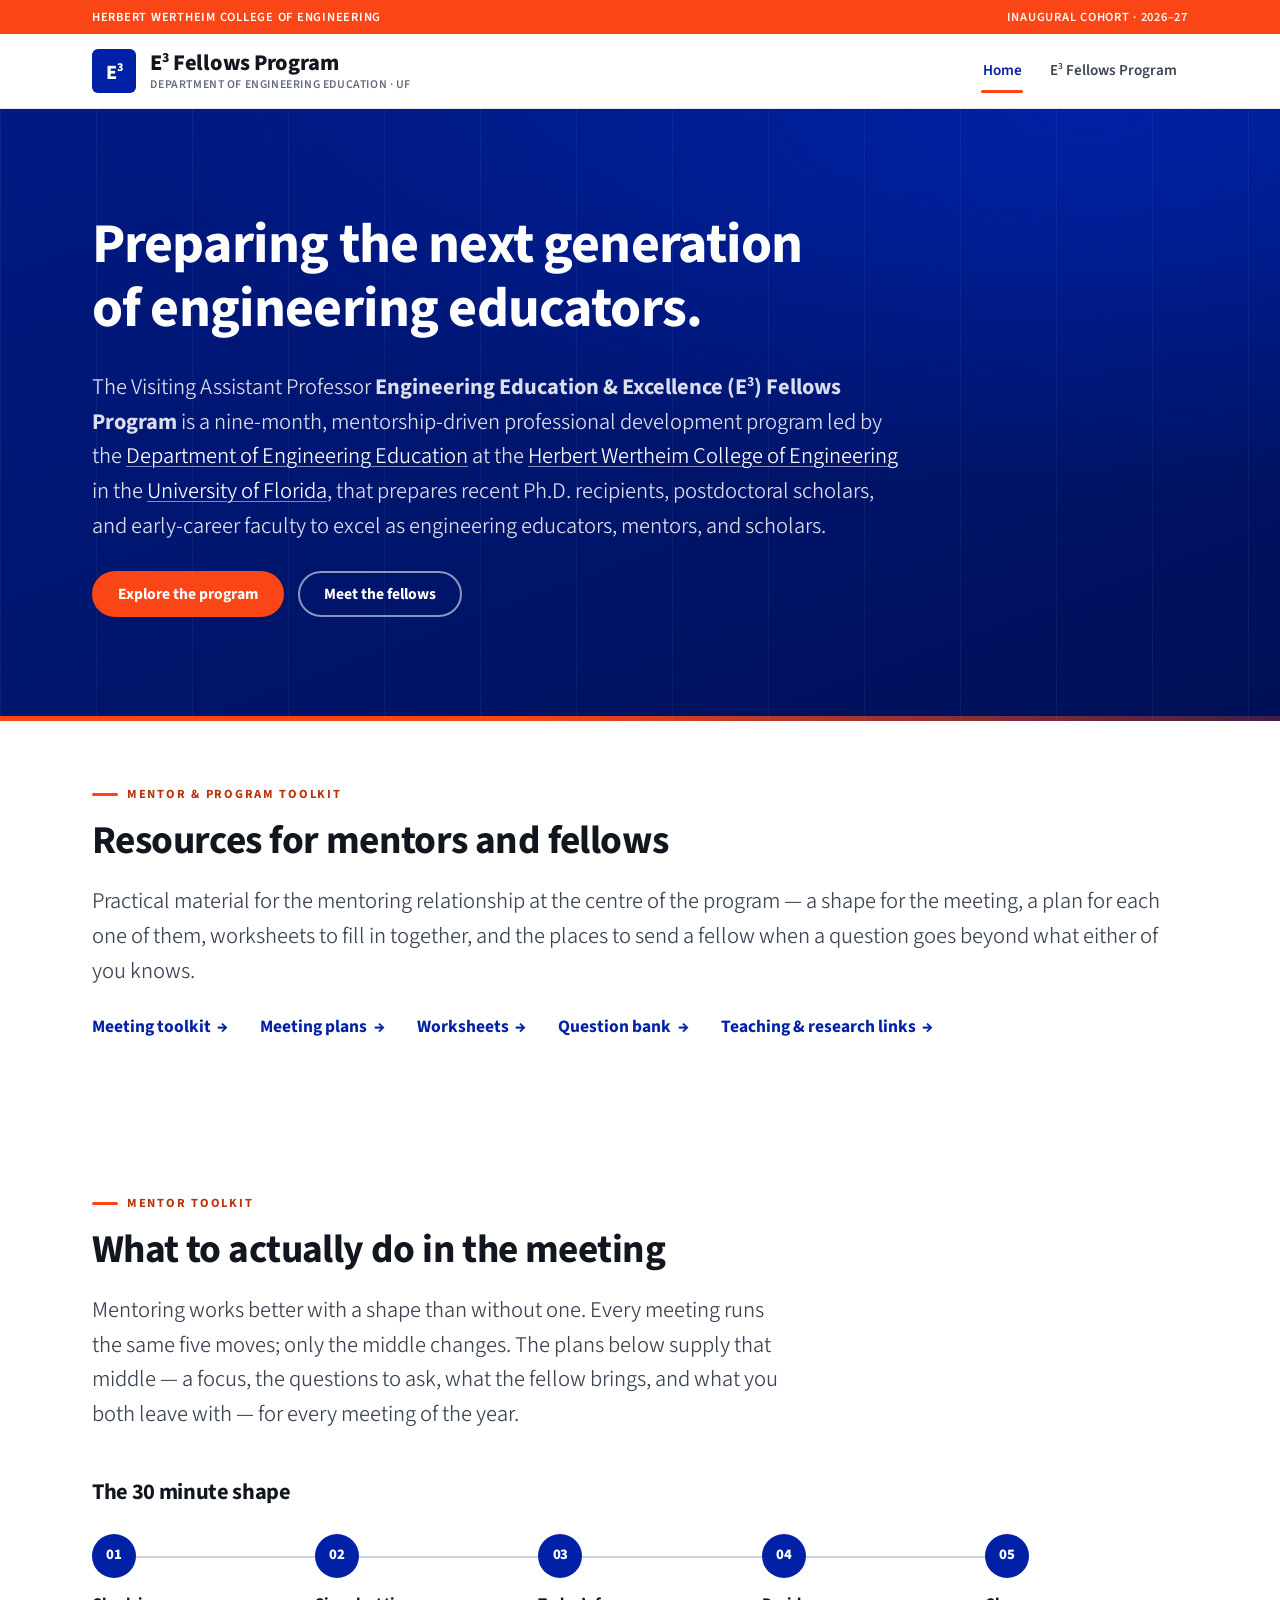
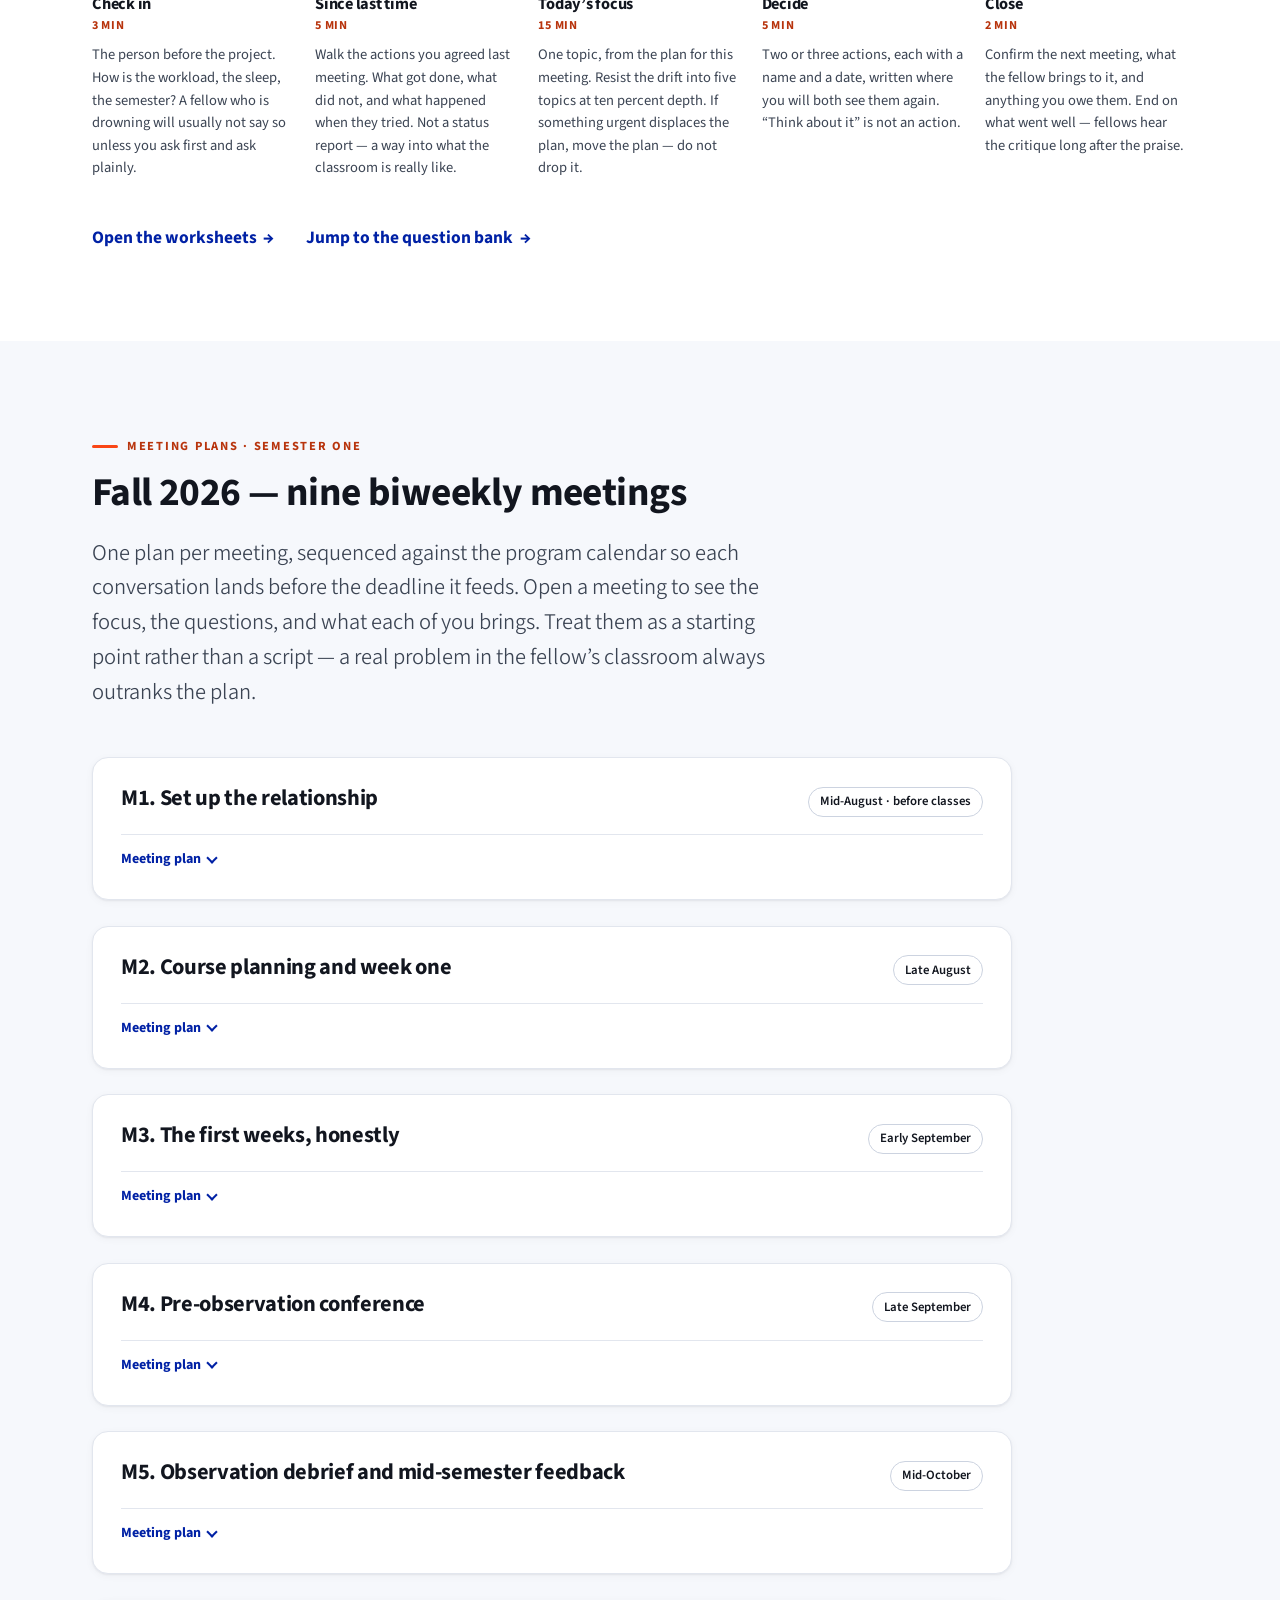
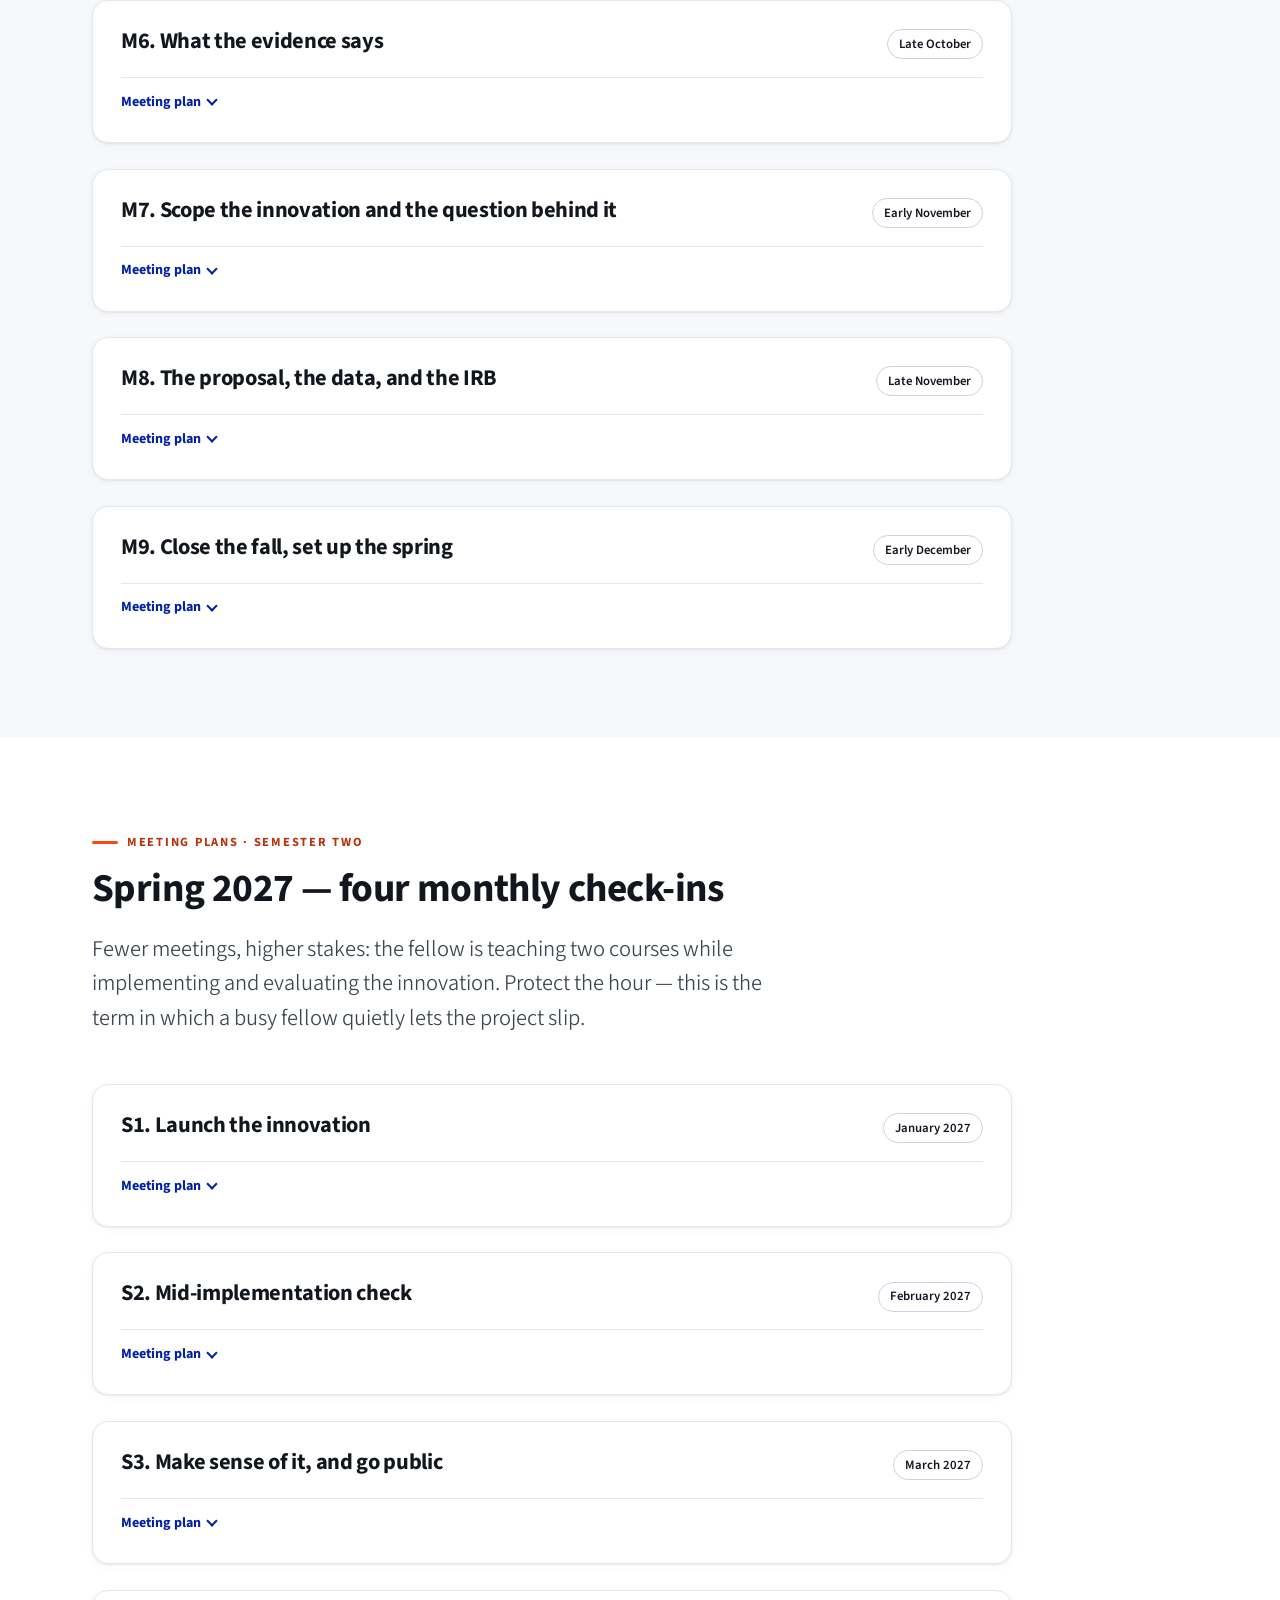
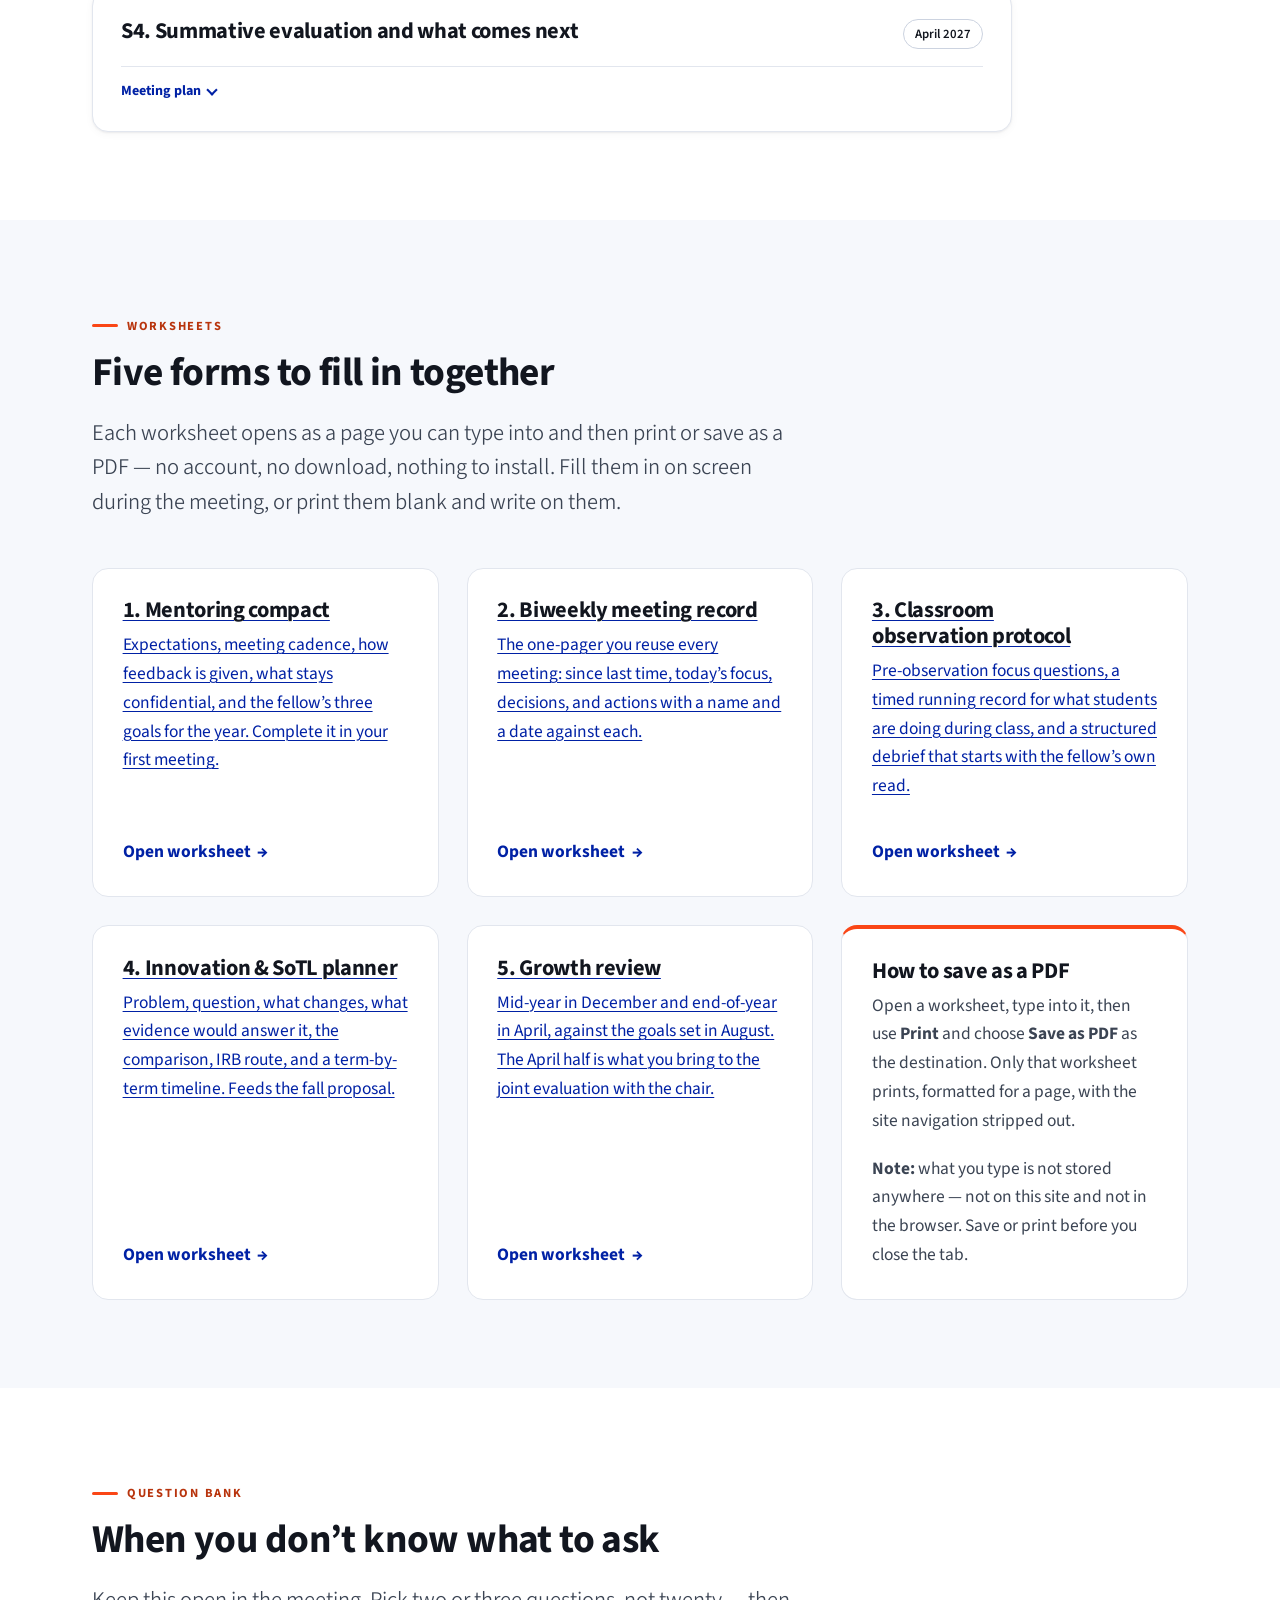
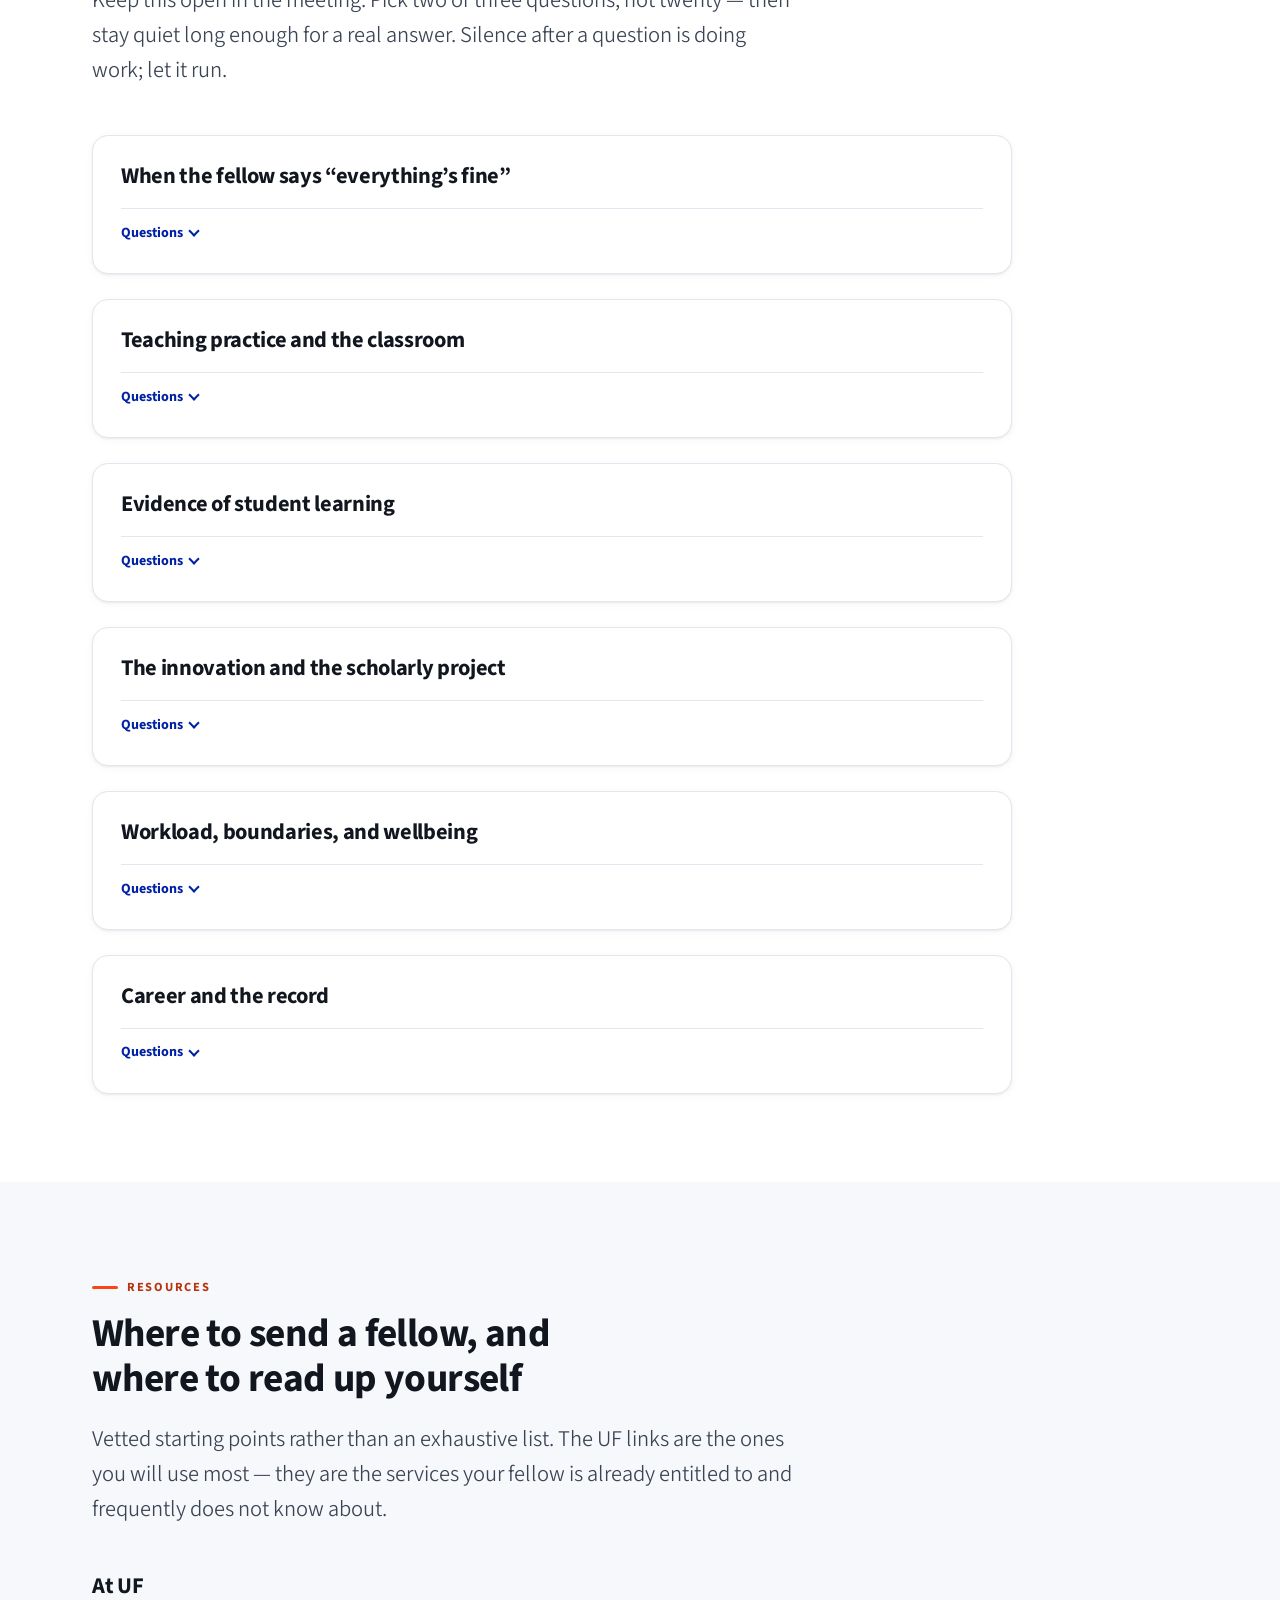
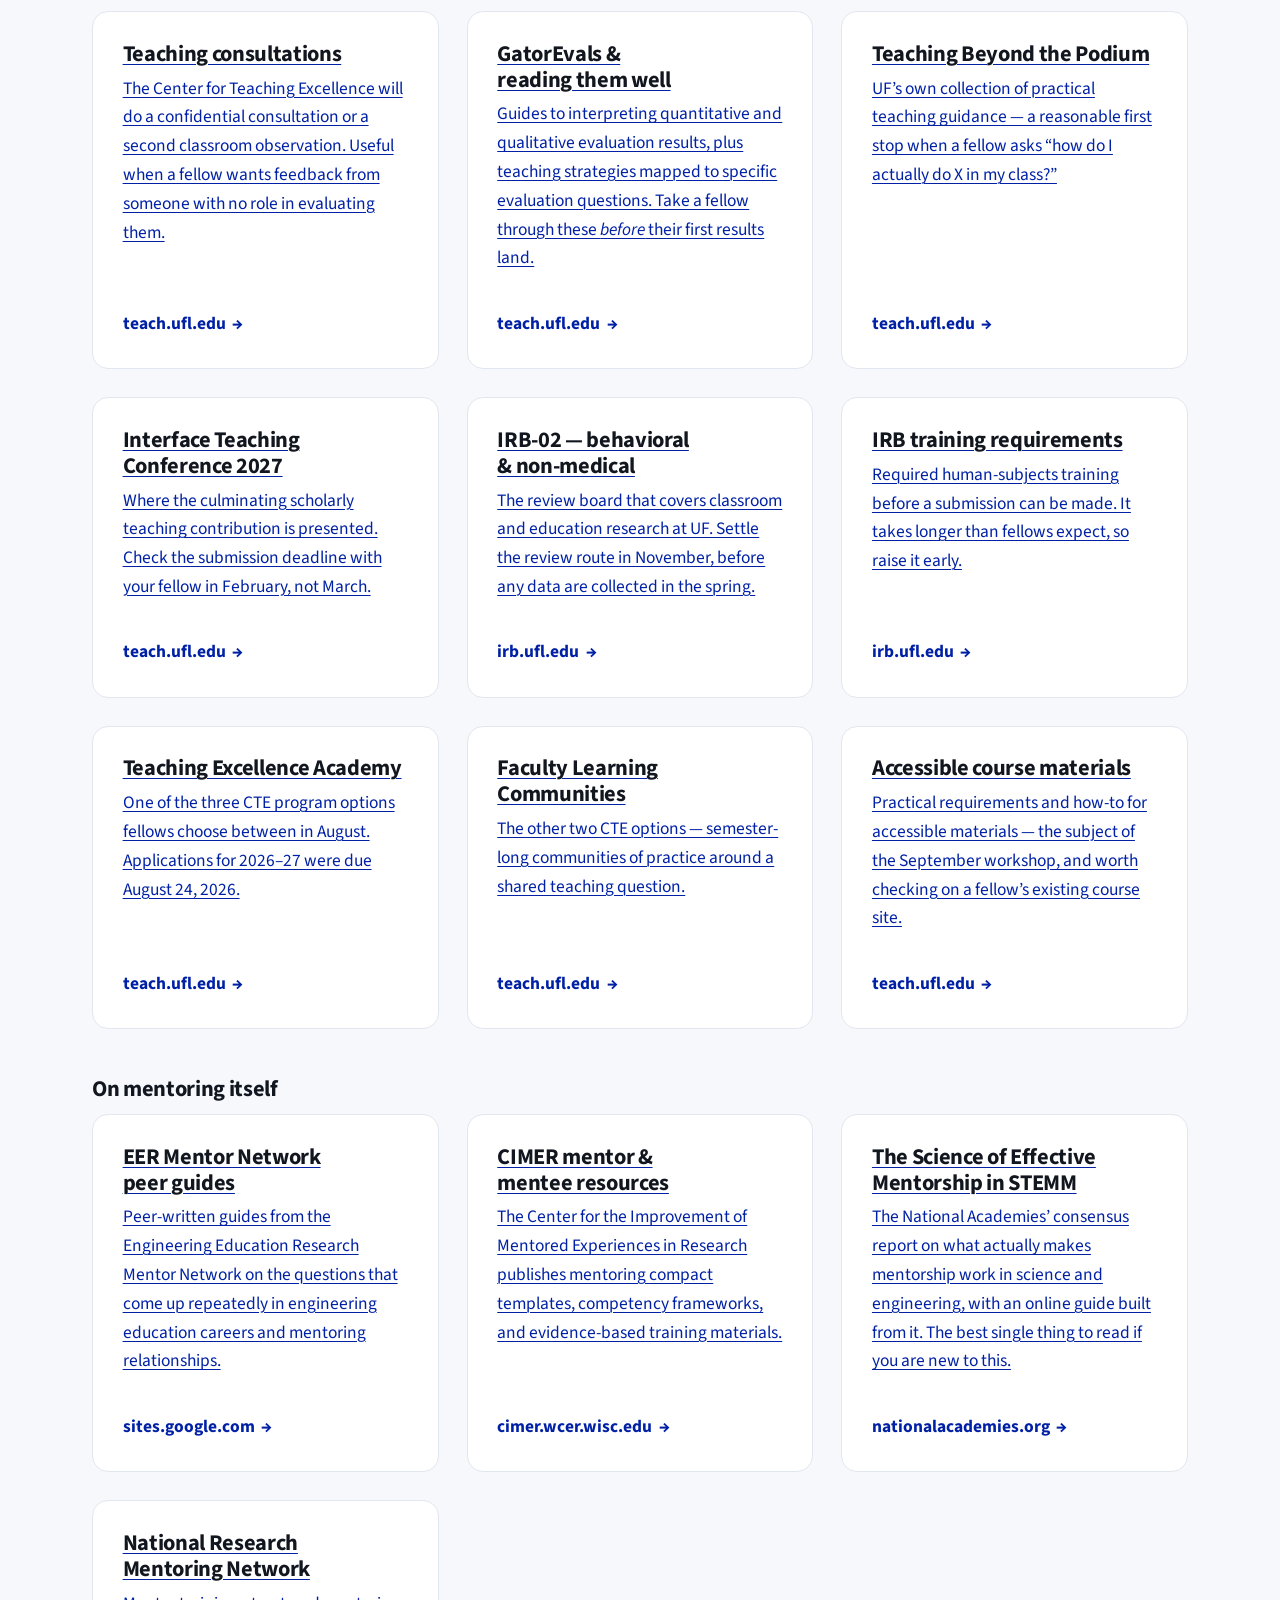
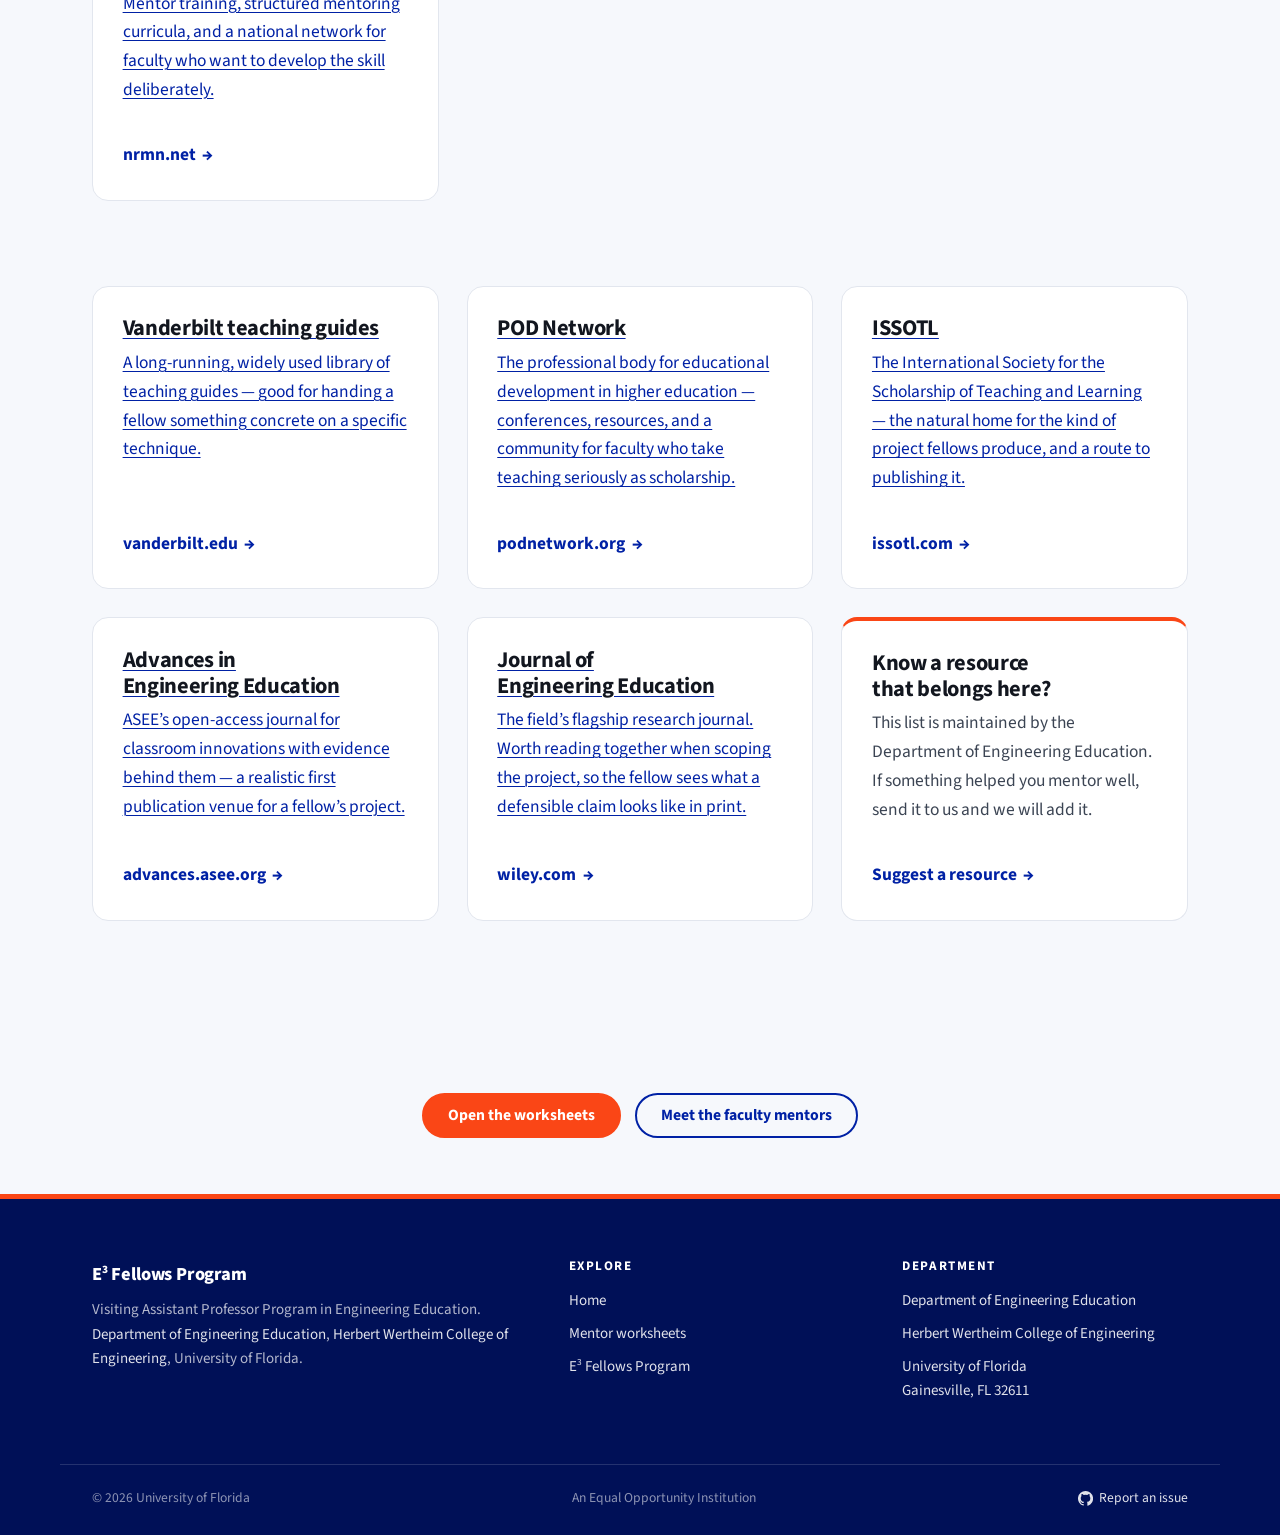
<file: index.html>
<!DOCTYPE html>
<html lang="en">
<head>
<meta charset="utf-8">
<meta name="viewport" content="width=device-width, initial-scale=1">
<title>E&sup3; Fellows Program | Department of Engineering Education, University of Florida</title>
<meta name="description" content="The Visiting Assistant Professor (Engineering Education &amp; Excellence) Fellows Program is a nine-month, mentorship-driven program preparing early-career engineering educators at the University of Florida.">
<link rel="preconnect" href="https://fonts.googleapis.com">
<link rel="preconnect" href="https://fonts.gstatic.com" crossorigin>
<link href="https://fonts.googleapis.com/css2?family=Source+Sans+3:ital,wght@0,300..900;1,300..900&display=swap" rel="stylesheet">
<link rel="stylesheet" href="assets/css/style.css">
<script>document.documentElement.classList.add("js");</script>
</head>
<body>

<a class="skip-link" href="#main">Skip to main content</a>

<div class="topbar">
  <div class="wrap">
    <span><a href="https://www.eng.ufl.edu/" target="_blank" rel="noopener">Herbert Wertheim College of Engineering</a></span>
    <span class="topbar__right">Inaugural Cohort &middot; 2026&ndash;27</span>
  </div>
</div>

<header class="site-header">
  <div class="wrap">
    <a class="brand" href="index.html">
      <span class="brand__mark" aria-hidden="true">E<sup>3</sup></span>
      <span class="brand__text">
        <span class="brand__title">E<sup>3</sup> Fellows Program</span>
        <span class="brand__sub">Department of Engineering Education &middot; UF</span>
      </span>
    </a>
    <button class="nav-toggle" type="button" aria-expanded="false" aria-controls="primary-nav">
      <span class="nav-toggle__bars" aria-hidden="true"><span></span><span></span><span></span></span>
      Menu
    </button>
    <nav class="nav" id="primary-nav" aria-label="Primary">
      <ul>
        <li><a href="index.html" aria-current="page">Home</a></li>
        <li><a href="https://eed.eng.ufl.edu/people/e3-fellows-program/" target="_blank" rel="noopener">E<sup>3</sup> Fellows Program</a></li>
        <!-- <li><a href="program.html">Program</a></li> -->
        <!-- <li><a href="workshops.html">Workshops</a></li> -->
        <!-- <li><a href="fellows.html">Fellows</a></li> -->
        <!-- <li><a href="mentors.html">Mentors</a></li> -->
        <!-- <li><a href="resources.html">Resources</a></li> -->
        <!-- <li><a href="outcomes.html">Outcomes</a></li> -->
        <!-- <li><a href="contact.html">Contact</a></li> -->
      </ul>
    </nav>
  </div>
</header>

<main id="main">

  <!-- ============================ HERO ============================ -->
  <section class="hero">
    <div class="hero__grid-lines" aria-hidden="true"></div>
    <div class="wrap">
      <h1>Preparing the next generation of engineering educators.</h1>
      <p class="lede lede--wide">
        The Visiting Assistant Professor <strong>Engineering Education &amp; Excellence
        (E<sup>3</sup>) Fellows Program</strong> is a nine-month, mentorship-driven
        professional development program led by the
        <a href="https://eed.eng.ufl.edu/" target="_blank" rel="noopener">Department of Engineering Education</a>
        at the
        <a href="https://www.eng.ufl.edu/" target="_blank" rel="noopener">Herbert Wertheim College of Engineering</a>
        in the
        <a href="https://www.ufl.edu/" target="_blank" rel="noopener">University of Florida</a>,
        that prepares recent Ph.D. recipients,
        postdoctoral scholars, and early-career faculty to excel as engineering
        educators, mentors, and scholars.
      </p>
      <div class="btn-row">
        <!-- <a class="btn btn--primary" href="program.html">Explore the program</a> -->
        <a class="btn btn--primary" href="https://eed.eng.ufl.edu/people/e3-fellows-program/" target="_blank" rel="noopener">Explore the program</a>
        <!-- <a class="btn btn--ghost" href="fellows.html">Meet the fellows</a> -->
        <a class="btn btn--ghost" href="https://eed.eng.ufl.edu/people/e3-fellows-program/2026-27-e3-fellows/" target="_blank" rel="noopener">Meet the fellows</a>
      </div>
    </div>
  </section>

  <!-- ============ PREVIOUS HOME-PAGE SECTIONS (retired Nov 2026) ============
       Commented out line by line; to restore, remove the "<!--~" and "~--"
       markers in this block only. See "Retired pages" in memory.md. -->

  <!-- ============================ STATS ============================ -->
  <!--~ <section class="section section--tight"> ~-->
    <!--~ <div class="wrap"> ~-->
      <!--~ <div class="stats reveal"> ~-->
        <!--~ <div class="stat"> ~-->
          <!--~ <span class="stat__num">9</span> ~-->
          <!--~ <span class="stat__label">Months of structured mentorship</span> ~-->
        <!--~ </div> ~-->
        <!--~ <div class="stat"> ~-->
          <!--~ <span class="stat__num">10</span> ~-->
          <!--~ <span class="stat__label">Fellows in the inaugural cohort</span> ~-->
        <!--~ </div> ~-->
        <!--~ <div class="stat"> ~-->
          <!--~ <span class="stat__num">6</span> ~-->
          <!--~ <span class="stat__label">Departments and units represented</span> ~-->
        <!--~ </div> ~-->
        <!--~ <div class="stat"> ~-->
          <!--~ <span class="stat__num">3</span> ~-->
          <!--~ <span class="stat__label">Courses taught per fellow</span> ~-->
        <!--~ </div> ~-->
        <!--~ <div class="stat"> ~-->
          <!--~ <span class="stat__num">5</span> ~-->
          <!--~ <span class="stat__label">Integrated program components</span> ~-->
        <!--~ </div> ~-->
      <!--~ </div> ~-->
    <!--~ </div> ~-->
  <!--~ </section> ~-->

  <!-- ========================== OVERVIEW =========================== -->
  <!--~ <section class="section section--alt"> ~-->
    <!--~ <div class="wrap split"> ~-->
      <!--~ <div class="reveal"> ~-->
        <!--~ <p class="eyebrow">Program overview</p> ~-->
        <!--~ <h2>Teaching excellence, built deliberately.</h2> ~-->
        <!--~ <p> ~-->
          <!--~ Strong engineering researchers are not automatically strong engineering ~-->
          <!--~ teachers &mdash; and few doctoral programs make room for the difference. ~-->
          <!--~ The E<sup>3</sup> Fellows Program closes that gap for Visiting Instructional ~-->
          <!--~ Assistant Professors in the Herbert Wertheim College of Engineering. ~-->
        <!--~ </p> ~-->
        <!--~ <p> ~-->
          <!--~ Over one academic year, fellows teach real courses of record under the ~-->
          <!--~ guidance of an experienced faculty mentor, complete a formal teaching ~-->
          <!--~ development program through UF&rsquo;s Center for Teaching Excellence (CTE), and ~-->
          <!--~ design, implement, and evaluate a teaching innovation of their own &mdash; ~-->
          <!--~ culminating in a scholarly teaching contribution they present publicly. ~-->
        <!--~ </p> ~-->
        <!--~ <p> ~-->
          <!-- <a class="arrow-link" href="program.html">Read the full program structure</a> -->
          <!--~ <a class="arrow-link" href="https://eed.eng.ufl.edu/people/e3-fellows-program/" target="_blank" rel="noopener">Read the full program structure</a> ~-->
        <!--~ </p> ~-->
      <!--~ </div> ~-->

      <!--~ <div class="card card--accent reveal"> ~-->
        <!--~ <h3>Program goals</h3> ~-->
        <!--~ <ul class="checklist"> ~-->
          <!--~ <li>Cultivate effective teaching practices through supervised ~-->
            <!--~ instructional experience, with formative feedback on course planning, ~-->
            <!--~ instruction, assessment, and student engagement.</li> ~-->
          <!--~ <li>Develop reflective teaching habits through sustained faculty ~-->
            <!--~ mentorship and guided observation.</li> ~-->
          <!--~ <li>Ground fellows in evidence-based, student-centered pedagogy and ~-->
            <!--~ instructional technologies, connecting them to UF&rsquo;s broader ~-->
            <!--~ teaching-development ecosystem and community of practice.</li> ~-->
          <!--~ <li>Build capacity to design, implement, and evaluate a teaching ~-->
            <!--~ innovation within a course of record, culminating in a scholarly ~-->
            <!--~ teaching contribution.</li> ~-->
        <!--~ </ul> ~-->
      <!--~ </div> ~-->
    <!--~ </div> ~-->
  <!--~ </section> ~-->

  <!-- ========================= COMPONENTS ========================== -->
  <!--~ <section class="section"> ~-->
    <!--~ <div class="wrap"> ~-->
      <!--~ <div class="section-head section-head--center reveal"> ~-->
        <!--~ <p class="eyebrow">How it works</p> ~-->
        <!--~ <h2>Five integrated components</h2> ~-->
        <!--~ <p class="lede"> ~-->
          <!--~ Every fellow participates in all five. Together they connect day-to-day ~-->
          <!--~ classroom practice to sustained mentorship, formal pedagogical training, ~-->
          <!--~ a monthly cohort workshop, and public scholarship. ~-->
        <!--~ </p> ~-->
      <!--~ </div> ~-->

      <!--~ <div class="grid grid--5"> ~-->
        <!--~ <article class="card card--link reveal"> ~-->
          <!--~ <div class="card__icon" aria-hidden="true"> ~-->
            <!--~ <svg viewBox="0 0 24 24" fill="none" stroke="currentColor" stroke-width="1.8" stroke-linecap="round" stroke-linejoin="round"> ~-->
              <!--~ <path d="M3 6h7a3 3 0 0 1 3 3v10a2.5 2.5 0 0 0-2.5-2.5H3Z"/> ~-->
              <!--~ <path d="M21 6h-7a3 3 0 0 0-3 3v10a2.5 2.5 0 0 1 2.5-2.5H21Z"/> ~-->
            <!--~ </svg> ~-->
          <!--~ </div> ~-->
          <!--~ <h3>Embedded supervised teaching</h3> ~-->
          <!--~ <p>One course in Fall 2026 and two in Spring 2027, with formative feedback ~-->
            <!--~ on planning, instruction, assessment, and student engagement.</p> ~-->
        <!--~ </article> ~-->

        <!--~ <article class="card card--link reveal"> ~-->
          <!--~ <div class="card__icon" aria-hidden="true"> ~-->
            <!--~ <svg viewBox="0 0 24 24" fill="none" stroke="currentColor" stroke-width="1.8" stroke-linecap="round" stroke-linejoin="round"> ~-->
              <!--~ <circle cx="9" cy="8" r="3.2"/> ~-->
              <!--~ <path d="M3 20v-1a5 5 0 0 1 5-5h2a5 5 0 0 1 5 5v1"/> ~-->
              <!--~ <path d="M16.5 4.4a3.2 3.2 0 0 1 0 6.2"/> ~-->
              <!--~ <path d="M18 14.2A5 5 0 0 1 21 19v1"/> ~-->
            <!--~ </svg> ~-->
          <!--~ </div> ~-->
          <!--~ <h3>Faculty mentorship</h3> ~-->
          <!--~ <p>A paired faculty mentor meets biweekly ahead of and through the ~-->
            <!--~ semester, then monthly &mdash; observing, advising, and giving feedback.</p> ~-->
        <!--~ </article> ~-->

        <!--~ <article class="card card--link reveal"> ~-->
          <!--~ <div class="card__icon" aria-hidden="true"> ~-->
            <!--~ <svg viewBox="0 0 24 24" fill="none" stroke="currentColor" stroke-width="1.8" stroke-linecap="round" stroke-linejoin="round"> ~-->
              <!--~ <path d="M12 3 2.5 8 12 13l9.5-5L12 3Z"/> ~-->
              <!--~ <path d="M6.5 10.4V16c0 1.7 2.5 3 5.5 3s5.5-1.3 5.5-3v-5.6"/> ~-->
              <!--~ <path d="M21.5 8v6"/> ~-->
            <!--~ </svg> ~-->
          <!--~ </div> ~-->
          <!--~ <h3>Structured professional development</h3> ~-->
          <!--~ <p>A formal Center for Teaching Excellence program in Fall 2026 &mdash; ~-->
            <!--~ the Teaching Excellence Academy or one of two AI-focused Faculty ~-->
            <!--~ Learning Communities.</p> ~-->
        <!--~ </article> ~-->

        <!--~ <article class="card card--link reveal"> ~-->
          <!--~ <div class="card__icon" aria-hidden="true"> ~-->
            <!--~ <svg viewBox="0 0 24 24" fill="none" stroke="currentColor" stroke-width="1.8" stroke-linecap="round" stroke-linejoin="round"> ~-->
              <!--~ <rect x="3" y="4.5" width="18" height="16" rx="2.5"/> ~-->
              <!--~ <path d="M3 9.5h18"/><path d="M7.5 2.5v4"/><path d="M16.5 2.5v4"/> ~-->
              <!--~ <circle cx="8" cy="13.5" r="1.1" fill="currentColor" stroke="none"/> ~-->
              <!--~ <circle cx="12" cy="13.5" r="1.1" fill="currentColor" stroke="none"/> ~-->
              <!--~ <circle cx="16" cy="13.5" r="1.1" fill="currentColor" stroke="none"/> ~-->
              <!--~ <circle cx="8" cy="17.2" r="1.1" fill="currentColor" stroke="none"/> ~-->
              <!--~ <circle cx="12" cy="17.2" r="1.1" fill="currentColor" stroke="none"/> ~-->
            <!--~ </svg> ~-->
          <!--~ </div> ~-->
          <!--~ <h3>Monthly E<sup>3</sup> workshops</h3> ~-->
          <!--~ <p>Nine EEd-hosted sessions, one per month from August 2026 to April 2027, ~-->
            <!--~ on teaching, computing, and research practice.</p> ~-->
        <!--~ </article> ~-->

        <!--~ <article class="card card--link reveal"> ~-->
          <!--~ <div class="card__icon" aria-hidden="true"> ~-->
            <!--~ <svg viewBox="0 0 24 24" fill="none" stroke="currentColor" stroke-width="1.8" stroke-linecap="round" stroke-linejoin="round"> ~-->
              <!--~ <path d="M9 18h6"/><path d="M10 21.5h4"/> ~-->
              <!--~ <path d="M12 2.5a6 6 0 0 1 3.6 10.8c-.6.5-.9 1-.9 1.7v.5H9.3V15c0-.7-.3-1.2-.9-1.7A6 6 0 0 1 12 2.5Z"/> ~-->
            <!--~ </svg> ~-->
          <!--~ </div> ~-->
          <!--~ <h3>Scholarly teaching &amp; SoTL</h3> ~-->
          <!--~ <p>Observe exemplary courses, propose an instructional innovation, evaluate ~-->
            <!--~ it in a spring course, and present at the CTE Interface Conference.</p> ~-->
        <!--~ </article> ~-->
      <!--~ </div> ~-->

      <!--~ <div class="btn-row" style="justify-content:center"> ~-->
        <!-- <a class="btn btn--outline" href="program.html">See each component in detail</a> -->
        <!--~ <a class="btn btn--outline" href="https://eed.eng.ufl.edu/people/e3-fellows-program/" target="_blank" rel="noopener">See each component in detail</a> ~-->
      <!--~ </div> ~-->
    <!--~ </div> ~-->
  <!--~ </section> ~-->

  <!-- ========================== TIMELINE =========================== -->
  <!--~ <section class="section section--alt"> ~-->
    <!--~ <div class="wrap split"> ~-->
      <!--~ <div class="reveal"> ~-->
        <!--~ <p class="eyebrow">Timeline</p> ~-->
        <!--~ <h2>Nine months, two semesters, one arc.</h2> ~-->
        <!--~ <p> ~-->
          <!--~ Fall 2026 builds the foundation: teaching one course, completing the CTE ~-->
          <!--~ program, observing exemplary engineering courses, and proposing an ~-->
          <!--~ instructional innovation. Spring 2027 puts it to work: teaching two ~-->
          <!--~ courses while implementing and evaluating that innovation. ~-->
        <!--~ </p> ~-->
        <!--~ <p> ~-->
          <!--~ The year closes with a scholarly teaching presentation at the CTE ~-->
          <!--~ Interface Conference and a joint summative evaluation by the faculty ~-->
          <!--~ mentor and department chair. ~-->
        <!--~ </p> ~-->
        <!-- <p><a class="arrow-link" href="program.html#timeline">View the full timeline &amp; activities</a></p> -->
      <!--~ </div> ~-->

      <!--~ <ol class="phases reveal"> ~-->
        <!--~ <li> ~-->
          <!--~ <span class="phase__when">August &ndash; December 2026</span> ~-->
          <!--~ <h3 class="phase__title">Fall: foundation</h3> ~-->
          <!--~ <p>Teach one course. Begin biweekly mentoring. Complete a CTE teaching ~-->
            <!--~ development program. Observe two exemplary class sessions.</p> ~-->
        <!--~ </li> ~-->
        <!--~ <li> ~-->
          <!--~ <span class="phase__when">December 2026</span> ~-->
          <!--~ <h3 class="phase__title">Innovation proposal</h3> ~-->
          <!--~ <p>Propose a pedagogy, technology, assessment strategy, or course ~-->
            <!--~ redesign to implement in the spring.</p> ~-->
        <!--~ </li> ~-->
        <!--~ <li> ~-->
          <!--~ <span class="phase__when">January &ndash; April 2027</span> ~-->
          <!--~ <h3 class="phase__title">Spring: implementation</h3> ~-->
          <!--~ <p>Teach two courses. Implement and evaluate the instructional innovation ~-->
            <!--~ in one of them.</p> ~-->
        <!--~ </li> ~-->
        <!--~ <li class="is-milestone"> ~-->
          <!--~ <span class="phase__when">Spring 2027</span> ~-->
          <!--~ <h3 class="phase__title">CTE Interface Conference</h3> ~-->
          <!--~ <p>Present the scholarly teaching contribution, then complete the joint ~-->
            <!--~ summative evaluation.</p> ~-->
        <!--~ </li> ~-->
      <!--~ </ol> ~-->
    <!--~ </div> ~-->
  <!--~ </section> ~-->

  <!-- ========================== WORKSHOPS ========================== -->
  <!--~ <section class="section"> ~-->
    <!--~ <div class="wrap"> ~-->
      <!--~ <div class="section-head section-head--center reveal"> ~-->
        <!--~ <p class="eyebrow">Monthly workshops</p> ~-->
        <!--~ <h2>One workshop every month</h2> ~-->
        <!--~ <p class="lede"> ~-->
          <!--~ Alongside teaching and mentorship, the Department of Engineering ~-->
          <!--~ Education hosts a workshop for the cohort every month of the appointment, ~-->
          <!--~ August 2026 through April 2027. The fall sessions cover Canvas and course ~-->
          <!--~ setup, accessible course materials, HiPerGator, evidence-backed student ~-->
          <!--~ engagement, educational research methods, and research data practice. ~-->
        <!--~ </p> ~-->
      <!--~ </div> ~-->

      <!--~ <ul class="speakers speakers--center reveal"> ~-->
        <!--~ <li> ~-->
          <!--~ <div class="speaker"> ~-->
            <!--~ <div class="speaker__photo"> ~-->
              <!--~ <img src="assets/img/headshots/amanpreet-kapoor.jpg" alt="Headshot of Amanpreet Kapoor" loading="lazy" width="300" height="288"> ~-->
            <!--~ </div> ~-->
            <!--~ <div> ~-->
              <!--~ <span class="speaker__name">Amanpreet Kapoor, Ph.D.</span> ~-->
              <!--~ <span class="speaker__role">Aug 19 &middot; Program launch &amp; Canvas</span> ~-->
            <!--~ </div> ~-->
          <!--~ </div> ~-->
        <!--~ </li> ~-->
        <!--~ <li> ~-->
          <!--~ <div class="speaker"> ~-->
            <!--~ <div class="speaker__photo"> ~-->
              <!--~ <img src="assets/img/headshots/john-mendoza-garcia.jpg" alt="Headshot of John Mendoza-Garcia" loading="lazy" width="300" height="400"> ~-->
            <!--~ </div> ~-->
            <!--~ <div> ~-->
              <!--~ <span class="speaker__name">John Mendoza-Garcia, Ph.D.</span> ~-->
              <!--~ <span class="speaker__role">Sep 18 &middot; Accessible course materials</span> ~-->
            <!--~ </div> ~-->
          <!--~ </div> ~-->
        <!--~ </li> ~-->
        <!--~ <li> ~-->
          <!--~ <div class="speaker"> ~-->
            <!--~ <div class="speaker__photo"> ~-->
              <!--~ <img src="assets/img/headshots/matt-gitzendanner.jpg" alt="Headshot of Matt Gitzendanner" loading="lazy" width="414" height="532"> ~-->
            <!--~ </div> ~-->
            <!--~ <div> ~-->
              <!--~ <span class="speaker__name">Matt Gitzendanner, Ph.D.</span> ~-->
              <!--~ <span class="speaker__role">Sep 18 &middot; HiPerGator 101</span> ~-->
            <!--~ </div> ~-->
          <!--~ </div> ~-->
        <!--~ </li> ~-->
        <!--~ <li> ~-->
          <!--~ <div class="speaker"> ~-->
            <!--~ <div class="speaker__photo"> ~-->
              <!--~ <img src="assets/img/headshots/nancy-ruzycki.jpg" alt="Headshot of Nancy Ruzycki" loading="lazy" width="600" height="600"> ~-->
            <!--~ </div> ~-->
            <!--~ <div> ~-->
              <!--~ <span class="speaker__name">Nancy Ruzycki, Ph.D.</span> ~-->
              <!--~ <span class="speaker__role">Dec 4 &middot; Research data &amp; IRB basics</span> ~-->
            <!--~ </div> ~-->
          <!--~ </div> ~-->
        <!--~ </li> ~-->
      <!--~ </ul> ~-->

      <!-- <div class="btn-row" style="justify-content:center"> -->
        <!-- <a class="btn btn--outline" href="workshops.html">See the workshop schedule</a> -->
      <!-- </div> -->
    <!--~ </div> ~-->
  <!--~ </section> ~-->

  <!-- =========================== COHORT ============================ -->
  <!--~ <section class="section"> ~-->
    <!--~ <div class="wrap"> ~-->
      <!--~ <div class="section-head reveal"> ~-->
        <!--~ <p class="eyebrow">The inaugural cohort</p> ~-->
        <!--~ <h2>Ten fellows, six units, one college</h2> ~-->
        <!--~ <p class="lede"> ~-->
          <!--~ The first E<sup>3</sup> cohort spans the breadth of the Herbert Wertheim ~-->
          <!--~ College of Engineering, from core disciplinary departments to ~-->
          <!--~ engineering leadership and innovation. ~-->
        <!--~ </p> ~-->
        <!--~ <p class="link-row"> ~-->
          <!-- <a class="arrow-link" href="fellows.html">Meet the fellows</a> -->
          <!--~ <a class="arrow-link" href="https://eed.eng.ufl.edu/people/e3-fellows-program/2026-27-e3-fellows/" target="_blank" rel="noopener">Meet the fellows</a> ~-->
          <!-- <a class="arrow-link" href="mentors.html">Meet the mentors</a> -->
          <!--~ <a class="arrow-link" href="https://eed.eng.ufl.edu/people/e3-fellows-program/faculty-mentors/" target="_blank" rel="noopener">Meet the mentors</a> ~-->
        <!--~ </p> ~-->
      <!--~ </div> ~-->

      <!--~ <dl class="dept-tally reveal"> ~-->
        <!--~ <div> ~-->
          <!--~ <dt><a href="https://eed.eng.ufl.edu/" target="_blank" rel="noopener">Engineering Education</a></dt> ~-->
          <!--~ <dd>1</dd> ~-->
        <!--~ </div> ~-->
        <!--~ <div> ~-->
          <!--~ <dt><a href="https://www.che.ufl.edu/" target="_blank" rel="noopener">Chemical Engineering</a></dt> ~-->
          <!--~ <dd>2</dd> ~-->
        <!--~ </div> ~-->
        <!--~ <div> ~-->
          <!--~ <dt><a href="https://bme.ufl.edu/" target="_blank" rel="noopener">Biomedical Engineering</a></dt> ~-->
          <!--~ <dd>3</dd> ~-->
        <!--~ </div> ~-->
        <!--~ <div> ~-->
          <!--~ <dt><a href="https://www.mse.ufl.edu/" target="_blank" rel="noopener">Materials Science &amp; Engineering</a></dt> ~-->
          <!--~ <dd>2</dd> ~-->
        <!--~ </div> ~-->
        <!--~ <div> ~-->
          <!--~ <dt><a href="https://www.eng.ufl.edu/leadership/" target="_blank" rel="noopener">Engineering Leadership</a></dt> ~-->
          <!--~ <dd>1</dd> ~-->
        <!--~ </div> ~-->
        <!--~ <div> ~-->
          <!--~ <dt><a href="https://www.eng.ufl.edu/innovation/" target="_blank" rel="noopener">Engineering Innovation</a></dt> ~-->
          <!--~ <dd>1</dd> ~-->
        <!--~ </div> ~-->
      <!--~ </dl> ~-->
    <!--~ </div> ~-->
  <!--~ </section> ~-->



  <!-- ===================== MENTOR & PROGRAM TOOLKIT ===================== -->
  <section class="section section--tight" id="mentor-toolkit">
    <div class="wrap">
      <p class="eyebrow">Mentor &amp; Program Toolkit</p>
      <h2>Resources for mentors and fellows</h2>
      <p class="lede">
        Practical material for the mentoring relationship at the centre of the
        program &mdash; a shape for the meeting, a plan for each one of them,
        worksheets to fill in together, and the places to send a fellow when a
        question goes beyond what either of you knows.
      </p>
      <p class="link-row">
        <a class="arrow-link" href="#toolkit">Meeting toolkit</a>
        <a class="arrow-link" href="#meeting-plans">Meeting plans</a>
        <a class="arrow-link" href="#worksheets">Worksheets</a>
        <a class="arrow-link" href="#question-bank">Question bank</a>
        <a class="arrow-link" href="#external">Teaching &amp; research links</a>
      </p>
    </div>
  </section>

  <!-- ==================== THE MEETING SHAPE ======================== -->
  <section class="section" id="toolkit">
    <div class="wrap">
      <div class="section-head reveal">
        <p class="eyebrow">Mentor toolkit</p>
        <h2>What to actually do in the meeting</h2>
        <p class="lede">
          Mentoring works better with a shape than without one. Every meeting runs
          the same five moves; only the middle changes. The plans below supply that
          middle &mdash; a focus, the questions to ask, what the fellow brings, and
          what you both leave with &mdash; for every meeting of the year.
        </p>
      </div>

      <div class="reveal">
        <h3 class="steps__heading">The 30 minute shape</h3>
        <ol class="steps">
        <li class="step">
          <h4 class="step__title">Check in</h4>
          <p class="step__when">3 min</p>
          <p class="step__text">The person before the project. How is the workload, the sleep, the semester? A fellow who is drowning will usually not say so unless you ask first and ask plainly.</p>
        </li>
        <li class="step">
          <h4 class="step__title">Since last time</h4>
          <p class="step__when">5 min</p>
          <p class="step__text">Walk the actions you agreed last meeting. What got done, what did not, and what happened when they tried. Not a status report &mdash; a way into what the classroom is really like.</p>
        </li>
        <li class="step">
          <h4 class="step__title">Today&rsquo;s focus</h4>
          <p class="step__when">15 min</p>
          <p class="step__text">One topic, from the plan for this meeting. Resist the drift into five topics at ten percent depth. If something urgent displaces the plan, move the plan &mdash; do not drop it.</p>
        </li>
        <li class="step">
          <h4 class="step__title">Decide</h4>
          <p class="step__when">5 min</p>
          <p class="step__text">Two or three actions, each with a name and a date, written where you will both see them again. &ldquo;Think about it&rdquo; is not an action.</p>
        </li>
        <li class="step">
          <h4 class="step__title">Close</h4>
          <p class="step__when">2 min</p>
          <p class="step__text">Confirm the next meeting, what the fellow brings to it, and anything you owe them. End on what went well &mdash; fellows hear the critique long after the praise.</p>
        </li>
        </ol>
      </div>

      <p class="link-row" style="margin-top:clamp(2rem, 4vw, 2.75rem)">
        <a class="arrow-link" href="mentor-worksheets.html">Open the worksheets</a>
        <a class="arrow-link" href="#question-bank">Jump to the question bank</a>
      </p>
    </div>
  </section>

  <!-- ==================== MEETING PLANS: FALL ====================== -->
  <section class="section section--alt" id="meeting-plans">
    <div class="wrap">
      <div class="section-head reveal">
        <p class="eyebrow">Meeting plans &middot; semester one</p>
        <h2>Fall 2026 &mdash; nine biweekly meetings</h2>
        <p class="lede">
          One plan per meeting, sequenced against the program calendar so each
          conversation lands before the deadline it feeds. Open a meeting to see the
          focus, the questions, and what each of you brings. Treat them as a
          starting point rather than a script &mdash; a real problem in the
          fellow&rsquo;s classroom always outranks the plan.
        </p>
      </div>

      <ol class="workshops reveal">

        <!-- ---------------------- Meeting 1 ----------------------- -->
        <li>
          <article class="workshop">
            <div class="workshop__head">
              <h3 class="workshop__title">M1. Set up the relationship</h3>
              <ul class="chips workshop__meta">
                <li class="chip chip--when">Mid-August &middot; before classes</li>
              </ul>
            </div>

            <details class="workshop__details">
              <summary>Meeting plan</summary>
              <div class="workshop__body">
                <p class="workshop__intro">
                  Spend the first meeting on how you will work together, not on
                  teaching. Making this explicit now prevents most of the mismatches
                  that otherwise surface in October. Fill in the
                  <a href="mentor-worksheets.html#sheet-compact">mentoring compact</a>
                  together, on screen, during this meeting.
                </p>
                <ul class="workshop__agenda">
                  <li><b>Ask:</b> What made you want this fellowship &mdash; and what
                    do you want to be true in April that is not true today?</li>
                  <li><b>Ask:</b> What kind of feedback actually helps you? In the
                    moment, in writing, or after you have had time to sit with
                    it?</li>
                  <li><b>Ask:</b> What stays between us, and what may I share with
                    the program or with your chair?</li>
                  <li><b>Ask:</b> Where do you want me to push you, and where do you
                    want room to work it out yourself?</li>
                  <li><b>Ask:</b> What does a bad week look like for you &mdash; and
                    how would I know you were having one?</li>
                  <li><b>Fellow brings:</b> CV, the course they are assigned, and a
                    rough sense of their goals.</li>
                  <li><b>You both leave with:</b> a completed compact, recurring
                    calendar holds for the semester, and three goals for the year
                    written in the fellow&rsquo;s own words.</li>
                </ul>
              </div>
            </details>
          </article>
        </li>

        <!-- ---------------------- Meeting 2 ----------------------- -->
        <li>
          <article class="workshop">
            <div class="workshop__head">
              <h3 class="workshop__title">M2. Course planning and week one</h3>
              <ul class="chips workshop__meta">
                <li class="chip chip--when">Late August</li>
              </ul>
            </div>

            <details class="workshop__details">
              <summary>Meeting plan</summary>
              <div class="workshop__body">
                <p class="workshop__intro">
                  The syllabus and the first two weeks, in detail. This meeting also
                  carries a hard deadline: CTE program applications are due
                  <strong>Monday, August 24, 2026</strong>, so confirm the
                  fellow&rsquo;s choice is submitted before you finish.
                </p>
                <ul class="workshop__agenda">
                  <li><b>Ask:</b> Walk me through the first class. What will students
                    be doing in the first twenty minutes?</li>
                  <li><b>Ask:</b> What are the three things a student must be able to
                    do by the end of this course &mdash; and where does the syllabus
                    say so?</li>
                  <li><b>Ask:</b> Where does a struggling student find out they are
                    struggling, and how early in the term is that?</li>
                  <li><b>Ask:</b> Which CTE program did you choose, and why that one
                    over the others?</li>
                  <li><b>Ask:</b> What is the single thing about this course you are
                    most worried about?</li>
                  <li><b>Fellow brings:</b> draft syllabus, the first two weeks of
                    class plans, and the CTE application.</li>
                  <li><b>You both leave with:</b> written syllabus feedback, the CTE
                    application submitted, and a date on the calendar for your
                    classroom observation.</li>
                </ul>
              </div>
            </details>
          </article>
        </li>

        <!-- ---------------------- Meeting 3 ----------------------- -->
        <li>
          <article class="workshop">
            <div class="workshop__head">
              <h3 class="workshop__title">M3. The first weeks, honestly</h3>
              <ul class="chips workshop__meta">
                <li class="chip chip--when">Early September</li>
              </ul>
            </div>

            <details class="workshop__details">
              <summary>Meeting plan</summary>
              <div class="workshop__body">
                <p class="workshop__intro">
                  Three weeks in, the plan has met the room. This is the meeting
                  where a fellow will tell you something is not working &mdash; if
                  you make it safe to say so. Say plainly that a class going badly is
                  normal and is not the thing they are being evaluated on.
                </p>
                <ul class="workshop__agenda">
                  <li><b>Ask:</b> What surprised you in the first two weeks?</li>
                  <li><b>Ask:</b> Where did students get stuck that you did not
                    expect them to?</li>
                  <li><b>Ask:</b> What did you plan and not get to? What did you cut,
                    and how did you decide?</li>
                  <li><b>Ask:</b> How do you know whether they are learning &mdash;
                    as opposed to whether they are satisfied?</li>
                  <li><b>Ask:</b> What is taking far more time than you budgeted
                    for?</li>
                  <li><b>Fellow brings:</b> a piece of student work, and one class
                    that did not go the way they intended.</li>
                  <li><b>You both leave with:</b> one concrete change to try in the
                    next two weeks, and the observation date confirmed.</li>
                </ul>
              </div>
            </details>
          </article>
        </li>

        <!-- ---------------------- Meeting 4 ----------------------- -->
        <li>
          <article class="workshop">
            <div class="workshop__head">
              <h3 class="workshop__title">M4. Pre-observation conference</h3>
              <ul class="chips workshop__meta">
                <li class="chip chip--when">Late September</li>
              </ul>
            </div>

            <details class="workshop__details">
              <summary>Meeting plan</summary>
              <div class="workshop__body">
                <p class="workshop__intro">
                  An observation without a pre-conference collects the wrong
                  evidence. Agree here on what you are looking for, so the fellow
                  owns the focus and your notes answer a question they actually
                  asked. Use part one of the
                  <a href="mentor-worksheets.html#sheet-observation">observation protocol</a>.
                  This is also the window in which the fellow attends their own two
                  observation sessions in exemplary engineering courses &mdash; ask
                  what they are watching for there, too.
                </p>
                <ul class="workshop__agenda">
                  <li><b>Ask:</b> What do you want evidence about? What should I be
                    counting or writing down?</li>
                  <li><b>Ask:</b> What will students be doing, minute to minute? How
                    long will you talk without interruption?</li>
                  <li><b>Ask:</b> What would &ldquo;this went well&rdquo; look like,
                    described by what students do rather than by how you feel?</li>
                  <li><b>Ask:</b> Is there anything you would rather I not focus on
                    this time?</li>
                  <li><b>Ask:</b> Do you want my raw notes, or the organized
                    version?</li>
                  <li><b>Fellow brings:</b> the lesson plan, the materials students
                    will see, and any context about the group.</li>
                  <li><b>You both leave with:</b> two or three agreed focus
                    questions, the logistics settled, and the debrief booked within
                    a week of the visit.</li>
                </ul>
              </div>
            </details>
          </article>
        </li>

        <!-- ---------------------- Meeting 5 ----------------------- -->
        <li>
          <article class="workshop">
            <div class="workshop__head">
              <h3 class="workshop__title">M5. Observation debrief and mid-semester feedback</h3>
              <ul class="chips workshop__meta">
                <li class="chip chip--when">Mid-October</li>
              </ul>
            </div>

            <details class="workshop__details">
              <summary>Meeting plan</summary>
              <div class="workshop__body">
                <p class="workshop__intro">
                  Order matters here: the fellow reflects first, then you present
                  what you saw as description, then you interpret it together. Pair
                  it with a mid-semester feedback round from students &mdash; taken
                  now, there is still time to act on it, which is the entire point.
                </p>
                <ul class="workshop__agenda">
                  <li><b>Ask first:</b> Before I say anything &mdash; how did that
                    class go, and what would you change?</li>
                  <li><b>Then describe:</b> Here is what students were doing at each
                    point in the hour. Does that match your sense of it?</li>
                  <li><b>Then the focus question:</b> You asked me to watch for one
                    thing in particular. Here is the evidence I collected on it.</li>
                  <li><b>Ask:</b> What is one thing from that class you would keep
                    exactly as it is?</li>
                  <li><b>Ask:</b> What would make the change you want to make easier
                    to do?</li>
                  <li><b>Fellow brings:</b> their own written reflection, completed
                    before they read your notes.</li>
                  <li><b>You both leave with:</b> two or three specific changes, and
                    a plan for collecting mid-semester feedback from students.</li>
                </ul>
              </div>
            </details>
          </article>
        </li>

        <!-- ---------------------- Meeting 6 ----------------------- -->
        <li>
          <article class="workshop">
            <div class="workshop__head">
              <h3 class="workshop__title">M6. What the evidence says</h3>
              <ul class="chips workshop__meta">
                <li class="chip chip--when">Late October</li>
              </ul>
            </div>

            <details class="workshop__details">
              <summary>Meeting plan</summary>
              <div class="workshop__body">
                <p class="workshop__intro">
                  Turn the semester&rsquo;s accumulated evidence &mdash; student
                  feedback, assessment results, your observation &mdash; into
                  candidate ideas for the spring innovation. The strongest projects
                  come from a problem the fellow has personally watched students
                  hit.
                </p>
                <ul class="workshop__agenda">
                  <li><b>Ask:</b> What did the mid-semester feedback actually say,
                    and what had you expected it to say?</li>
                  <li><b>Ask:</b> Which piece of that is worth fixing this week, and
                    which is worth studying properly next semester?</li>
                  <li><b>Ask:</b> Where in this course do students reliably get
                    stuck, year after year, whoever teaches it?</li>
                  <li><b>Ask:</b> If you could change one thing about how this course
                    is taught, what would it be?</li>
                  <li><b>Ask:</b> What from the monthly workshops or your CTE program
                    might apply here?</li>
                  <li><b>Fellow brings:</b> the mid-semester feedback summarized, and
                    assessment results so far.</li>
                  <li><b>You both leave with:</b> two or three candidate ideas for
                    the instructional innovation, written as problems rather than as
                    solutions.</li>
                </ul>
              </div>
            </details>
          </article>
        </li>

        <!-- ---------------------- Meeting 7 ----------------------- -->
        <li>
          <article class="workshop">
            <div class="workshop__head">
              <h3 class="workshop__title">M7. Scope the innovation and the question behind it</h3>
              <ul class="chips workshop__meta">
                <li class="chip chip--when">Early November</li>
              </ul>
            </div>

            <details class="workshop__details">
              <summary>Meeting plan</summary>
              <div class="workshop__body">
                <p class="workshop__intro">
                  Narrow one candidate into a question that can be answered inside a
                  single spring course. The most common failure at this stage is
                  scope &mdash; a project that would really need three semesters and
                  a research assistant. Work through the
                  <a href="mentor-worksheets.html#sheet-project">project planner</a>.
                </p>
                <ul class="workshop__agenda">
                  <li><b>Ask:</b> State the problem as something students do or fail
                    to do &mdash; not as a technique you want to try.</li>
                  <li><b>Ask:</b> What is the question? Could the honest answer turn
                    out to be no?</li>
                  <li><b>Ask:</b> What would count as evidence that it worked? What
                    would convince a skeptical colleague?</li>
                  <li><b>Ask:</b> What are you comparing against &mdash; a previous
                    semester, another section, the same students before and
                    after?</li>
                  <li><b>Ask:</b> Is this genuinely feasible in one course while you
                    are teaching two?</li>
                  <li><b>Fellow brings:</b> a draft problem statement and any
                    literature they have found.</li>
                  <li><b>You both leave with:</b> one scoped question and an outline
                    of the evidence that will answer it.</li>
                </ul>
              </div>
            </details>
          </article>
        </li>

        <!-- ---------------------- Meeting 8 ----------------------- -->
        <li>
          <article class="workshop">
            <div class="workshop__head">
              <h3 class="workshop__title">M8. The proposal, the data, and the IRB</h3>
              <ul class="chips workshop__meta">
                <li class="chip chip--when">Late November</li>
              </ul>
            </div>

            <details class="workshop__details">
              <summary>Meeting plan</summary>
              <div class="workshop__body">
                <p class="workshop__intro">
                  The practical half of the proposal. The question that quietly
                  decides whether this work can ever be published is settled here,
                  not in April: whether the right approvals and consent are in place
                  <em>before</em> data collection starts in January.
                </p>
                <ul class="workshop__agenda">
                  <li><b>Ask:</b> What data will you collect, at what points in the
                    term, and who will have access to it?</li>
                  <li><b>Ask:</b> Does this need IRB review, and by which route? Have
                    you completed the required training?</li>
                  <li><b>Ask:</b> If you want to publish this, what has to be done
                    before the first day of class?</li>
                  <li><b>Ask:</b> How will you keep your grading role separate from
                    your role collecting the data?</li>
                  <li><b>Ask:</b> What is the plan if the data come back thinner or
                    messier than you hope?</li>
                  <li><b>Fellow brings:</b> the draft proposal and a data plan.</li>
                  <li><b>You both leave with:</b> a near-final proposal, the IRB
                    route decided, and training scheduled if it is outstanding.</li>
                </ul>
              </div>
            </details>
          </article>
        </li>

        <!-- ---------------------- Meeting 9 ----------------------- -->
        <li>
          <article class="workshop">
            <div class="workshop__head">
              <h3 class="workshop__title">M9. Close the fall, set up the spring</h3>
              <ul class="chips workshop__meta">
                <li class="chip chip--when">Early December</li>
              </ul>
            </div>

            <details class="workshop__details">
              <summary>Meeting plan</summary>
              <div class="workshop__body">
                <p class="workshop__intro">
                  A deliberate stocktake against the goals set in August, and an
                  honest look at the jump from one course to two. Produce a short
                  written mid-year summary &mdash; it becomes the first half of the
                  joint evaluation in April. Use the
                  <a href="mentor-worksheets.html#sheet-review">growth review</a>.
                </p>
                <ul class="workshop__agenda">
                  <li><b>Ask:</b> Against the three goals we wrote in August, where
                    are you?</li>
                  <li><b>Ask:</b> What are you proudest of this semester? What do you
                    not want to repeat?</li>
                  <li><b>Ask:</b> You go from one course to two in January. What has
                    to change about how you work?</li>
                  <li><b>Ask:</b> What support will you need in the spring that you
                    did not need in August?</li>
                  <li><b>Ask:</b> What do you expect your course evaluations to say
                    &mdash; and what will you do if they say something else?</li>
                  <li><b>Fellow brings:</b> the submitted innovation proposal and a
                    written reflection on the semester.</li>
                  <li><b>You both leave with:</b> a written mid-year summary and
                    spring meeting dates already on the calendar.</li>
                </ul>
              </div>
            </details>
          </article>
        </li>

      </ol>
    </div>
  </section>

  <!-- =================== MEETING PLANS: SPRING ===================== -->
  <section class="section">
    <div class="wrap">
      <div class="section-head reveal">
        <p class="eyebrow">Meeting plans &middot; semester two</p>
        <h2>Spring 2027 &mdash; four monthly check-ins</h2>
        <p class="lede">
          Fewer meetings, higher stakes: the fellow is teaching two courses while
          implementing and evaluating the innovation. Protect the hour &mdash; this
          is the term in which a busy fellow quietly lets the project slip.
        </p>
      </div>

      <ol class="workshops reveal">

        <li>
          <article class="workshop">
            <div class="workshop__head">
              <h3 class="workshop__title">S1. Launch the innovation</h3>
              <ul class="chips workshop__meta">
                <li class="chip chip--when">January 2027</li>
              </ul>
            </div>

            <details class="workshop__details">
              <summary>Meeting plan</summary>
              <div class="workshop__body">
                <p class="workshop__intro">
                  Everything planned in the fall now has to survive contact with a
                  two-course load. Check that the innovation is on the syllabus and
                  in the course schedule, with dates, before week one closes.
                </p>
                <ul class="workshop__agenda">
                  <li><b>Ask:</b> Is the innovation actually in the syllabus and the
                    course schedule, with specific dates?</li>
                  <li><b>Ask:</b> What does the first week of data collection look
                    like, concretely?</li>
                  <li><b>Ask:</b> With two courses, what are you deliberately
                    <em>not</em> doing this term?</li>
                  <li><b>Ask:</b> What is the earliest signal that this is not
                    working, and when would you see it?</li>
                  <li><b>Ask:</b> What did the fall evaluations tell you, and what
                    have you changed because of them?</li>
                  <li><b>You both leave with:</b> a data-collection calendar and an
                    agreed point at which you would adjust the plan.</li>
                </ul>
              </div>
            </details>
          </article>
        </li>

        <li>
          <article class="workshop">
            <div class="workshop__head">
              <h3 class="workshop__title">S2. Mid-implementation check</h3>
              <ul class="chips workshop__meta">
                <li class="chip chip--when">February 2027</li>
              </ul>
            </div>

            <details class="workshop__details">
              <summary>Meeting plan</summary>
              <div class="workshop__body">
                <p class="workshop__intro">
                  The meeting that saves the project. Ask to <em>see</em> the data
                  rather than to hear about it &mdash; a spreadsheet that does not
                  exist yet is far easier to admit to in February than in April.
                </p>
                <ul class="workshop__agenda">
                  <li><b>Ask:</b> Show me what you have collected so far.</li>
                  <li><b>Ask:</b> What has drifted from the plan &mdash; and was that
                    the right call?</li>
                  <li><b>Ask:</b> What are students saying about the change?</li>
                  <li><b>Ask:</b> What is your fallback if response rates stay
                    low?</li>
                  <li><b>Ask:</b> When is the Interface Conference abstract due, and
                    what is your working title?</li>
                  <li><b>You both leave with:</b> the abstract deadline diarized and
                    any mid-course correction agreed.</li>
                </ul>
              </div>
            </details>
          </article>
        </li>

        <li>
          <article class="workshop">
            <div class="workshop__head">
              <h3 class="workshop__title">S3. Make sense of it, and go public</h3>
              <ul class="chips workshop__meta">
                <li class="chip chip--when">March 2027</li>
              </ul>
            </div>

            <details class="workshop__details">
              <summary>Meeting plan</summary>
              <div class="workshop__body">
                <p class="workshop__intro">
                  Analysis and dissemination together. The discipline to practise
                  here is claiming only what the evidence supports &mdash; a modest
                  defensible finding is worth more than an overreach, and reviewers
                  can tell the difference.
                </p>
                <ul class="workshop__agenda">
                  <li><b>Ask:</b> What do the data say &mdash; including the parts
                    that do not support what you hoped?</li>
                  <li><b>Ask:</b> What is the one claim you can defend, and what
                    exactly is the evidence for it?</li>
                  <li><b>Ask:</b> Who is the audience beyond this year &mdash; your
                    department, ASEE, a journal?</li>
                  <li><b>Ask:</b> What does the Interface presentation need to
                    accomplish in the time you have?</li>
                  <li><b>Ask:</b> What would you do differently if you ran this
                    again?</li>
                  <li><b>You both leave with:</b> a presentation outline and a
                    decision about what happens to this work after April.</li>
                </ul>
              </div>
            </details>
          </article>
        </li>

        <li>
          <article class="workshop">
            <div class="workshop__head">
              <h3 class="workshop__title">S4. Summative evaluation and what comes next</h3>
              <ul class="chips workshop__meta">
                <li class="chip chip--when">April 2027</li>
              </ul>
            </div>

            <details class="workshop__details">
              <summary>Meeting plan</summary>
              <div class="workshop__body">
                <p class="workshop__intro">
                  Two jobs: prepare for the joint evaluation with the fellow&rsquo;s
                  Department or Unit Chair, and turn nine months into a record they
                  can use. Complete the end-of-year half of the
                  <a href="mentor-worksheets.html#sheet-review">growth review</a>
                  before the joint meeting, not during it.
                </p>
                <ul class="workshop__agenda">
                  <li><b>Ask:</b> Walk me through the year. What is different about
                    how you teach now?</li>
                  <li><b>Ask:</b> What goes in your teaching statement that could not
                    have gone in last August?</li>
                  <li><b>Ask:</b> What evidence of your teaching effectiveness do you
                    hold, and where does it live?</li>
                  <li><b>Ask:</b> In the joint evaluation, what do you most want
                    recognized?</li>
                  <li><b>Ask:</b> What is the next appointment you are aiming for,
                    and what is still missing from your record?</li>
                  <li><b>You both leave with:</b> the completed growth review, and an
                    agreement about staying in touch past April.</li>
                </ul>
              </div>
            </details>
          </article>
        </li>

      </ol>
    </div>
  </section>

  <!-- ======================== WORKSHEETS =========================== -->
  <section class="section section--alt" id="worksheets">
    <div class="wrap">
      <div class="section-head reveal">
        <p class="eyebrow">Worksheets</p>
        <h2>Five forms to fill in together</h2>
        <p class="lede">
          Each worksheet opens as a page you can type into and then print or save as
          a PDF &mdash; no account, no download, nothing to install. Fill them in on
          screen during the meeting, or print them blank and write on them.
        </p>
      </div>

      <div class="grid grid--3">
        <a class="card card--link reveal" href="mentor-worksheets.html#sheet-compact">
          <h3>1. Mentoring compact</h3>
          <p>Expectations, meeting cadence, how feedback is given, what stays
            confidential, and the fellow&rsquo;s three goals for the year. Complete
            it in your first meeting.</p>
          <p class="card__foot"><span class="arrow-link">Open worksheet</span></p>
        </a>

        <a class="card card--link reveal" href="mentor-worksheets.html#sheet-meeting">
          <h3>2. Biweekly meeting record</h3>
          <p>The one-pager you reuse every meeting: since last time, today&rsquo;s
            focus, decisions, and actions with a name and a date against each.</p>
          <p class="card__foot"><span class="arrow-link">Open worksheet</span></p>
        </a>

        <a class="card card--link reveal" href="mentor-worksheets.html#sheet-observation">
          <h3>3. Classroom observation protocol</h3>
          <p>Pre-observation focus questions, a timed running record for what
            students are doing during class, and a structured debrief that starts
            with the fellow&rsquo;s own read.</p>
          <p class="card__foot"><span class="arrow-link">Open worksheet</span></p>
        </a>

        <a class="card card--link reveal" href="mentor-worksheets.html#sheet-project">
          <h3>4. Innovation &amp; SoTL planner</h3>
          <p>Problem, question, what changes, what evidence would answer it, the
            comparison, IRB route, and a term-by-term timeline. Feeds the fall
            proposal.</p>
          <p class="card__foot"><span class="arrow-link">Open worksheet</span></p>
        </a>

        <a class="card card--link reveal" href="mentor-worksheets.html#sheet-review">
          <h3>5. Growth review</h3>
          <p>Mid-year in December and end-of-year in April, against the goals set in
            August. The April half is what you bring to the joint evaluation with
            the chair.</p>
          <p class="card__foot"><span class="arrow-link">Open worksheet</span></p>
        </a>

        <div class="card card--accent reveal">
          <h3>How to save as a PDF</h3>
          <p>Open a worksheet, type into it, then use <strong>Print</strong> and
            choose <strong>Save as PDF</strong> as the destination. Only that
            worksheet prints, formatted for a page, with the site navigation
            stripped out.</p>
          <p><strong>Note:</strong> what you type is not stored anywhere &mdash; not
            on this site and not in the browser. Save or print before you close the
            tab.</p>
        </div>
      </div>
    </div>
  </section>

  <!-- ======================= QUESTION BANK ========================= -->
  <section class="section" id="question-bank">
    <div class="wrap">
      <div class="section-head reveal">
        <p class="eyebrow">Question bank</p>
        <h2>When you don&rsquo;t know what to ask</h2>
        <p class="lede">
          Keep this open in the meeting. Pick two or three questions, not twenty
          &mdash; then stay quiet long enough for a real answer. Silence after a
          question is doing work; let it run.
        </p>
      </div>

      <ol class="workshops reveal">

        <li>
          <article class="workshop">
            <div class="workshop__head">
              <h3 class="workshop__title">When the fellow says &ldquo;everything&rsquo;s fine&rdquo;</h3>
            </div>
            <details class="workshop__details">
              <summary>Questions</summary>
              <div class="workshop__body">
                <p class="workshop__intro">
                  Usually it means &ldquo;nothing is on fire,&rdquo; not &ldquo;there
                  is nothing to talk about.&rdquo; These get past it without making
                  the fellow feel interrogated.
                </p>
                <ul class="workshop__agenda">
                  <li>What is the part of the week you most dread?</li>
                  <li>Tell me about the last class that did not go the way you
                    wanted.</li>
                  <li>What question have you been embarrassed to ask anyone here?</li>
                  <li>If you had one more day a week, what would you put in it?</li>
                  <li>Who have you not met yet that you should have met by now?</li>
                  <li>What would you be working on right now if nobody were
                    watching?</li>
                </ul>
              </div>
            </details>
          </article>
        </li>

        <li>
          <article class="workshop">
            <div class="workshop__head">
              <h3 class="workshop__title">Teaching practice and the classroom</h3>
            </div>
            <details class="workshop__details">
              <summary>Questions</summary>
              <div class="workshop__body">
                <ul class="workshop__agenda">
                  <li>What are students doing during the parts of class when you are
                    not talking?</li>
                  <li>Which concept do you re-explain every single year? What have
                    you tried?</li>
                  <li>How does a student who is lost in week three signal that to
                    you?</li>
                  <li>What is your policy actually optimizing for &mdash; and is that
                    what you want?</li>
                  <li>Which activity took the most preparation and returned the
                    least?</li>
                  <li>What would happen if you cut a third of the content?</li>
                  <li>How do the students who struggle most differ from the ones you
                    were like as an undergraduate?</li>
                </ul>
              </div>
            </details>
          </article>
        </li>

        <li>
          <article class="workshop">
            <div class="workshop__head">
              <h3 class="workshop__title">Evidence of student learning</h3>
            </div>
            <details class="workshop__details">
              <summary>Questions</summary>
              <div class="workshop__body">
                <ul class="workshop__agenda">
                  <li>How do you know they learned it, rather than that they liked
                    the class?</li>
                  <li>What is the earliest point in the term you could detect a
                    problem?</li>
                  <li>Show me a question from your last exam. What does a wrong
                    answer tell you about their thinking?</li>
                  <li>What do the students who failed have in common?</li>
                  <li>Which of your assessments would you defend to an outside
                    reviewer, and which would you not?</li>
                  <li>What did the qualitative comments say that the numbers
                    missed?</li>
                </ul>
              </div>
            </details>
          </article>
        </li>

        <li>
          <article class="workshop">
            <div class="workshop__head">
              <h3 class="workshop__title">The innovation and the scholarly project</h3>
            </div>
            <details class="workshop__details">
              <summary>Questions</summary>
              <div class="workshop__body">
                <ul class="workshop__agenda">
                  <li>What is the problem, stated without naming a solution?</li>
                  <li>Who else has tried this, and what happened to them?</li>
                  <li>What result would make you abandon the idea?</li>
                  <li>What is the smallest version of this that would still teach you
                    something?</li>
                  <li>Where will the data live, and who else can see it?</li>
                  <li>What could you publish from this even if the intervention does
                    not work?</li>
                  <li>What has to be true by the first day of class for this to be
                    possible at all?</li>
                </ul>
              </div>
            </details>
          </article>
        </li>

        <li>
          <article class="workshop">
            <div class="workshop__head">
              <h3 class="workshop__title">Workload, boundaries, and wellbeing</h3>
            </div>
            <details class="workshop__details">
              <summary>Questions</summary>
              <div class="workshop__body">
                <p class="workshop__intro">
                  Ask these regularly rather than only when something looks wrong. A
                  fellow on a nine-month appointment has strong reasons not to
                  volunteer that they are struggling.
                </p>
                <ul class="workshop__agenda">
                  <li>How many hours is this course actually taking you, honestly?</li>
                  <li>What did you say yes to this month that you should have
                    declined?</li>
                  <li>When did you last have a day with no work on it?</li>
                  <li>What is the service request you are afraid to turn down &mdash;
                    and would it help if I said no on your behalf?</li>
                  <li>Who is your support here outside of me?</li>
                  <li>What is worrying you that has nothing to do with teaching?</li>
                </ul>
              </div>
            </details>
          </article>
        </li>

        <li>
          <article class="workshop">
            <div class="workshop__head">
              <h3 class="workshop__title">Career and the record</h3>
            </div>
            <details class="workshop__details">
              <summary>Questions</summary>
              <div class="workshop__body">
                <ul class="workshop__agenda">
                  <li>What job do you want next, and what does that search committee
                    read first?</li>
                  <li>What is in your teaching portfolio right now, and what is
                    missing?</li>
                  <li>Whose career would you like yours to resemble in ten
                    years?</li>
                  <li>Which of this year&rsquo;s work becomes a line on your CV, and
                    which quietly disappears?</li>
                  <li>Who should know your name by April who does not know it
                    today?</li>
                  <li>What introduction could I make that you would not ask for
                    yourself?</li>
                </ul>
              </div>
            </details>
          </article>
        </li>

      </ol>
    </div>
  </section>

  <!-- ========================= RESOURCES =========================== -->
  <section class="section section--alt" id="external">
    <div class="wrap">
      <div class="section-head reveal">
        <p class="eyebrow">Resources</p>
        <h2>Where to send a fellow, and where to read up yourself</h2>
        <p class="lede">
          Vetted starting points rather than an exhaustive list. The UF links are the
          ones you will use most &mdash; they are the services your fellow is already
          entitled to and frequently does not know about.
        </p>
      </div>

      <h3 class="reveal" style="margin-top:2rem">At UF</h3>
      <div class="grid grid--3">
        <a class="card card--link reveal" href="https://teach.ufl.edu/about/teaching-consultations/" target="_blank" rel="noopener">
          <h3>Teaching consultations</h3>
          <p>The Center for Teaching Excellence will do a confidential consultation
            or a second classroom observation. Useful when a fellow wants feedback
            from someone with no role in evaluating them.</p>
          <p class="card__foot"><span class="arrow-link">teach.ufl.edu</span></p>
        </a>

        <a class="card card--link reveal" href="https://teach.ufl.edu/gator-evals/" target="_blank" rel="noopener">
          <h3>GatorEvals &amp; reading them well</h3>
          <p>Guides to interpreting quantitative and qualitative evaluation results,
            plus teaching strategies mapped to specific evaluation questions. Take a
            fellow through these <em>before</em> their first results land.</p>
          <p class="card__foot"><span class="arrow-link">teach.ufl.edu</span></p>
        </a>

        <a class="card card--link reveal" href="https://teach.ufl.edu/resources/teachingbeyondthepodium/" target="_blank" rel="noopener">
          <h3>Teaching Beyond the Podium</h3>
          <p>UF&rsquo;s own collection of practical teaching guidance &mdash; a
            reasonable first stop when a fellow asks &ldquo;how do I actually
            do&nbsp;X in my class?&rdquo;</p>
          <p class="card__foot"><span class="arrow-link">teach.ufl.edu</span></p>
        </a>

        <a class="card card--link reveal" href="https://teach.ufl.edu/events-and-workshops-interface-teaching-conference-2027/" target="_blank" rel="noopener">
          <h3>Interface Teaching Conference 2027</h3>
          <p>Where the culminating scholarly teaching contribution is presented.
            Check the submission deadline with your fellow in February, not
            March.</p>
          <p class="card__foot"><span class="arrow-link">teach.ufl.edu</span></p>
        </a>

        <a class="card card--link reveal" href="https://irb.ufl.edu/irb-home/irb02" target="_blank" rel="noopener">
          <h3>IRB-02 &mdash; behavioral &amp; non-medical</h3>
          <p>The review board that covers classroom and education research at UF.
            Settle the review route in November, before any data are collected in
            the spring.</p>
          <p class="card__foot"><span class="arrow-link">irb.ufl.edu</span></p>
        </a>

        <a class="card card--link reveal" href="https://irb.ufl.edu/myirb/training-requirements-for-myirb" target="_blank" rel="noopener">
          <h3>IRB training requirements</h3>
          <p>Required human-subjects training before a submission can be made. It
            takes longer than fellows expect, so raise it early.</p>
          <p class="card__foot"><span class="arrow-link">irb.ufl.edu</span></p>
        </a>

        <a class="card card--link reveal" href="https://teach.ufl.edu/grow-your-teaching/tea/" target="_blank" rel="noopener">
          <h3>Teaching Excellence Academy</h3>
          <p>One of the three CTE program options fellows choose between in August.
            Applications for 2026&ndash;27 were due August 24, 2026.</p>
          <p class="card__foot"><span class="arrow-link">teach.ufl.edu</span></p>
        </a>

        <a class="card card--link reveal" href="https://teach.ufl.edu/grow-your-teaching/faculty-learning-communities/" target="_blank" rel="noopener">
          <h3>Faculty Learning Communities</h3>
          <p>The other two CTE options &mdash; semester-long communities of practice
            around a shared teaching question.</p>
          <p class="card__foot"><span class="arrow-link">teach.ufl.edu</span></p>
        </a>

        <a class="card card--link reveal" href="https://teach.ufl.edu/course-materials/accessibility/" target="_blank" rel="noopener">
          <h3>Accessible course materials</h3>
          <p>Practical requirements and how-to for accessible materials &mdash; the
            subject of the September workshop, and worth checking on a
            fellow&rsquo;s existing course site.</p>
          <p class="card__foot"><span class="arrow-link">teach.ufl.edu</span></p>
        </a>
      </div>

      <h3 class="reveal" style="margin-top:3rem">On mentoring itself</h3>
      <div class="grid grid--3">
        <a class="card card--link reveal" href="https://sites.google.com/view/eermentornetwork/resources/peer-guides" target="_blank" rel="noopener">
          <h3>EER Mentor Network peer guides</h3>
          <p>Peer-written guides from the Engineering Education Research Mentor
            Network on the questions that come up repeatedly in engineering
            education careers and mentoring relationships.</p>
          <p class="card__foot"><span class="arrow-link">sites.google.com</span></p>
        </a>

        <a class="card card--link reveal" href="https://cimer.wcer.wisc.edu/mentor-mentee-support-resources/" target="_blank" rel="noopener">
          <h3>CIMER mentor &amp; mentee resources</h3>
          <p>The Center for the Improvement of Mentored Experiences in Research
            publishes mentoring compact templates, competency frameworks, and
            evidence-based training materials.</p>
          <p class="card__foot"><span class="arrow-link">cimer.wcer.wisc.edu</span></p>
        </a>

        <a class="card card--link reveal" href="https://www.nationalacademies.org/projects/PGA-BHEW-17-02" target="_blank" rel="noopener">
          <h3>The Science of Effective Mentorship in STEMM</h3>
          <p>The National Academies&rsquo; consensus report on what actually makes
            mentorship work in science and engineering, with an online guide built
            from it. The best single thing to read if you are new to this.</p>
          <p class="card__foot"><span class="arrow-link">nationalacademies.org</span></p>
        </a>

        <a class="card card--link reveal" href="https://nrmn.net/" target="_blank" rel="noopener">
          <h3>National Research Mentoring Network</h3>
          <p>Mentor training, structured mentoring curricula, and a national network
            for faculty who want to develop the skill deliberately.</p>
          <p class="card__foot"><span class="arrow-link">nrmn.net</span></p>
        </a>
      </div>

      <h3 class="reveal" style="margin-top:3rem">Teaching practice and scholarly teaching</h3>
      <div class="grid grid--3">
        <a class="card card--link reveal" href="https://www.vanderbilt.edu/learning-innovation/resources/" target="_blank" rel="noopener">
          <h3>Vanderbilt teaching guides</h3>
          <p>A long-running, widely used library of teaching guides &mdash; good for
            handing a fellow something concrete on a specific technique.</p>
          <p class="card__foot"><span class="arrow-link">vanderbilt.edu</span></p>
        </a>

        <a class="card card--link reveal" href="https://podnetwork.org/" target="_blank" rel="noopener">
          <h3>POD Network</h3>
          <p>The professional body for educational development in higher education
            &mdash; conferences, resources, and a community for faculty who take
            teaching seriously as scholarship.</p>
          <p class="card__foot"><span class="arrow-link">podnetwork.org</span></p>
        </a>

        <a class="card card--link reveal" href="https://issotl.com/" target="_blank" rel="noopener">
          <h3>ISSOTL</h3>
          <p>The International Society for the Scholarship of Teaching and Learning
            &mdash; the natural home for the kind of project fellows produce, and a
            route to publishing it.</p>
          <p class="card__foot"><span class="arrow-link">issotl.com</span></p>
        </a>

        <a class="card card--link reveal" href="https://advances.asee.org/" target="_blank" rel="noopener">
          <h3>Advances in Engineering Education</h3>
          <p>ASEE&rsquo;s open-access journal for classroom innovations with
            evidence behind them &mdash; a realistic first publication venue for a
            fellow&rsquo;s project.</p>
          <p class="card__foot"><span class="arrow-link">advances.asee.org</span></p>
        </a>

        <a class="card card--link reveal" href="https://onlinelibrary.wiley.com/journal/21689830" target="_blank" rel="noopener">
          <h3>Journal of Engineering Education</h3>
          <p>The field&rsquo;s flagship research journal. Worth reading together when
            scoping the project, so the fellow sees what a defensible claim looks
            like in print.</p>
          <p class="card__foot"><span class="arrow-link">wiley.com</span></p>
        </a>

        <div class="card card--accent reveal">
          <h3>Know a resource that belongs here?</h3>
          <p>This list is maintained by the Department of Engineering Education. If
            something helped you mentor well, send it to us and we will add it.</p>
          <!-- <p class="card__foot"><a class="arrow-link" href="contact.html">Suggest a resource</a></p> -->
          <p class="card__foot"><a class="arrow-link" href="mailto:kapooramanpreet@ufl.edu">Suggest a resource</a></p>
        </div>
      </div>
    </div>
  </section>

  <section class="section section--tight section--alt">
    <div class="wrap center">
      <div class="btn-row" style="justify-content:center">
        <a class="btn btn--primary" href="mentor-worksheets.html">Open the worksheets</a>
        <!-- <a class="btn btn--outline" href="mentors.html">Meet the faculty mentors</a> -->
        <a class="btn btn--outline" href="https://eed.eng.ufl.edu/people/e3-fellows-program/faculty-mentors/" target="_blank" rel="noopener">Meet the faculty mentors</a>
      </div>
    </div>
  </section>

</main>

<footer class="site-footer">
  <div class="wrap footer-grid">
    <div>
      <p class="footer-brand">E<sup>3</sup> Fellows Program</p>
      <p>
        Visiting Assistant Professor Program in Engineering Education.
        <a href="https://eed.eng.ufl.edu/" target="_blank" rel="noopener">Department of Engineering Education</a>,
        <a href="https://www.eng.ufl.edu/" target="_blank" rel="noopener">Herbert Wertheim College of Engineering</a>,
        University of Florida.
      </p>
    </div>
    <div>
      <h4>Explore</h4>
      <ul>
        <!-- <li><a href="program.html">Program</a></li> -->
        <!-- <li><a href="workshops.html">Workshops</a></li> -->
        <!-- <li><a href="fellows.html">Fellows</a></li> -->
        <!-- <li><a href="mentors.html">Faculty mentors</a></li> -->
        <!-- <li><a href="resources.html">Resources</a></li> -->
        <li><a href="index.html">Home</a></li>
        <li><a href="mentor-worksheets.html">Mentor worksheets</a></li>
        <li><a href="https://eed.eng.ufl.edu/people/e3-fellows-program/" target="_blank" rel="noopener">E<sup>3</sup> Fellows Program</a></li>
        <!-- <li><a href="outcomes.html">Outcomes</a></li> -->
        <!-- <li><a href="contact.html">Contact</a></li> -->
      </ul>
    </div>
    <div>
      <h4>Department</h4>
      <ul>
        <li><a href="https://eed.eng.ufl.edu/" target="_blank" rel="noopener">Department of Engineering Education</a></li>
        <li><a href="https://www.eng.ufl.edu/" target="_blank" rel="noopener">Herbert Wertheim College of Engineering</a></li>
        <li>University of Florida<br>Gainesville, FL 32611</li>
      </ul>
    </div>
  </div>
  <div class="wrap footer-bottom">
    <span>&copy; <span data-year>2026</span> University of Florida</span>
    <span>An Equal Opportunity Institution</span>
    <span>
      <a class="footer-repo" href="https://github.com/UF-Engineering-Education/e3.github.io/issues" target="_blank" rel="noopener">
        <svg viewBox="0 0 16 16" fill="currentColor" aria-hidden="true"><path d="M8 0a8 8 0 0 0-2.53 15.59c.4.07.55-.17.55-.38l-.01-1.34c-2.23.48-2.7-1.07-2.7-1.07-.36-.93-.89-1.18-.89-1.18-.73-.5.06-.49.06-.49.8.06 1.23.83 1.23.83.72 1.23 1.88.87 2.34.67.07-.52.28-.87.51-1.07-1.78-.2-3.64-.89-3.64-3.95 0-.87.31-1.59.82-2.15-.08-.2-.36-1.02.08-2.12 0 0 .67-.21 2.2.82a7.6 7.6 0 0 1 4 0c1.53-1.03 2.2-.82 2.2-.82.44 1.1.16 1.92.08 2.12.51.56.82 1.28.82 2.15 0 3.07-1.87 3.75-3.65 3.95.29.25.54.73.54 1.48l-.01 2.19c0 .21.15.46.55.38A8 8 0 0 0 8 0z"/></svg>
        Report an issue
      </a>
    </span>
  </div>
</footer>

<!-- ==================== MENTOR RECRUITMENT CALL-OUT ====================
     CLOSED FOR 2026-27 — commented out on 15 Aug 2026, the day after the
     sign-up deadline closed.

     TO REOPEN NEXT YEAR:
       1. Delete the opening comment marker below and its matching one just
          after </aside>.
       2. Update the deadline in the chip and the form URL.
       3. Change data-callout-id (e.g. mentor-recruitment-2027) so the notice
          reappears for anyone who dismissed this year's.
     The same block is commented out in mentors.html — reopen both together.

     Note: hidden until main.js shows it, so a visitor who already dismissed
     it never sees a flash. -->
<!--
<aside class="callout-toast" id="mentor-callout" aria-labelledby="mentor-callout-title"
       data-callout-id="mentor-recruitment-2026" hidden>
  <button class="callout-toast__close" type="button" data-callout-close aria-label="Dismiss this notice">
    <svg viewBox="0 0 24 24" fill="none" stroke="currentColor" stroke-width="2.2" stroke-linecap="round" aria-hidden="true">
      <path d="M18 6 6 18M6 6l12 12"/>
    </svg>
  </button>
  <p class="eyebrow">Call for mentors</p>
  <h2 id="mentor-callout-title">Serve as a faculty mentor</h2>
  <p>
    We are recruiting mentors for the inaugural cohort. Mentors are paired with
    one or two fellows &mdash; meeting biweekly, observing teaching, and advising
    on the fellow&rsquo;s scholarly teaching project.
  </p>
  <ul class="chips">
    <li class="chip chip--deadline"><span class="chip__label">Sign up by</span> Fri, Aug 14, 2026 &middot; 12:00&nbsp;PM</li>
  </ul>
  <div class="btn-row">
    <a class="btn btn--primary" href="https://forms.gle/XGtkNzHq6h8pNeMC6" target="_blank" rel="noopener">Propose Interest</a>
    <a class="btn btn--outline" href="https://eed.eng.ufl.edu/people/e3-fellows-program/faculty-mentors/" target="_blank" rel="noopener">Learn more</a>
  </div>
</aside>
-->

<script src="assets/js/main.js"></script>
</body>
</html>
</file>
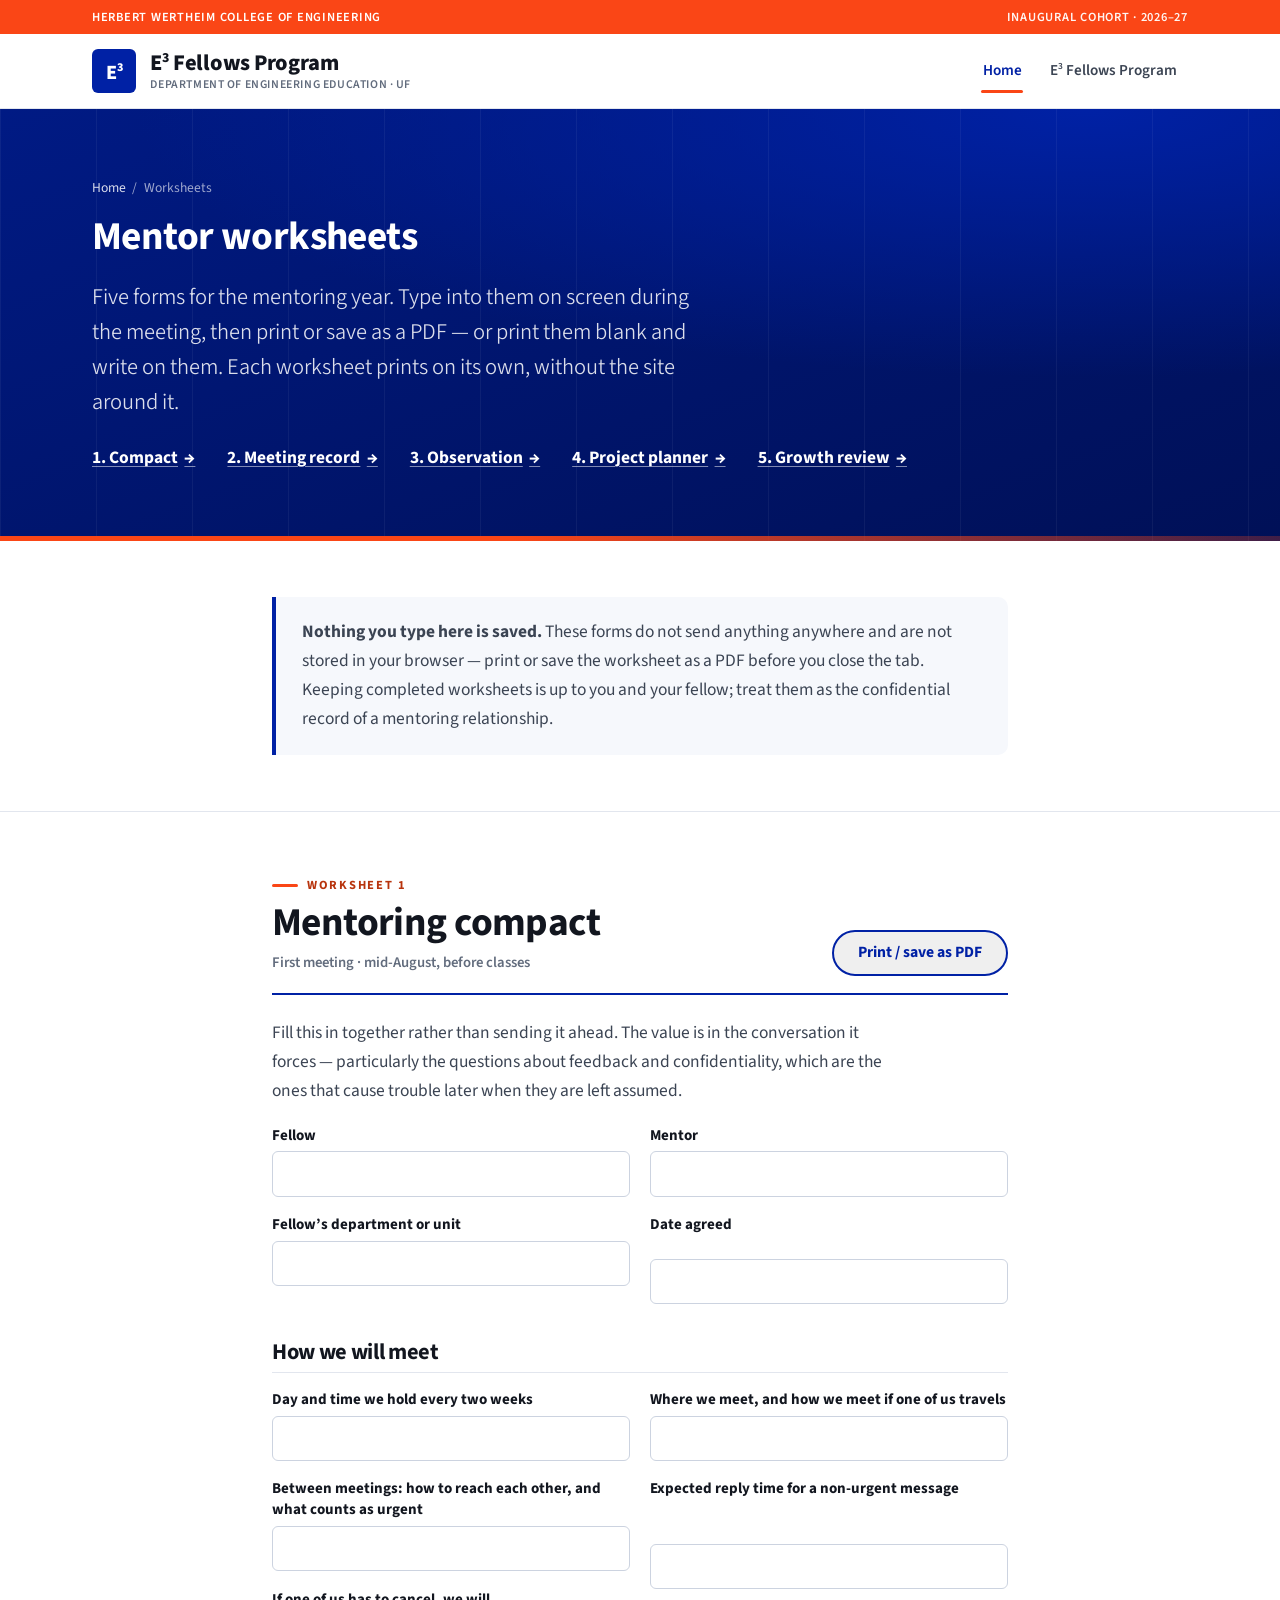
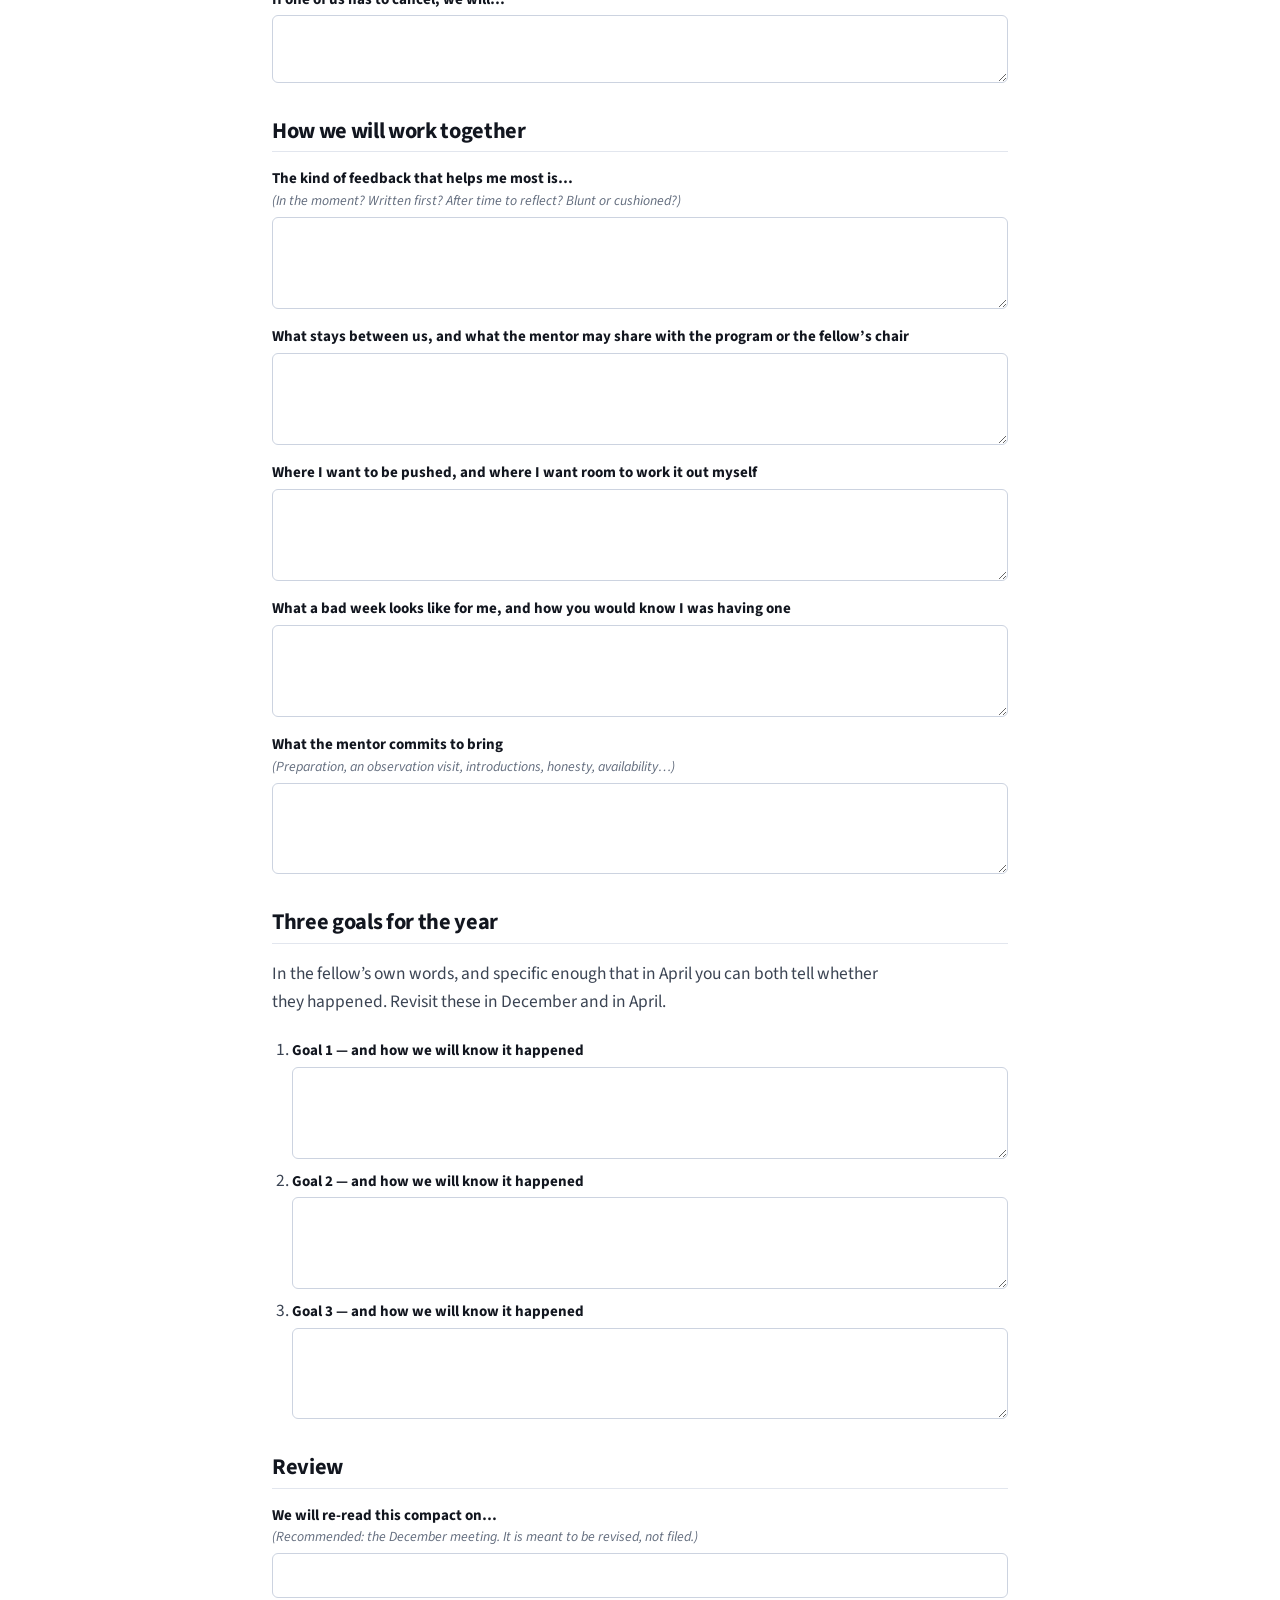
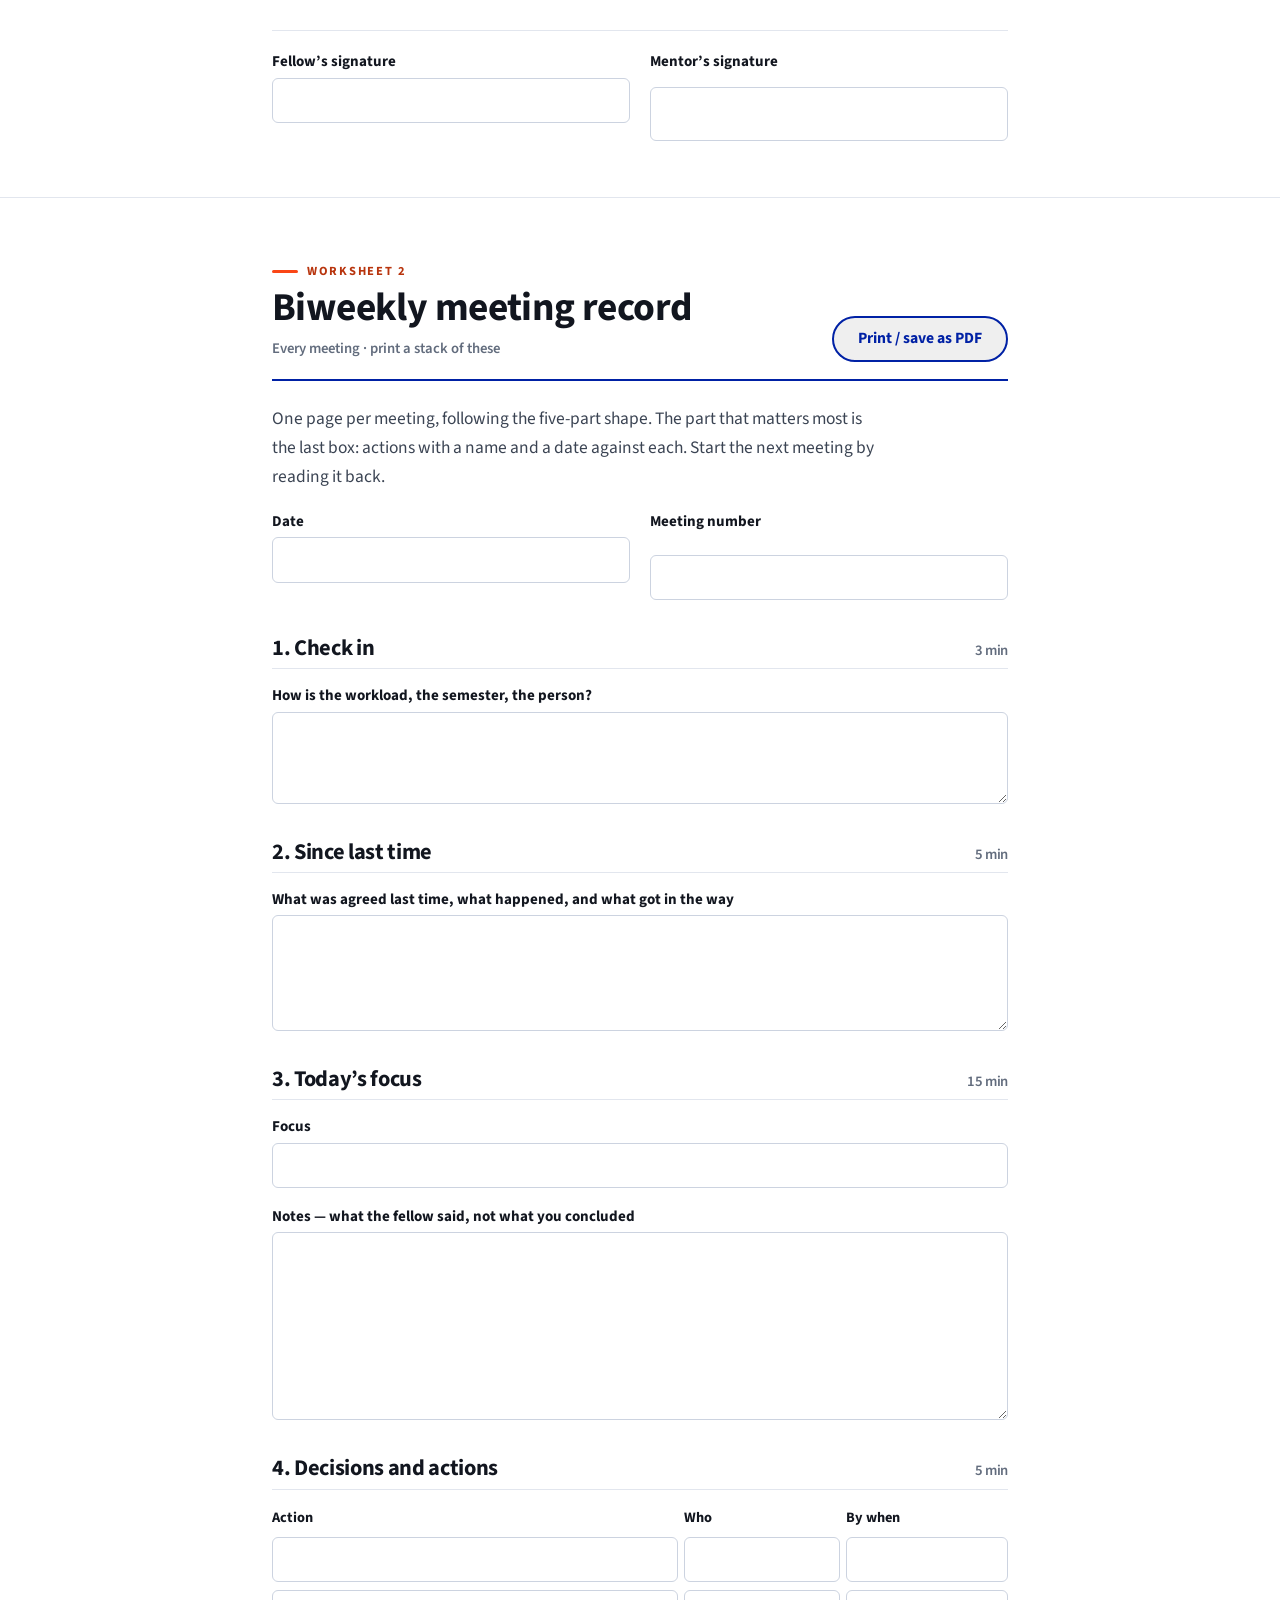
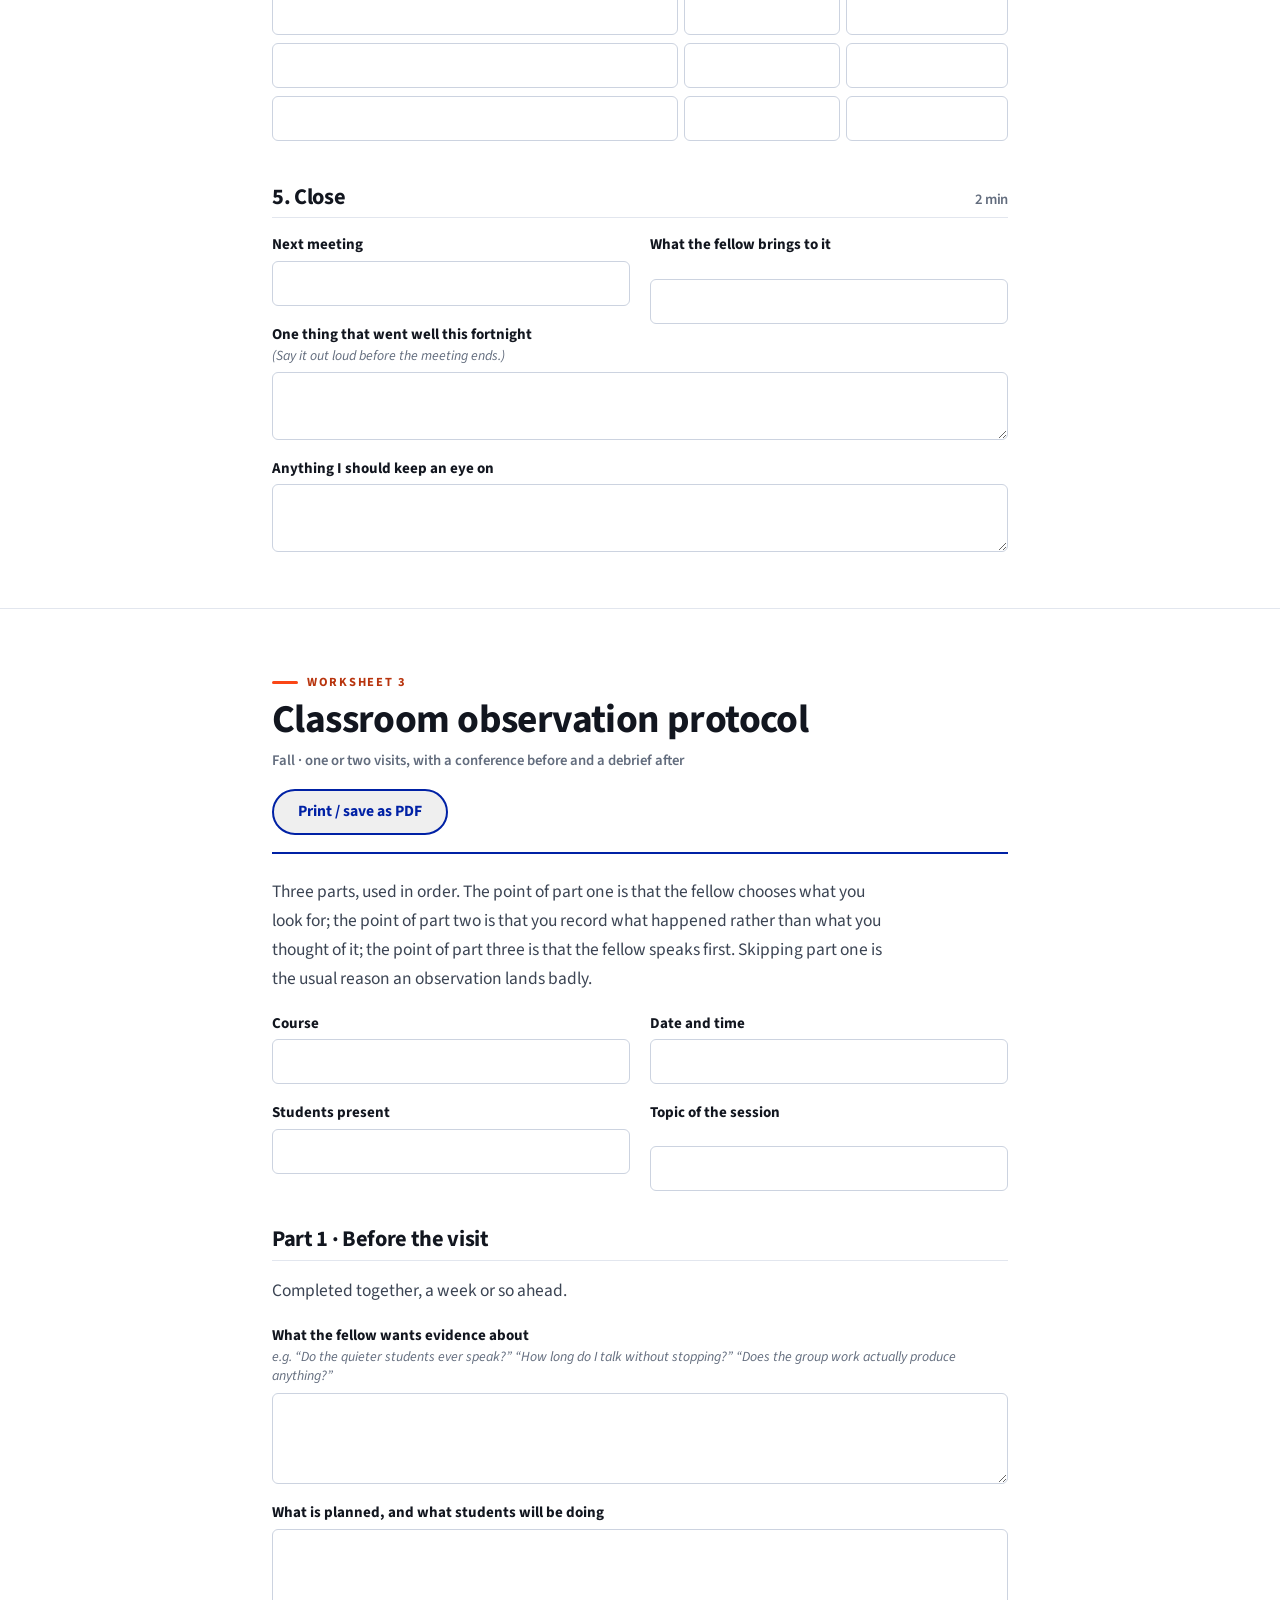
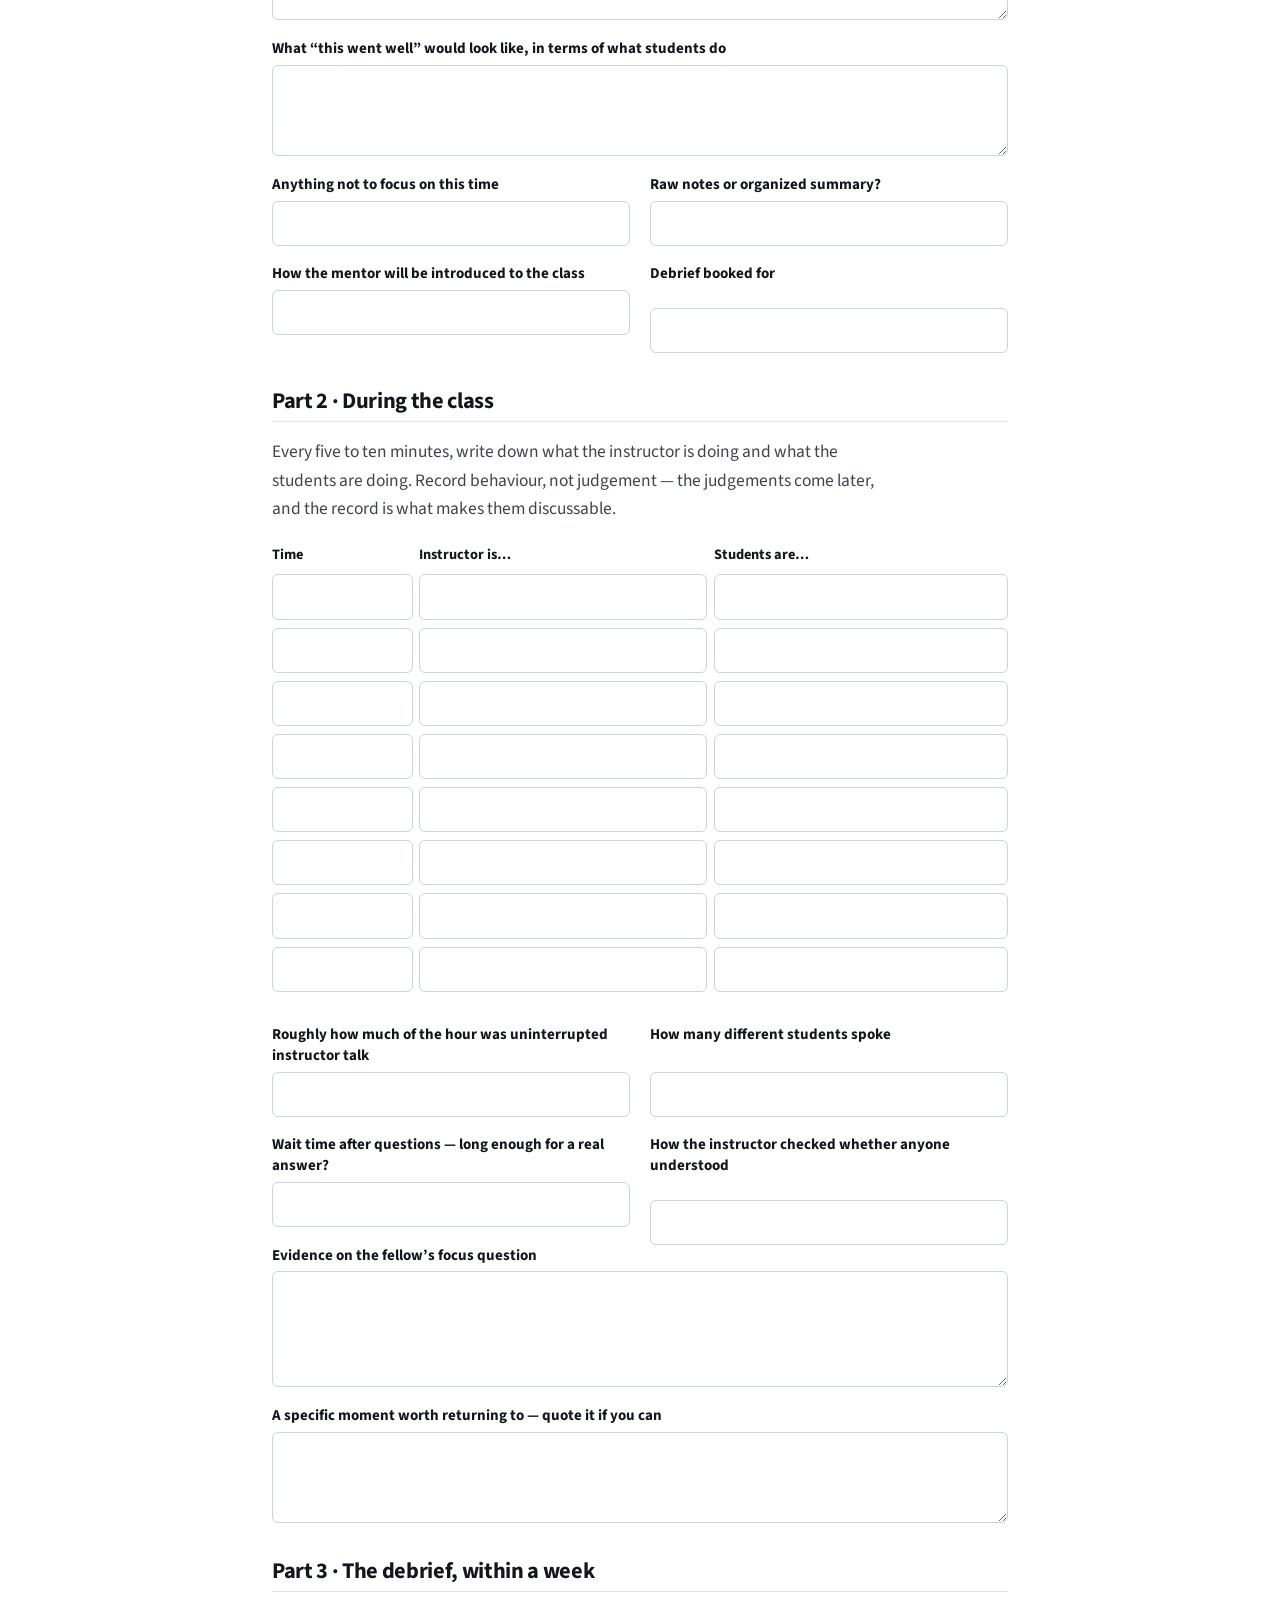
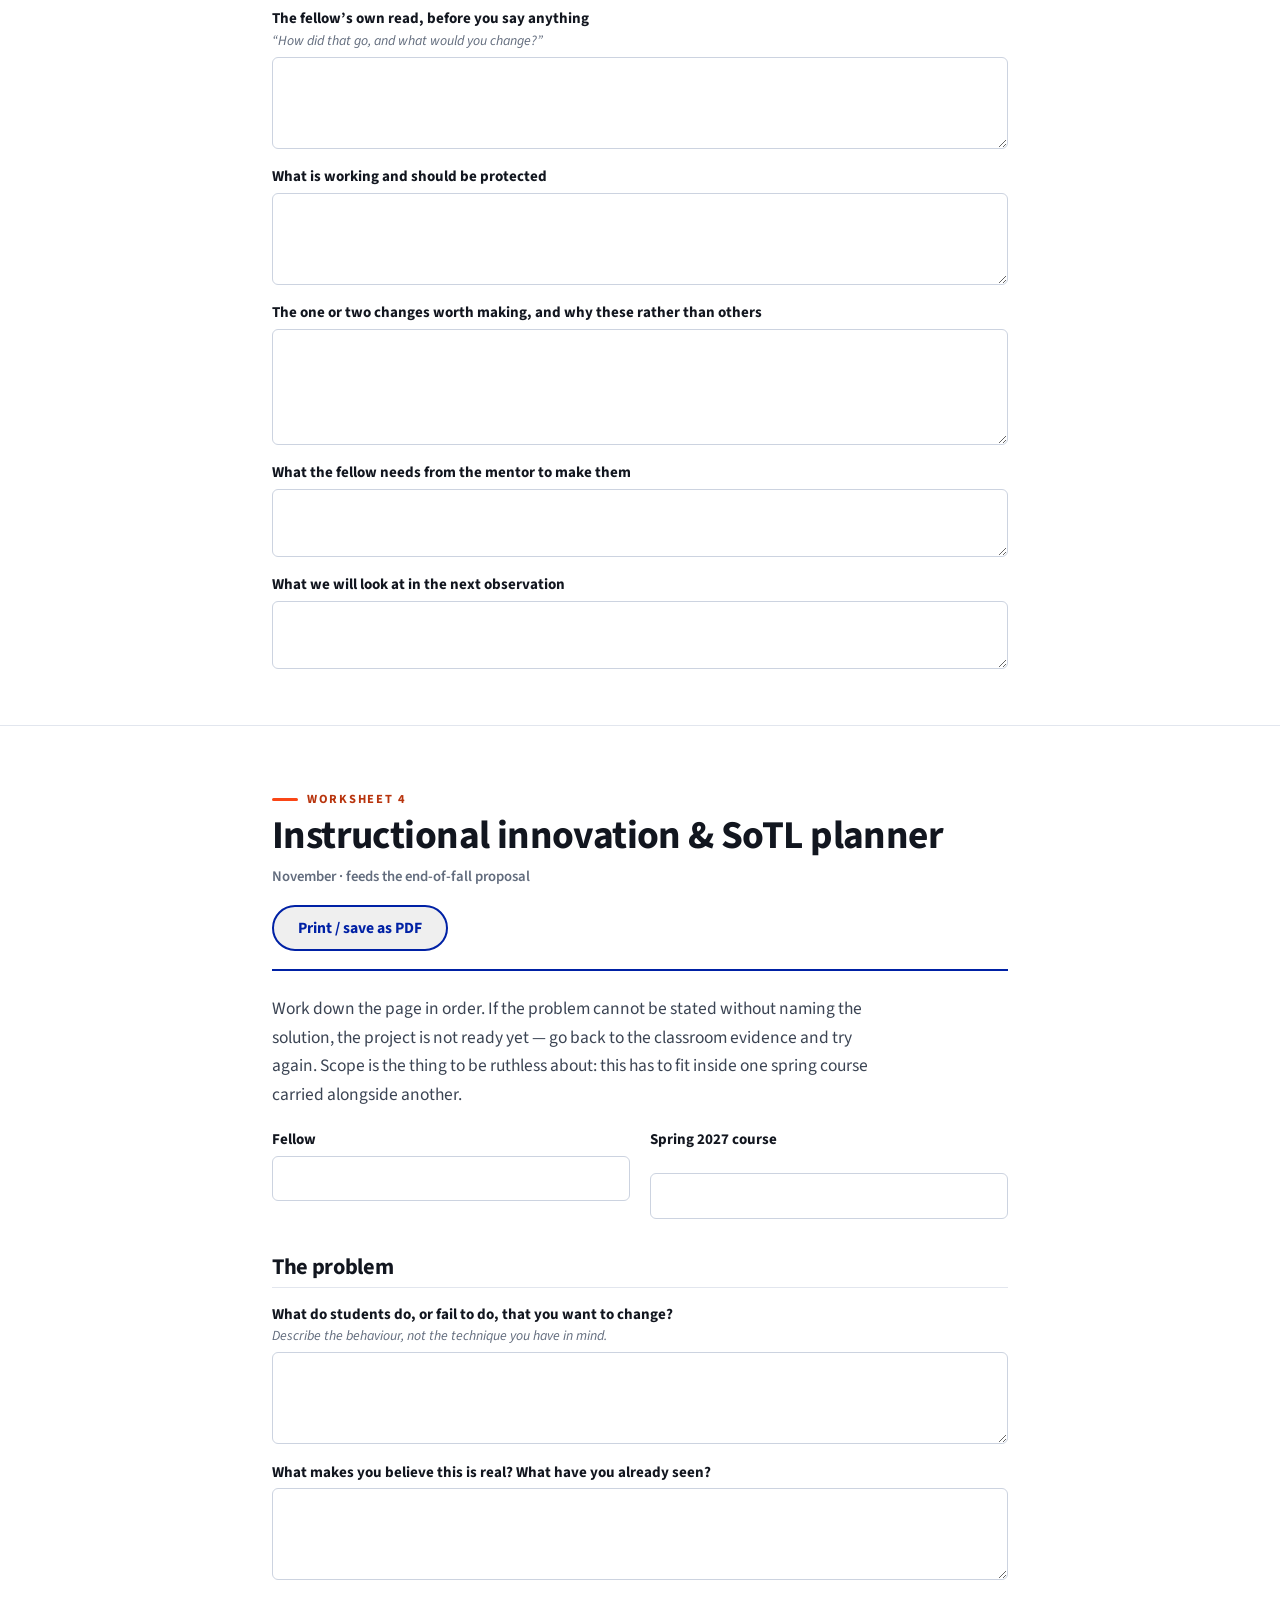
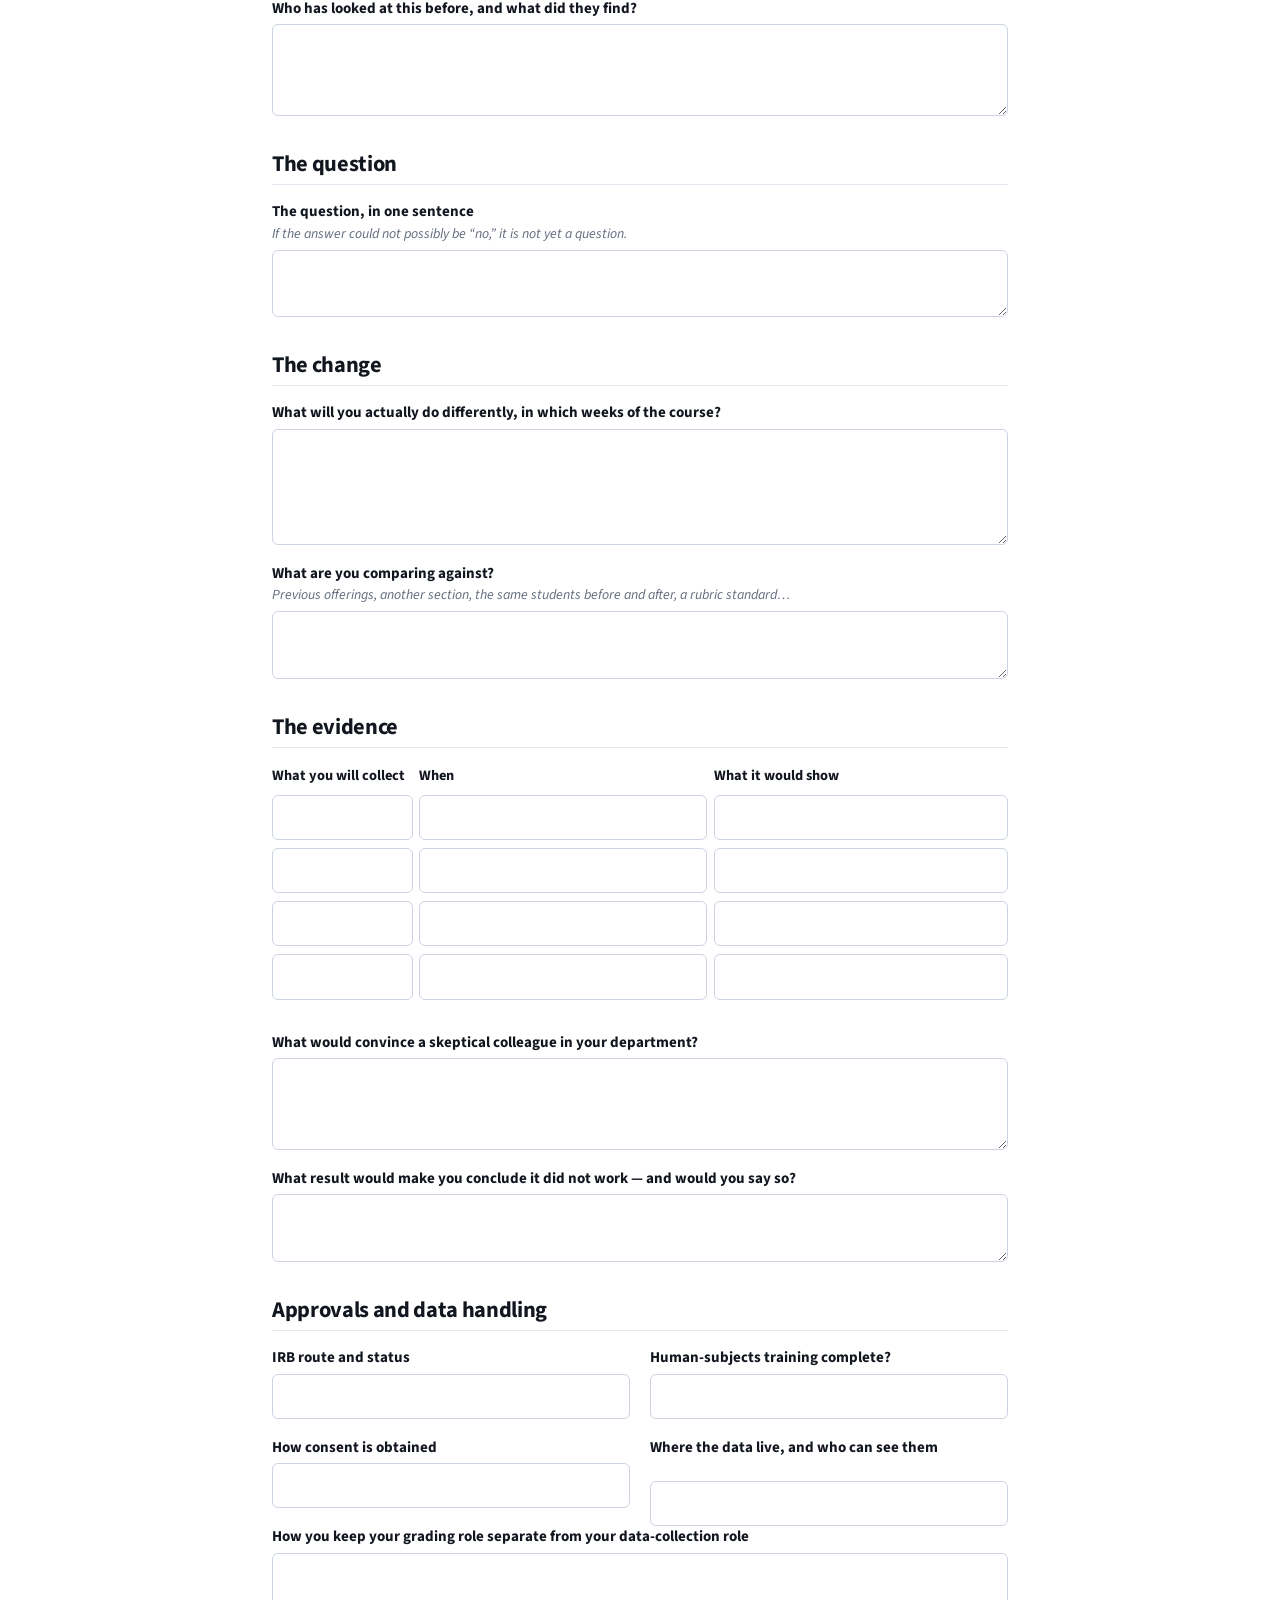
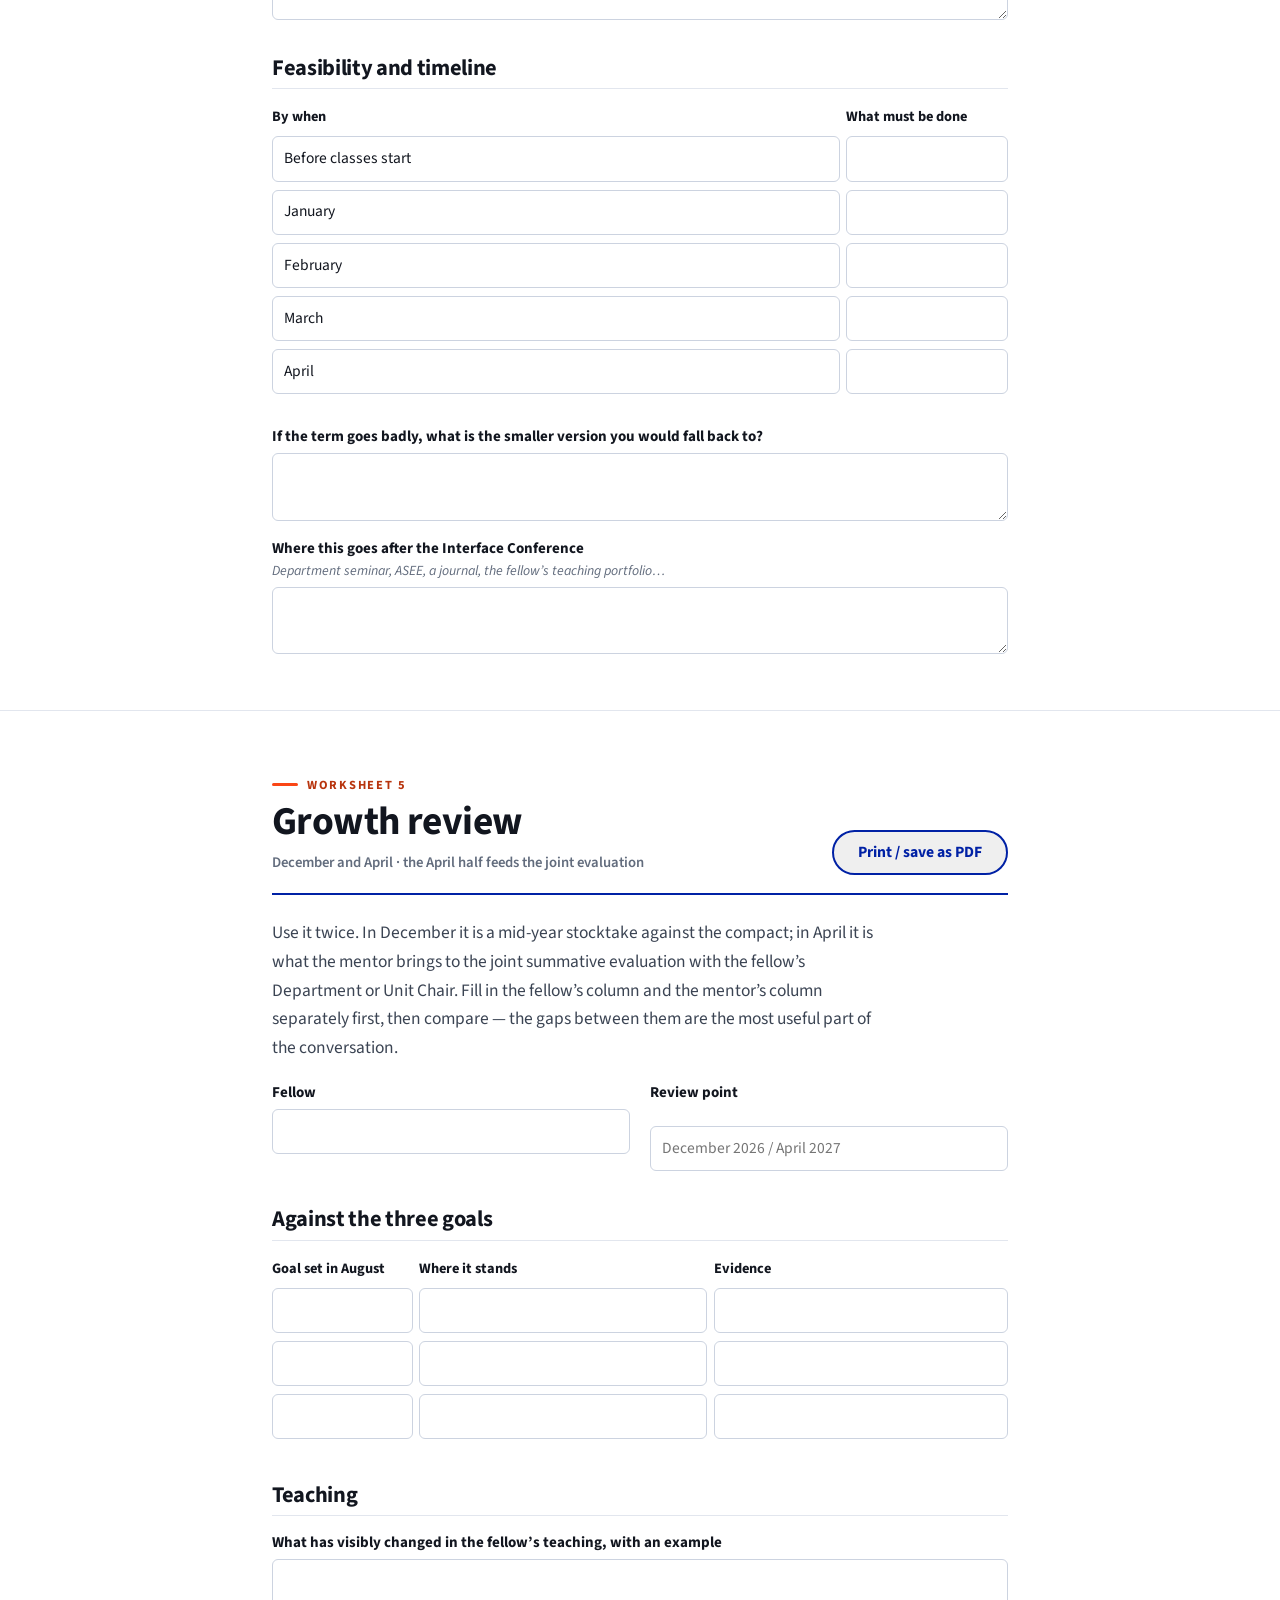
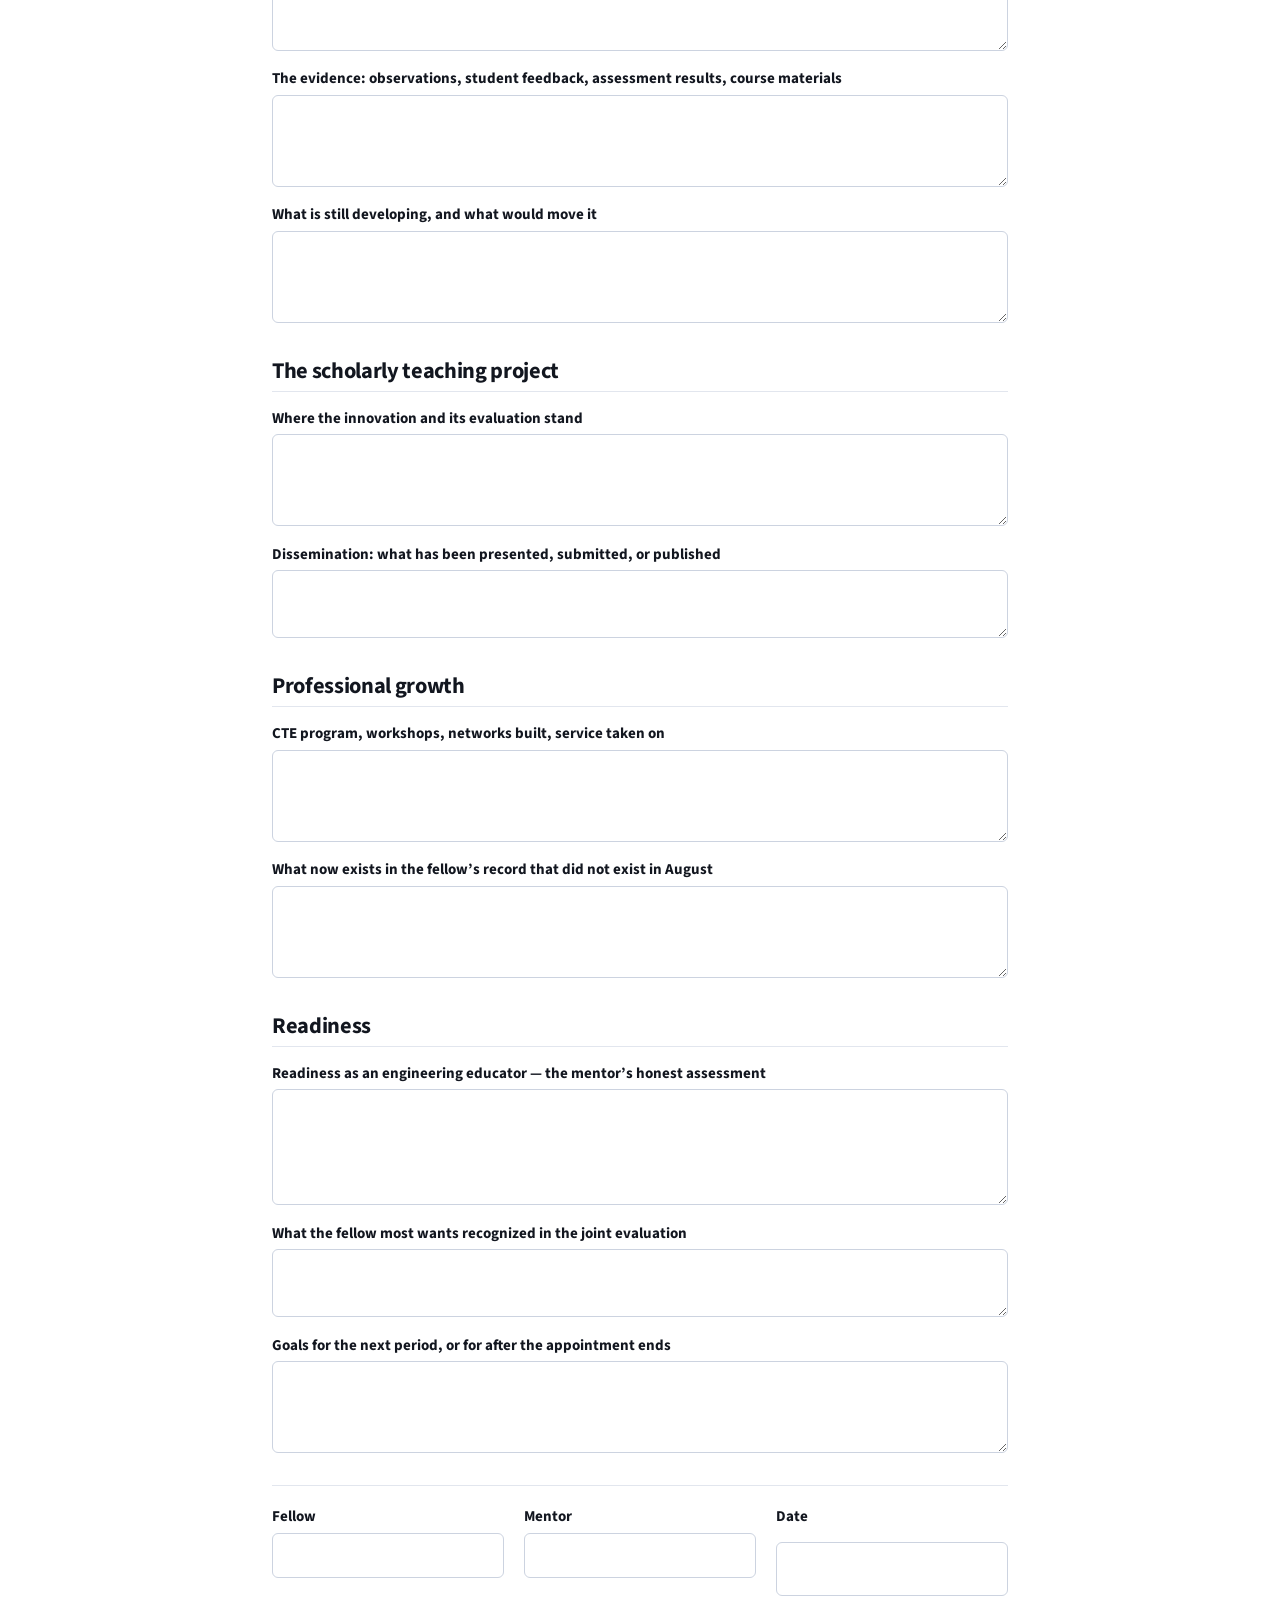
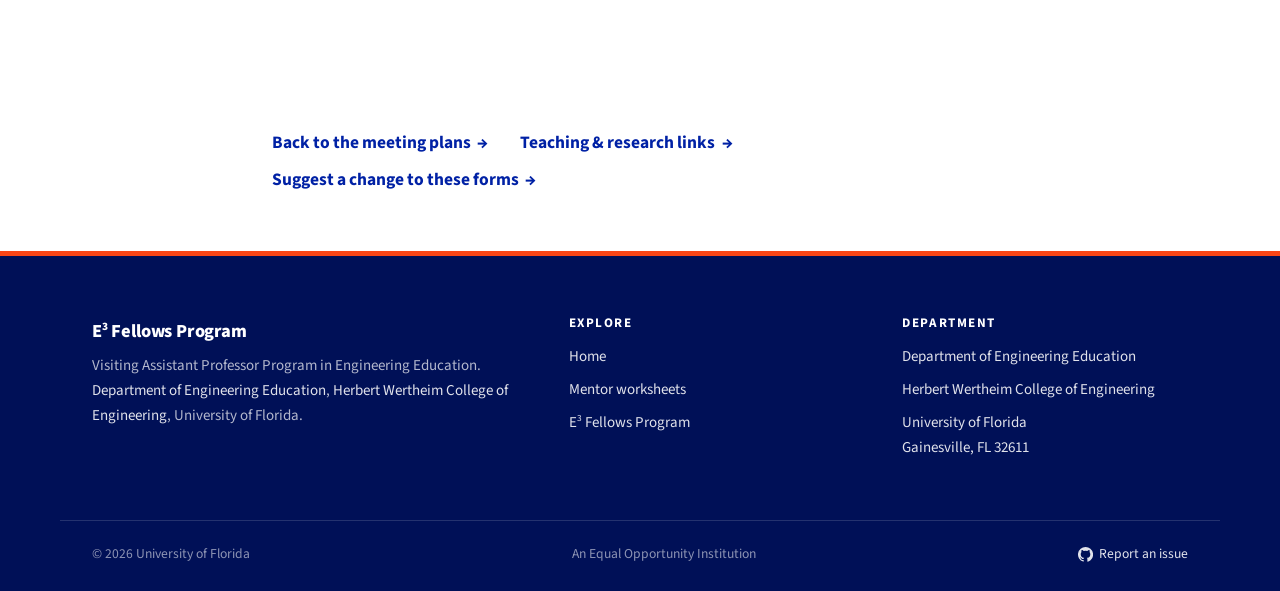
<file: mentor-worksheets.html>
<!DOCTYPE html>
<html lang="en">
<head>
<meta charset="utf-8">
<meta name="viewport" content="width=device-width, initial-scale=1">
<title>Mentor Worksheets | E&sup3; Fellows, University of Florida</title>
<meta name="description" content="Fillable, printable worksheets for E3 Fellows faculty mentors: a mentoring compact, biweekly meeting record, classroom observation protocol, SoTL project planner, and growth review.">
<link rel="preconnect" href="https://fonts.googleapis.com">
<link rel="preconnect" href="https://fonts.gstatic.com" crossorigin>
<link href="https://fonts.googleapis.com/css2?family=Source+Sans+3:ital,wght@0,300..900;1,300..900&display=swap" rel="stylesheet">
<link rel="stylesheet" href="assets/css/style.css">
<script>document.documentElement.classList.add("js");</script>
</head>
<body>

<a class="skip-link" href="#main">Skip to main content</a>

<div class="topbar">
  <div class="wrap">
    <span><a href="https://www.eng.ufl.edu/" target="_blank" rel="noopener">Herbert Wertheim College of Engineering</a></span>
    <span class="topbar__right">Inaugural Cohort &middot; 2026&ndash;27</span>
  </div>
</div>

<header class="site-header">
  <div class="wrap">
    <a class="brand" href="index.html">
    <!-- <a class="brand" href="resources.html"> -->
      <span class="brand__mark" aria-hidden="true">E<sup>3</sup></span>
      <span class="brand__text">
        <span class="brand__title">E<sup>3</sup> Fellows Program</span>
        <span class="brand__sub">Department of Engineering Education &middot; UF</span>
      </span>
    </a>
    <button class="nav-toggle" type="button" aria-expanded="false" aria-controls="primary-nav">
      <span class="nav-toggle__bars" aria-hidden="true"><span></span><span></span><span></span></span>
      Menu
    </button>
    <nav class="nav" id="primary-nav" aria-label="Primary">
      <ul>
        <li><a href="index.html" aria-current="page">Home</a></li>
        <!-- <li><a href="program.html">Program</a></li> -->
        <!-- <li><a href="workshops.html">Workshops</a></li> -->
        <!-- <li><a href="fellows.html">Fellows</a></li> -->
        <!-- <li><a href="mentors.html">Mentors</a></li> -->
        <li><a href="https://eed.eng.ufl.edu/people/e3-fellows-program/" target="_blank" rel="noopener">E<sup>3</sup> Fellows Program</a></li>
        <!-- <li><a href="resources.html" aria-current="page">Resources</a></li> -->
        <!-- <li><a href="resources.html" aria-current="page">Mentor &amp; Program Toolkit</a></li> -->
        <!-- <li><a href="outcomes.html">Outcomes</a></li> -->
        <!-- <li><a href="contact.html">Contact</a></li> -->
      </ul>
    </nav>
  </div>
</header>

<main id="main">

  <section class="hero hero--page">
    <div class="hero__grid-lines" aria-hidden="true"></div>
    <div class="wrap">
      <ol class="breadcrumb">
        <li><a href="index.html">Home</a></li>
        <!-- <li><a href="resources.html">Resources</a></li> -->
        <!-- <li><a href="resources.html">Mentor &amp; Program Toolkit</a></li> -->
        <li>Worksheets</li>
      </ol>
      <h1>Mentor worksheets</h1>
      <p class="lede">
        Five forms for the mentoring year. Type into them on screen during the
        meeting, then print or save as a PDF &mdash; or print them blank and write
        on them. Each worksheet prints on its own, without the site around it.
      </p>
      <p class="link-row">
        <a class="arrow-link" href="#sheet-compact">1. Compact</a>
        <a class="arrow-link" href="#sheet-meeting">2. Meeting record</a>
        <a class="arrow-link" href="#sheet-observation">3. Observation</a>
        <a class="arrow-link" href="#sheet-project">4. Project planner</a>
        <a class="arrow-link" href="#sheet-review">5. Growth review</a>
      </p>
    </div>
  </section>

  <section class="section section--tight">
    <div class="wrap wrap--narrow">
      <div class="callout sheet-notice">
        <p>
          <strong>Nothing you type here is saved.</strong> These forms do not send
          anything anywhere and are not stored in your browser &mdash; print or save
          the worksheet as a PDF before you close the tab. Keeping completed
          worksheets is up to you and your fellow; treat them as the confidential
          record of a mentoring relationship.
        </p>
      </div>
    </div>
  </section>

  <!-- ==================== 1. MENTORING COMPACT ===================== -->
  <section class="section section--tight sheet" id="sheet-compact">
    <div class="wrap wrap--narrow">
      <div class="sheet__head">
        <div>
          <p class="eyebrow">Worksheet 1</p>
          <h2>Mentoring compact</h2>
          <p class="sheet__when">First meeting &middot; mid-August, before classes</p>
        </div>
        <button class="btn btn--outline sheet__print" type="button" data-print-sheet="sheet-compact">
          Print / save as PDF
        </button>
      </div>

      <p class="sheet__intro">
        Fill this in together rather than sending it ahead. The value is in the
        conversation it forces &mdash; particularly the questions about feedback and
        confidentiality, which are the ones that cause trouble later when they are
        left assumed.
      </p>

      <div class="sheet__grid">
        <p class="field">
          <label for="c-fellow">Fellow</label>
          <input type="text" id="c-fellow">
        </p>
        <p class="field">
          <label for="c-mentor">Mentor</label>
          <input type="text" id="c-mentor">
        </p>
        <p class="field">
          <label for="c-dept">Fellow&rsquo;s department or unit</label>
          <input type="text" id="c-dept">
        </p>
        <p class="field">
          <label for="c-date">Date agreed</label>
          <input type="text" id="c-date">
        </p>
      </div>

      <h3 class="sheet__section">How we will meet</h3>
      <div class="sheet__grid">
        <p class="field">
          <label for="c-cadence">Day and time we hold every two weeks</label>
          <input type="text" id="c-cadence">
        </p>
        <p class="field">
          <label for="c-where">Where we meet, and how we meet if one of us travels</label>
          <input type="text" id="c-where">
        </p>
        <p class="field">
          <label for="c-between">Between meetings: how to reach each other, and what counts as urgent</label>
          <input type="text" id="c-between">
        </p>
        <p class="field">
          <label for="c-reply">Expected reply time for a non-urgent message</label>
          <input type="text" id="c-reply">
        </p>
      </div>
      <p class="field">
        <label for="c-cancel">If one of us has to cancel, we will&hellip;</label>
        <textarea id="c-cancel" rows="2"></textarea>
      </p>

      <h3 class="sheet__section">How we will work together</h3>
      <p class="field">
        <label for="c-feedback">The kind of feedback that helps me most is&hellip;
          <span class="field__hint">(In the moment? Written first? After time to reflect? Blunt or cushioned?)</span></label>
        <textarea id="c-feedback" rows="3"></textarea>
      </p>
      <p class="field">
        <label for="c-confid">What stays between us, and what the mentor may share with the program or the fellow&rsquo;s chair</label>
        <textarea id="c-confid" rows="3"></textarea>
      </p>
      <p class="field">
        <label for="c-push">Where I want to be pushed, and where I want room to work it out myself</label>
        <textarea id="c-push" rows="3"></textarea>
      </p>
      <p class="field">
        <label for="c-bad">What a bad week looks like for me, and how you would know I was having one</label>
        <textarea id="c-bad" rows="3"></textarea>
      </p>
      <p class="field">
        <label for="c-mentor-offer">What the mentor commits to bring
          <span class="field__hint">(Preparation, an observation visit, introductions, honesty, availability&hellip;)</span></label>
        <textarea id="c-mentor-offer" rows="3"></textarea>
      </p>

      <h3 class="sheet__section">Three goals for the year</h3>
      <p class="sheet__intro">
        In the fellow&rsquo;s own words, and specific enough that in April you can
        both tell whether they happened. Revisit these in December and in April.
      </p>
      <ol class="sheet__ol">
        <li><p class="field"><label for="c-goal1">Goal 1 &mdash; and how we will know it happened</label><textarea id="c-goal1" rows="3"></textarea></p></li>
        <li><p class="field"><label for="c-goal2">Goal 2 &mdash; and how we will know it happened</label><textarea id="c-goal2" rows="3"></textarea></p></li>
        <li><p class="field"><label for="c-goal3">Goal 3 &mdash; and how we will know it happened</label><textarea id="c-goal3" rows="3"></textarea></p></li>
      </ol>

      <h3 class="sheet__section">Review</h3>
      <p class="field">
        <label for="c-review">We will re-read this compact on&hellip;
          <span class="field__hint">(Recommended: the December meeting. It is meant to be revised, not filed.)</span></label>
        <input type="text" id="c-review">
      </p>
      <div class="sheet__sign">
        <p class="field"><label for="c-sign-f">Fellow&rsquo;s signature</label><input type="text" id="c-sign-f"></p>
        <p class="field"><label for="c-sign-m">Mentor&rsquo;s signature</label><input type="text" id="c-sign-m"></p>
      </div>
    </div>
  </section>

  <!-- ================== 2. BIWEEKLY MEETING RECORD ================= -->
  <section class="section section--tight sheet" id="sheet-meeting">
    <div class="wrap wrap--narrow">
      <div class="sheet__head">
        <div>
          <p class="eyebrow">Worksheet 2</p>
          <h2>Biweekly meeting record</h2>
          <p class="sheet__when">Every meeting &middot; print a stack of these</p>
        </div>
        <button class="btn btn--outline sheet__print" type="button" data-print-sheet="sheet-meeting">
          Print / save as PDF
        </button>
      </div>

      <p class="sheet__intro">
        One page per meeting, following the five-part shape. The part that matters
        most is the last box: actions with a name and a date against each. Start the
        next meeting by reading it back.
      </p>

      <div class="sheet__grid">
        <p class="field">
          <label for="m-date">Date</label>
          <input type="text" id="m-date">
        </p>
        <p class="field">
          <label for="m-num">Meeting number</label>
          <input type="text" id="m-num">
        </p>
      </div>

      <h3 class="sheet__section">1. Check in <span class="sheet__mins">3 min</span></h3>
      <p class="field">
        <label for="m-checkin">How is the workload, the semester, the person?</label>
        <textarea id="m-checkin" rows="3"></textarea>
      </p>

      <h3 class="sheet__section">2. Since last time <span class="sheet__mins">5 min</span></h3>
      <p class="field">
        <label for="m-since">What was agreed last time, what happened, and what got in the way</label>
        <textarea id="m-since" rows="4"></textarea>
      </p>

      <h3 class="sheet__section">3. Today&rsquo;s focus <span class="sheet__mins">15 min</span></h3>
      <p class="field">
        <label for="m-focus">Focus</label>
        <input type="text" id="m-focus">
      </p>
      <p class="field">
        <label for="m-notes">Notes &mdash; what the fellow said, not what you concluded</label>
        <textarea id="m-notes" rows="7"></textarea>
      </p>

      <h3 class="sheet__section">4. Decisions and actions <span class="sheet__mins">5 min</span></h3>
      <table class="sheet__table">
        <thead>
          <tr><th scope="col">Action</th><th scope="col">Who</th><th scope="col">By when</th></tr>
        </thead>
        <tbody>
          <tr><td><input type="text" aria-label="Action 1"></td><td><input type="text" aria-label="Owner 1"></td><td><input type="text" aria-label="Due date 1"></td></tr>
          <tr><td><input type="text" aria-label="Action 2"></td><td><input type="text" aria-label="Owner 2"></td><td><input type="text" aria-label="Due date 2"></td></tr>
          <tr><td><input type="text" aria-label="Action 3"></td><td><input type="text" aria-label="Owner 3"></td><td><input type="text" aria-label="Due date 3"></td></tr>
          <tr><td><input type="text" aria-label="Action 4"></td><td><input type="text" aria-label="Owner 4"></td><td><input type="text" aria-label="Due date 4"></td></tr>
        </tbody>
      </table>

      <h3 class="sheet__section">5. Close <span class="sheet__mins">2 min</span></h3>
      <div class="sheet__grid">
        <p class="field">
          <label for="m-next">Next meeting</label>
          <input type="text" id="m-next">
        </p>
        <p class="field">
          <label for="m-bring">What the fellow brings to it</label>
          <input type="text" id="m-bring">
        </p>
      </div>
      <p class="field">
        <label for="m-well">One thing that went well this fortnight
          <span class="field__hint">(Say it out loud before the meeting ends.)</span></label>
        <textarea id="m-well" rows="2"></textarea>
      </p>
      <p class="field">
        <label for="m-flag">Anything I should keep an eye on</label>
        <textarea id="m-flag" rows="2"></textarea>
      </p>
    </div>
  </section>

  <!-- ================ 3. CLASSROOM OBSERVATION ===================== -->
  <section class="section section--tight sheet" id="sheet-observation">
    <div class="wrap wrap--narrow">
      <div class="sheet__head">
        <div>
          <p class="eyebrow">Worksheet 3</p>
          <h2>Classroom observation protocol</h2>
          <p class="sheet__when">Fall &middot; one or two visits, with a conference before and a debrief after</p>
        </div>
        <button class="btn btn--outline sheet__print" type="button" data-print-sheet="sheet-observation">
          Print / save as PDF
        </button>
      </div>

      <p class="sheet__intro">
        Three parts, used in order. The point of part one is that the fellow chooses
        what you look for; the point of part two is that you record what happened
        rather than what you thought of it; the point of part three is that the
        fellow speaks first. Skipping part one is the usual reason an observation
        lands badly.
      </p>

      <div class="sheet__grid">
        <p class="field"><label for="o-course">Course</label><input type="text" id="o-course"></p>
        <p class="field"><label for="o-date">Date and time</label><input type="text" id="o-date"></p>
        <p class="field"><label for="o-students">Students present</label><input type="text" id="o-students"></p>
        <p class="field"><label for="o-topic">Topic of the session</label><input type="text" id="o-topic"></p>
      </div>

      <h3 class="sheet__section">Part 1 &middot; Before the visit</h3>
      <p class="sheet__intro">Completed together, a week or so ahead.</p>
      <p class="field">
        <label for="o-focus">What the fellow wants evidence about
          <span class="field__hint">e.g. &ldquo;Do the quieter students ever speak?&rdquo; &ldquo;How long do I talk without stopping?&rdquo; &ldquo;Does the group work actually produce anything?&rdquo;</span></label>
        <textarea id="o-focus" rows="3"></textarea>
      </p>
      <p class="field">
        <label for="o-plan">What is planned, and what students will be doing</label>
        <textarea id="o-plan" rows="3"></textarea>
      </p>
      <p class="field">
        <label for="o-success">What &ldquo;this went well&rdquo; would look like, in terms of what students do</label>
        <textarea id="o-success" rows="3"></textarea>
      </p>
      <div class="sheet__grid">
        <p class="field"><label for="o-avoid">Anything not to focus on this time</label><input type="text" id="o-avoid"></p>
        <p class="field"><label for="o-notes-pref">Raw notes or organized summary?</label><input type="text" id="o-notes-pref"></p>
        <p class="field"><label for="o-intro">How the mentor will be introduced to the class</label><input type="text" id="o-intro"></p>
        <p class="field"><label for="o-debrief">Debrief booked for</label><input type="text" id="o-debrief"></p>
      </div>

      <h3 class="sheet__section">Part 2 &middot; During the class</h3>
      <p class="sheet__intro">
        Every five to ten minutes, write down what the instructor is doing and what
        the students are doing. Record behaviour, not judgement &mdash; the
        judgements come later, and the record is what makes them discussable.
      </p>
      <table class="sheet__table sheet__table--obs">
        <thead>
          <tr><th scope="col">Time</th><th scope="col">Instructor is&hellip;</th><th scope="col">Students are&hellip;</th></tr>
        </thead>
        <tbody>
          <tr><td><input type="text" aria-label="Time 1"></td><td><input type="text" aria-label="Instructor 1"></td><td><input type="text" aria-label="Students 1"></td></tr>
          <tr><td><input type="text" aria-label="Time 2"></td><td><input type="text" aria-label="Instructor 2"></td><td><input type="text" aria-label="Students 2"></td></tr>
          <tr><td><input type="text" aria-label="Time 3"></td><td><input type="text" aria-label="Instructor 3"></td><td><input type="text" aria-label="Students 3"></td></tr>
          <tr><td><input type="text" aria-label="Time 4"></td><td><input type="text" aria-label="Instructor 4"></td><td><input type="text" aria-label="Students 4"></td></tr>
          <tr><td><input type="text" aria-label="Time 5"></td><td><input type="text" aria-label="Instructor 5"></td><td><input type="text" aria-label="Students 5"></td></tr>
          <tr><td><input type="text" aria-label="Time 6"></td><td><input type="text" aria-label="Instructor 6"></td><td><input type="text" aria-label="Students 6"></td></tr>
          <tr><td><input type="text" aria-label="Time 7"></td><td><input type="text" aria-label="Instructor 7"></td><td><input type="text" aria-label="Students 7"></td></tr>
          <tr><td><input type="text" aria-label="Time 8"></td><td><input type="text" aria-label="Instructor 8"></td><td><input type="text" aria-label="Students 8"></td></tr>
        </tbody>
      </table>

      <div class="sheet__grid">
        <p class="field"><label for="o-talk">Roughly how much of the hour was uninterrupted instructor talk</label><input type="text" id="o-talk"></p>
        <p class="field"><label for="o-voices">How many different students spoke</label><input type="text" id="o-voices"></p>
        <p class="field"><label for="o-wait">Wait time after questions &mdash; long enough for a real answer?</label><input type="text" id="o-wait"></p>
        <p class="field"><label for="o-check">How the instructor checked whether anyone understood</label><input type="text" id="o-check"></p>
      </div>
      <p class="field">
        <label for="o-evidence">Evidence on the fellow&rsquo;s focus question</label>
        <textarea id="o-evidence" rows="4"></textarea>
      </p>
      <p class="field">
        <label for="o-moment">A specific moment worth returning to &mdash; quote it if you can</label>
        <textarea id="o-moment" rows="3"></textarea>
      </p>

      <h3 class="sheet__section">Part 3 &middot; The debrief, within a week</h3>
      <p class="field">
        <label for="o-self">The fellow&rsquo;s own read, before you say anything
          <span class="field__hint">&ldquo;How did that go, and what would you change?&rdquo;</span></label>
        <textarea id="o-self" rows="3"></textarea>
      </p>
      <p class="field">
        <label for="o-keep">What is working and should be protected</label>
        <textarea id="o-keep" rows="3"></textarea>
      </p>
      <p class="field">
        <label for="o-change">The one or two changes worth making, and why these rather than others</label>
        <textarea id="o-change" rows="4"></textarea>
      </p>
      <p class="field">
        <label for="o-support">What the fellow needs from the mentor to make them</label>
        <textarea id="o-support" rows="2"></textarea>
      </p>
      <p class="field">
        <label for="o-next">What we will look at in the next observation</label>
        <textarea id="o-next" rows="2"></textarea>
      </p>
    </div>
  </section>

  <!-- ================== 4. INNOVATION / SoTL PLANNER =============== -->
  <section class="section section--tight sheet" id="sheet-project">
    <div class="wrap wrap--narrow">
      <div class="sheet__head">
        <div>
          <p class="eyebrow">Worksheet 4</p>
          <h2>Instructional innovation &amp; SoTL planner</h2>
          <p class="sheet__when">November &middot; feeds the end-of-fall proposal</p>
        </div>
        <button class="btn btn--outline sheet__print" type="button" data-print-sheet="sheet-project">
          Print / save as PDF
        </button>
      </div>

      <p class="sheet__intro">
        Work down the page in order. If the problem cannot be stated without naming
        the solution, the project is not ready yet &mdash; go back to the classroom
        evidence and try again. Scope is the thing to be ruthless about: this has to
        fit inside one spring course carried alongside another.
      </p>

      <div class="sheet__grid">
        <p class="field"><label for="p-fellow">Fellow</label><input type="text" id="p-fellow"></p>
        <p class="field"><label for="p-course">Spring 2027 course</label><input type="text" id="p-course"></p>
      </div>

      <h3 class="sheet__section">The problem</h3>
      <p class="field">
        <label for="p-problem">What do students do, or fail to do, that you want to change?
          <span class="field__hint">Describe the behaviour, not the technique you have in mind.</span></label>
        <textarea id="p-problem" rows="3"></textarea>
      </p>
      <p class="field">
        <label for="p-evidence-now">What makes you believe this is real? What have you already seen?</label>
        <textarea id="p-evidence-now" rows="3"></textarea>
      </p>
      <p class="field">
        <label for="p-lit">Who has looked at this before, and what did they find?</label>
        <textarea id="p-lit" rows="3"></textarea>
      </p>

      <h3 class="sheet__section">The question</h3>
      <p class="field">
        <label for="p-question">The question, in one sentence
          <span class="field__hint">If the answer could not possibly be &ldquo;no,&rdquo; it is not yet a question.</span></label>
        <textarea id="p-question" rows="2"></textarea>
      </p>

      <h3 class="sheet__section">The change</h3>
      <p class="field">
        <label for="p-change">What will you actually do differently, in which weeks of the course?</label>
        <textarea id="p-change" rows="4"></textarea>
      </p>
      <p class="field">
        <label for="p-compare">What are you comparing against?
          <span class="field__hint">Previous offerings, another section, the same students before and after, a rubric standard&hellip;</span></label>
        <textarea id="p-compare" rows="2"></textarea>
      </p>

      <h3 class="sheet__section">The evidence</h3>
      <table class="sheet__table sheet__table--obs">
        <thead>
          <tr><th scope="col">What you will collect</th><th scope="col">When</th><th scope="col">What it would show</th></tr>
        </thead>
        <tbody>
          <tr><td><input type="text" aria-label="Data source 1"></td><td><input type="text" aria-label="When 1"></td><td><input type="text" aria-label="What it shows 1"></td></tr>
          <tr><td><input type="text" aria-label="Data source 2"></td><td><input type="text" aria-label="When 2"></td><td><input type="text" aria-label="What it shows 2"></td></tr>
          <tr><td><input type="text" aria-label="Data source 3"></td><td><input type="text" aria-label="When 3"></td><td><input type="text" aria-label="What it shows 3"></td></tr>
          <tr><td><input type="text" aria-label="Data source 4"></td><td><input type="text" aria-label="When 4"></td><td><input type="text" aria-label="What it shows 4"></td></tr>
        </tbody>
      </table>
      <p class="field">
        <label for="p-skeptic">What would convince a skeptical colleague in your department?</label>
        <textarea id="p-skeptic" rows="3"></textarea>
      </p>
      <p class="field">
        <label for="p-null">What result would make you conclude it did not work &mdash; and would you say so?</label>
        <textarea id="p-null" rows="2"></textarea>
      </p>

      <h3 class="sheet__section">Approvals and data handling</h3>
      <div class="sheet__grid">
        <p class="field"><label for="p-irb">IRB route and status</label><input type="text" id="p-irb"></p>
        <p class="field"><label for="p-training">Human-subjects training complete?</label><input type="text" id="p-training"></p>
        <p class="field"><label for="p-consent">How consent is obtained</label><input type="text" id="p-consent"></p>
        <p class="field"><label for="p-store">Where the data live, and who can see them</label><input type="text" id="p-store"></p>
      </div>
      <p class="field">
        <label for="p-grading">How you keep your grading role separate from your data-collection role</label>
        <textarea id="p-grading" rows="2"></textarea>
      </p>

      <h3 class="sheet__section">Feasibility and timeline</h3>
      <table class="sheet__table">
        <thead>
          <tr><th scope="col">By when</th><th scope="col">What must be done</th></tr>
        </thead>
        <tbody>
          <tr><td><input type="text" value="Before classes start" aria-label="Milestone 1 date"></td><td><input type="text" aria-label="Milestone 1"></td></tr>
          <tr><td><input type="text" value="January" aria-label="Milestone 2 date"></td><td><input type="text" aria-label="Milestone 2"></td></tr>
          <tr><td><input type="text" value="February" aria-label="Milestone 3 date"></td><td><input type="text" aria-label="Milestone 3"></td></tr>
          <tr><td><input type="text" value="March" aria-label="Milestone 4 date"></td><td><input type="text" aria-label="Milestone 4"></td></tr>
          <tr><td><input type="text" value="April" aria-label="Milestone 5 date"></td><td><input type="text" aria-label="Milestone 5"></td></tr>
        </tbody>
      </table>
      <p class="field">
        <label for="p-cut">If the term goes badly, what is the smaller version you would fall back to?</label>
        <textarea id="p-cut" rows="2"></textarea>
      </p>
      <p class="field">
        <label for="p-audience">Where this goes after the Interface Conference
          <span class="field__hint">Department seminar, ASEE, a journal, the fellow&rsquo;s teaching portfolio&hellip;</span></label>
        <textarea id="p-audience" rows="2"></textarea>
      </p>
    </div>
  </section>

  <!-- ===================== 5. GROWTH REVIEW ======================== -->
  <section class="section section--tight sheet" id="sheet-review">
    <div class="wrap wrap--narrow">
      <div class="sheet__head">
        <div>
          <p class="eyebrow">Worksheet 5</p>
          <h2>Growth review</h2>
          <p class="sheet__when">December and April &middot; the April half feeds the joint evaluation</p>
        </div>
        <button class="btn btn--outline sheet__print" type="button" data-print-sheet="sheet-review">
          Print / save as PDF
        </button>
      </div>

      <p class="sheet__intro">
        Use it twice. In December it is a mid-year stocktake against the compact; in
        April it is what the mentor brings to the joint summative evaluation with the
        fellow&rsquo;s Department or Unit Chair. Fill in the fellow&rsquo;s column
        and the mentor&rsquo;s column separately first, then compare &mdash; the gaps
        between them are the most useful part of the conversation.
      </p>

      <div class="sheet__grid">
        <p class="field"><label for="r-fellow">Fellow</label><input type="text" id="r-fellow"></p>
        <p class="field"><label for="r-point">Review point</label><input type="text" id="r-point" placeholder="December 2026 / April 2027"></p>
      </div>

      <h3 class="sheet__section">Against the three goals</h3>
      <table class="sheet__table sheet__table--obs">
        <thead>
          <tr><th scope="col">Goal set in August</th><th scope="col">Where it stands</th><th scope="col">Evidence</th></tr>
        </thead>
        <tbody>
          <tr><td><input type="text" aria-label="Goal 1"></td><td><input type="text" aria-label="Status 1"></td><td><input type="text" aria-label="Evidence 1"></td></tr>
          <tr><td><input type="text" aria-label="Goal 2"></td><td><input type="text" aria-label="Status 2"></td><td><input type="text" aria-label="Evidence 2"></td></tr>
          <tr><td><input type="text" aria-label="Goal 3"></td><td><input type="text" aria-label="Status 3"></td><td><input type="text" aria-label="Evidence 3"></td></tr>
        </tbody>
      </table>

      <h3 class="sheet__section">Teaching</h3>
      <p class="field">
        <label for="r-teach-growth">What has visibly changed in the fellow&rsquo;s teaching, with an example</label>
        <textarea id="r-teach-growth" rows="3"></textarea>
      </p>
      <p class="field">
        <label for="r-teach-evidence">The evidence: observations, student feedback, assessment results, course materials</label>
        <textarea id="r-teach-evidence" rows="3"></textarea>
      </p>
      <p class="field">
        <label for="r-teach-next">What is still developing, and what would move it</label>
        <textarea id="r-teach-next" rows="3"></textarea>
      </p>

      <h3 class="sheet__section">The scholarly teaching project</h3>
      <p class="field">
        <label for="r-project">Where the innovation and its evaluation stand</label>
        <textarea id="r-project" rows="3"></textarea>
      </p>
      <p class="field">
        <label for="r-diss">Dissemination: what has been presented, submitted, or published</label>
        <textarea id="r-diss" rows="2"></textarea>
      </p>

      <h3 class="sheet__section">Professional growth</h3>
      <p class="field">
        <label for="r-prof">CTE program, workshops, networks built, service taken on</label>
        <textarea id="r-prof" rows="3"></textarea>
      </p>
      <p class="field">
        <label for="r-record">What now exists in the fellow&rsquo;s record that did not exist in August</label>
        <textarea id="r-record" rows="3"></textarea>
      </p>

      <h3 class="sheet__section">Readiness</h3>
      <p class="field">
        <label for="r-ready">Readiness as an engineering educator &mdash; the mentor&rsquo;s honest assessment</label>
        <textarea id="r-ready" rows="4"></textarea>
      </p>
      <p class="field">
        <label for="r-recognize">What the fellow most wants recognized in the joint evaluation</label>
        <textarea id="r-recognize" rows="2"></textarea>
      </p>
      <p class="field">
        <label for="r-next-goals">Goals for the next period, or for after the appointment ends</label>
        <textarea id="r-next-goals" rows="3"></textarea>
      </p>

      <div class="sheet__sign">
        <p class="field"><label for="r-sign-f">Fellow</label><input type="text" id="r-sign-f"></p>
        <p class="field"><label for="r-sign-m">Mentor</label><input type="text" id="r-sign-m"></p>
        <p class="field"><label for="r-sign-d">Date</label><input type="text" id="r-sign-d"></p>
      </div>
    </div>
  </section>

  <section class="section section--tight">
    <div class="wrap wrap--narrow">
      <p class="link-row">
        <!-- <a class="arrow-link" href="resources.html#meeting-plans">Back to the meeting plans</a> -->
        <a class="arrow-link" href="index.html#meeting-plans">Back to the meeting plans</a>
        <!-- <a class="arrow-link" href="resources.html#external">Teaching &amp; research links</a> -->
        <a class="arrow-link" href="index.html#external">Teaching &amp; research links</a>
        <!-- <a class="arrow-link" href="contact.html">Suggest a change to these forms</a> -->
        <a class="arrow-link" href="mailto:kapooramanpreet@ufl.edu">Suggest a change to these forms</a>
      </p>
    </div>
  </section>

</main>

<footer class="site-footer">
  <div class="wrap footer-grid">
    <div>
      <p class="footer-brand">E<sup>3</sup> Fellows Program</p>
      <p>
        Visiting Assistant Professor Program in Engineering Education.
        <a href="https://eed.eng.ufl.edu/" target="_blank" rel="noopener">Department of Engineering Education</a>,
        <a href="https://www.eng.ufl.edu/" target="_blank" rel="noopener">Herbert Wertheim College of Engineering</a>,
        University of Florida.
      </p>
    </div>
    <div>
      <h4>Explore</h4>
      <ul>
        <!-- <li><a href="program.html">Program</a></li> -->
        <!-- <li><a href="workshops.html">Workshops</a></li> -->
        <!-- <li><a href="fellows.html">Fellows</a></li> -->
        <!-- <li><a href="mentors.html">Faculty mentors</a></li> -->
        <!-- <li><a href="resources.html">Resources</a></li> -->
        <!-- <li><a href="resources.html">Mentor &amp; Program Toolkit</a></li> -->
        <li><a href="index.html">Home</a></li>
        <li><a href="mentor-worksheets.html">Mentor worksheets</a></li>
        <li><a href="https://eed.eng.ufl.edu/people/e3-fellows-program/" target="_blank" rel="noopener">E<sup>3</sup> Fellows Program</a></li>
        <!-- <li><a href="outcomes.html">Outcomes</a></li> -->
        <!-- <li><a href="contact.html">Contact</a></li> -->
      </ul>
    </div>
    <div>
      <h4>Department</h4>
      <ul>
        <li><a href="https://eed.eng.ufl.edu/" target="_blank" rel="noopener">Department of Engineering Education</a></li>
        <li><a href="https://www.eng.ufl.edu/" target="_blank" rel="noopener">Herbert Wertheim College of Engineering</a></li>
        <li>University of Florida<br>Gainesville, FL 32611</li>
      </ul>
    </div>
  </div>
  <div class="wrap footer-bottom">
    <span>&copy; <span data-year>2026</span> University of Florida</span>
    <span>An Equal Opportunity Institution</span>
    <span>
      <a class="footer-repo" href="https://github.com/UF-Engineering-Education/e3.github.io/issues" target="_blank" rel="noopener">
        <svg viewBox="0 0 16 16" fill="currentColor" aria-hidden="true"><path d="M8 0a8 8 0 0 0-2.53 15.59c.4.07.55-.17.55-.38l-.01-1.34c-2.23.48-2.7-1.07-2.7-1.07-.36-.93-.89-1.18-.89-1.18-.73-.5.06-.49.06-.49.8.06 1.23.83 1.23.83.72 1.23 1.88.87 2.34.67.07-.52.28-.87.51-1.07-1.78-.2-3.64-.89-3.64-3.95 0-.87.31-1.59.82-2.15-.08-.2-.36-1.02.08-2.12 0 0 .67-.21 2.2.82a7.6 7.6 0 0 1 4 0c1.53-1.03 2.2-.82 2.2-.82.44 1.1.16 1.92.08 2.12.51.56.82 1.28.82 2.15 0 3.07-1.87 3.75-3.65 3.95.29.25.54.73.54 1.48l-.01 2.19c0 .21.15.46.55.38A8 8 0 0 0 8 0z"/></svg>
        Report an issue
      </a>
    </span>
  </div>
</footer>

<script src="assets/js/main.js"></script>
<script src="assets/js/worksheets.js"></script>
</body>
</html>
</file>
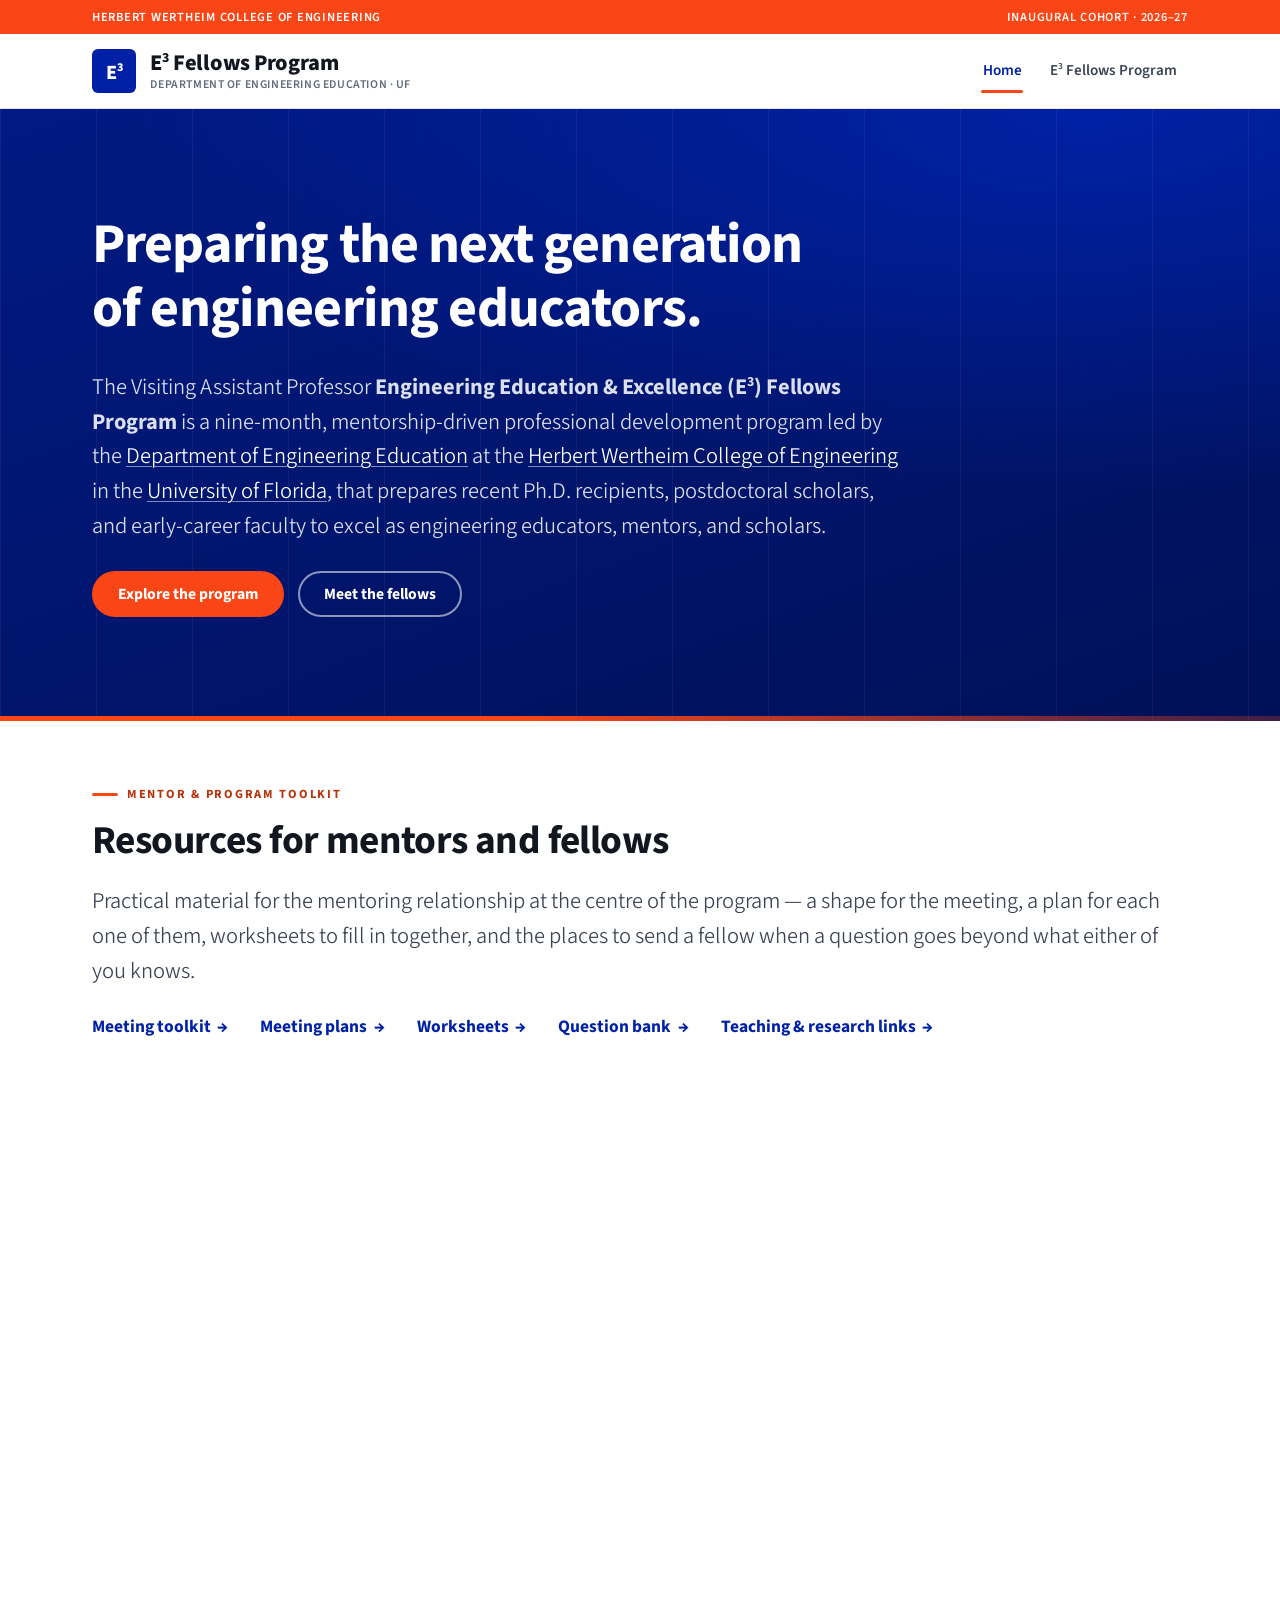
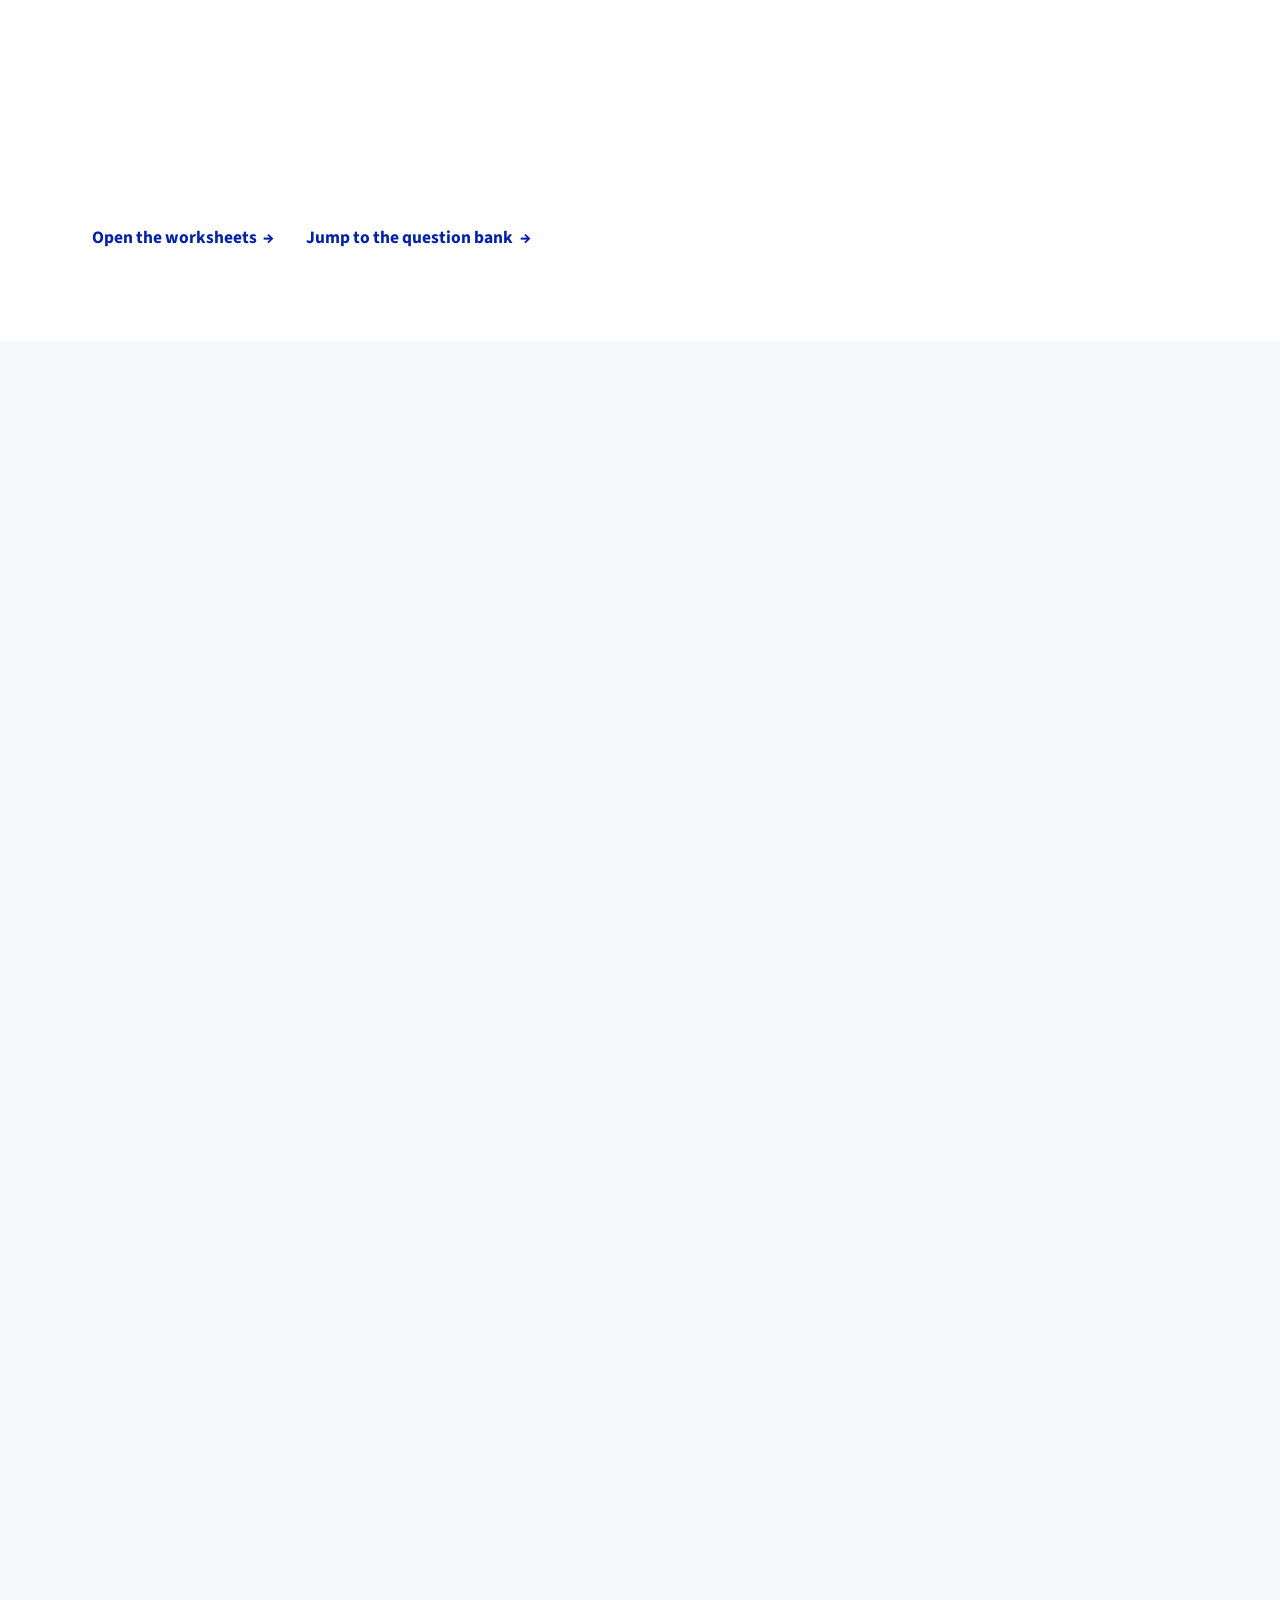
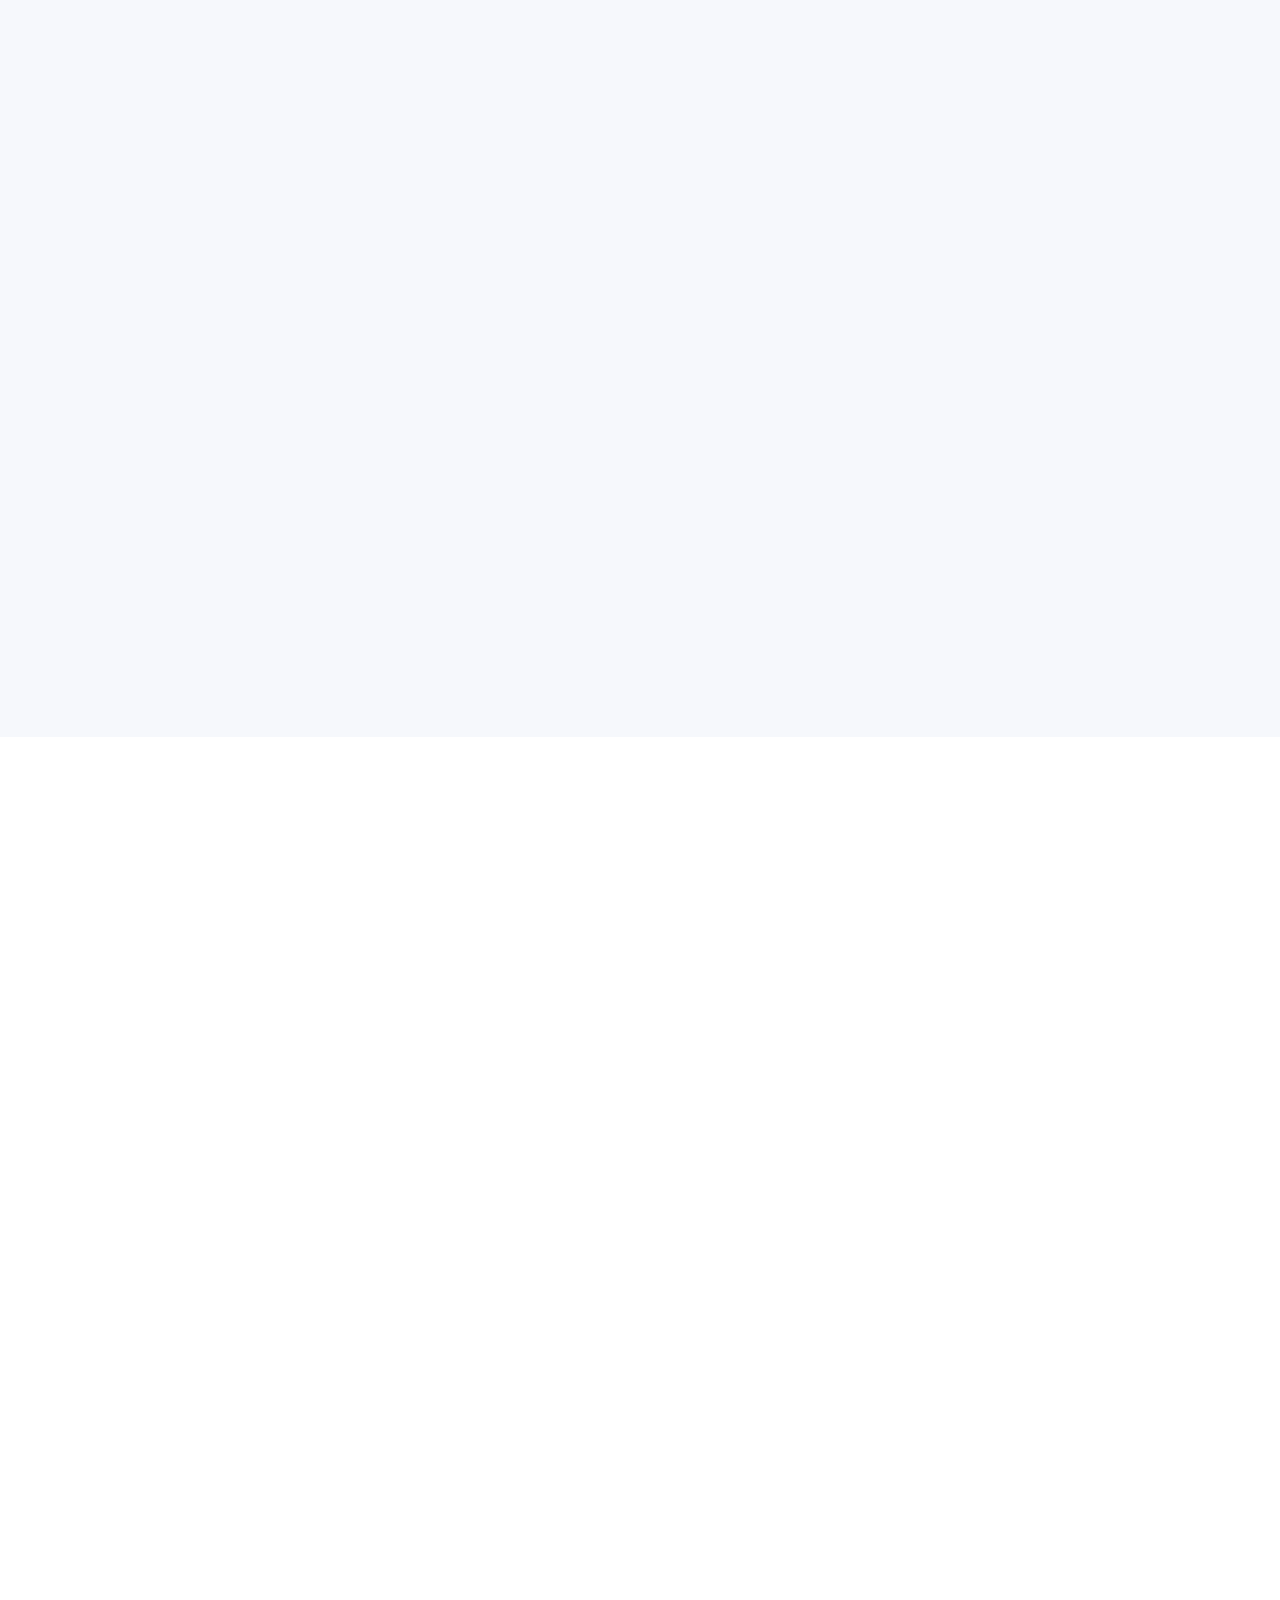
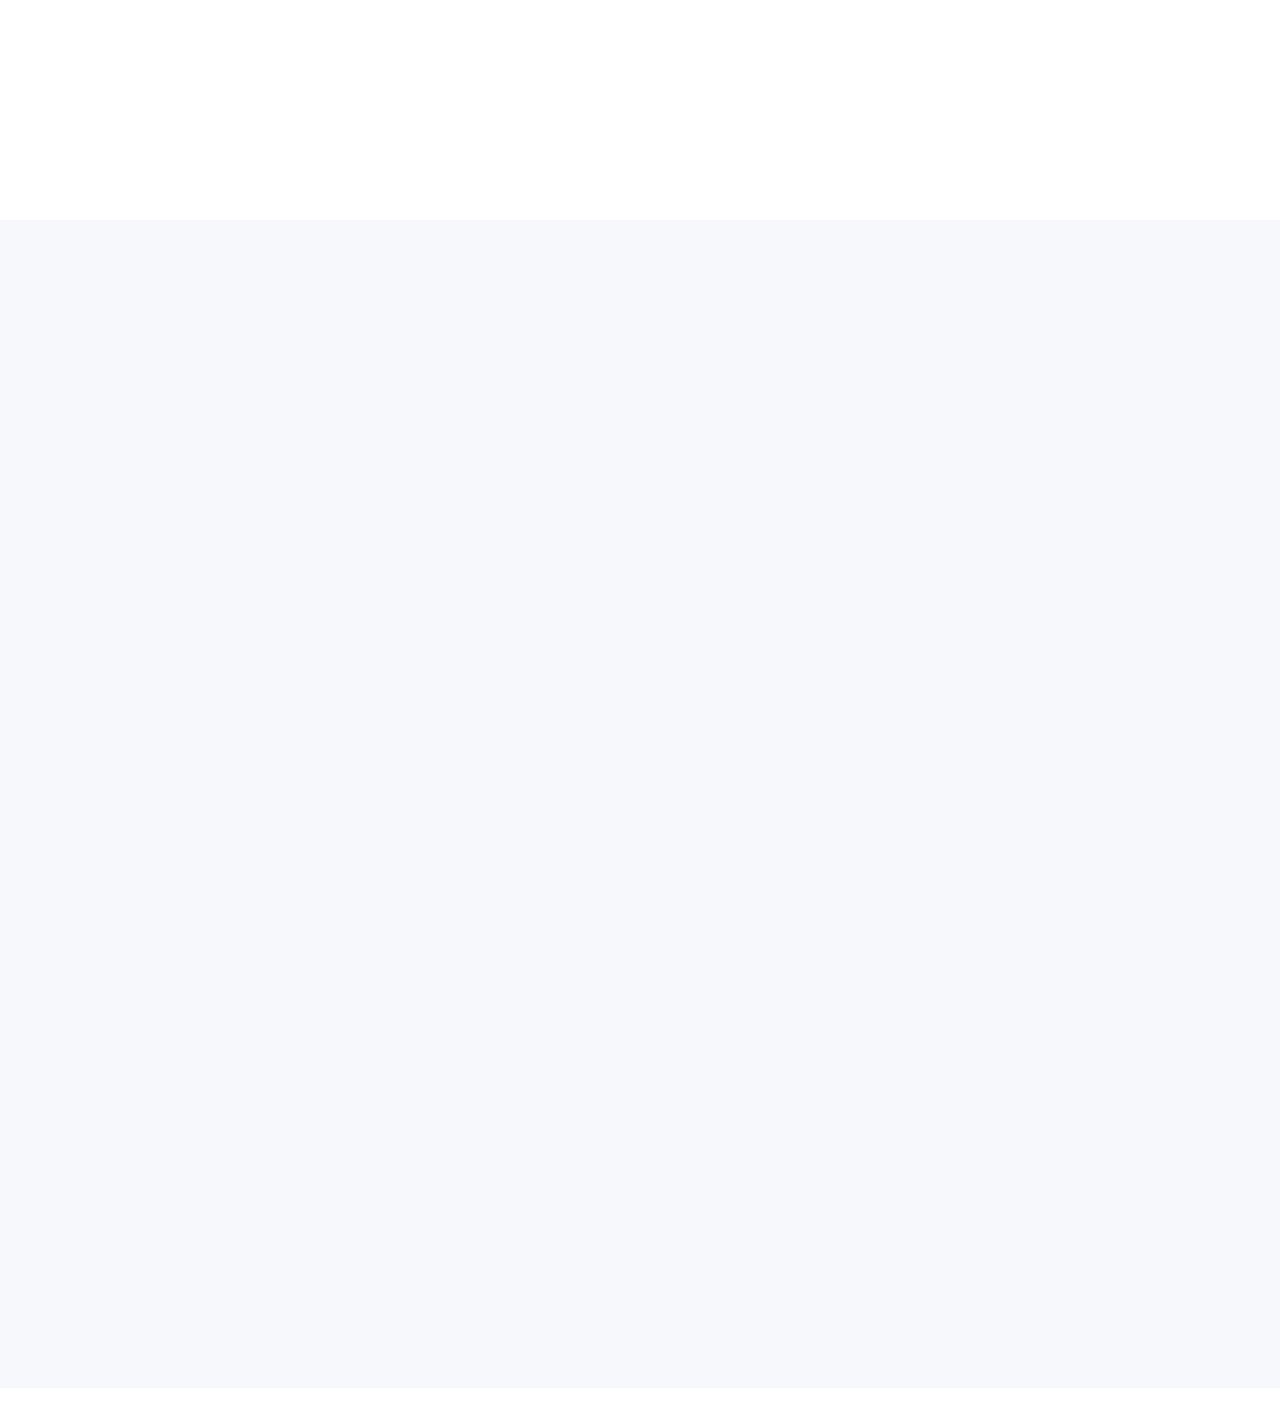
<file: resources.html>
<!DOCTYPE html>
<!-- RETIRED PAGE (Nov 2026). This content moved to the Department of Engineering
     Education website. The original page is kept below, commented out line by
     line; see "Retired pages" in memory.md to restore it. -->
<html lang="en">
<head>
<meta charset="utf-8">
<meta name="viewport" content="width=device-width, initial-scale=1">
<title>This page has moved | E&sup3; Fellows, University of Florida</title>
<link rel="canonical" href="https://uf-e3-fellows.space/">
<meta name="robots" content="noindex">
<meta http-equiv="refresh" content="0; url=index.html">
<link rel="preconnect" href="https://fonts.googleapis.com">
<link rel="preconnect" href="https://fonts.gstatic.com" crossorigin>
<link href="https://fonts.googleapis.com/css2?family=Source+Sans+3:ital,wght@0,300..900;1,300..900&display=swap" rel="stylesheet">
<link rel="stylesheet" href="assets/css/style.css">
</head>
<body>

<main id="main">
  <section class="section">
    <div class="wrap wrap--narrow center">
      <p class="eyebrow">This page has moved</p>
      <h1>Mentor &amp; Program Toolkit</h1>
      <p class="lede">
        You should be redirected automatically.
      </p>
      <div class="btn-row" style="justify-content:center">
        <a class="btn btn--primary" href="index.html">Continue to Mentor &amp; Program Toolkit</a>
      </div>
    </div>
  </section>
</main>

</body>
</html>
<!-- END RETIRED-PAGE STUB. Original page follows. -->

<!--~ <!DOCTYPE html> ~-->
<!--~ <html lang="en"> ~-->
<!--~ <head> ~-->
<!--~ <meta charset="utf-8"> ~-->
<!--~ <meta name="viewport" content="width=device-width, initial-scale=1"> ~-->
<!-- <title>Resources | E&sup3; Fellows, University of Florida</title> -->
<!--~ <title>Mentor &amp; Program Toolkit | E&sup3; Fellows, University of Florida</title> ~-->
<!--~ <meta name="description" content="Resources for E3 Fellows mentors and fellows: a structure for the biweekly mentoring meeting, meeting-by-meeting plans, printable worksheets, a question bank, and vetted teaching and research links."> ~-->
<!--~ <link rel="preconnect" href="https://fonts.googleapis.com"> ~-->
<!--~ <link rel="preconnect" href="https://fonts.gstatic.com" crossorigin> ~-->
<!--~ <link href="https://fonts.googleapis.com/css2?family=Source+Sans+3:ital,wght@0,300..900;1,300..900&display=swap" rel="stylesheet"> ~-->
<!--~ <link rel="stylesheet" href="assets/css/style.css"> ~-->
<!--~ <script>document.documentElement.classList.add("js");</script> ~-->
<!--~ </head> ~-->
<!--~ <body> ~-->

<!--~ <a class="skip-link" href="#main">Skip to main content</a> ~-->

<!--~ <div class="topbar"> ~-->
  <!--~ <div class="wrap"> ~-->
    <!--~ <span><a href="https://www.eng.ufl.edu/" target="_blank" rel="noopener">Herbert Wertheim College of Engineering</a></span> ~-->
    <!--~ <span class="topbar__right">Inaugural Cohort &middot; 2026&ndash;27</span> ~-->
  <!--~ </div> ~-->
<!--~ </div> ~-->

<!--~ <header class="site-header"> ~-->
  <!--~ <div class="wrap"> ~-->
    <!-- <a class="brand" href="index.html"> -->
    <!--~ <a class="brand" href="resources.html"> ~-->
      <!--~ <span class="brand__mark" aria-hidden="true">E<sup>3</sup></span> ~-->
      <!--~ <span class="brand__text"> ~-->
        <!--~ <span class="brand__title">E<sup>3</sup> Fellows Program</span> ~-->
        <!--~ <span class="brand__sub">Department of Engineering Education &middot; UF</span> ~-->
      <!--~ </span> ~-->
    <!--~ </a> ~-->
    <!--~ <button class="nav-toggle" type="button" aria-expanded="false" aria-controls="primary-nav"> ~-->
      <!--~ <span class="nav-toggle__bars" aria-hidden="true"><span></span><span></span><span></span></span> ~-->
      <!--~ Menu ~-->
    <!--~ </button> ~-->
    <!--~ <nav class="nav" id="primary-nav" aria-label="Primary"> ~-->
      <!--~ <ul> ~-->
        <!-- <li><a href="index.html">Home</a></li> -->
        <!-- <li><a href="program.html">Program</a></li> -->
        <!-- <li><a href="workshops.html">Workshops</a></li> -->
        <!-- <li><a href="fellows.html">Fellows</a></li> -->
        <!-- <li><a href="mentors.html">Mentors</a></li> -->
        <!--~ <li><a href="https://eed.eng.ufl.edu/people/e3-fellows-program/" target="_blank" rel="noopener">E<sup>3</sup> Fellows Program</a></li> ~-->
        <!-- <li><a href="resources.html" aria-current="page">Resources</a></li> -->
        <!--~ <li><a href="resources.html" aria-current="page">Mentor &amp; Program Toolkit</a></li> ~-->
        <!-- <li><a href="outcomes.html">Outcomes</a></li> -->
        <!-- <li><a href="contact.html">Contact</a></li> -->
      <!--~ </ul> ~-->
    <!--~ </nav> ~-->
  <!--~ </div> ~-->
<!--~ </header> ~-->

<!--~ <main id="main"> ~-->

  <!--~ <section class="hero hero--page"> ~-->
    <!--~ <div class="hero__grid-lines" aria-hidden="true"></div> ~-->
    <!--~ <div class="wrap"> ~-->
      <!--~ <ol class="breadcrumb"> ~-->
        <!-- <li><a href="index.html">Home</a></li> -->
        <!-- <li>Resources</li> -->
        <!--~ <li>Mentor &amp; Program Toolkit</li> ~-->
      <!--~ </ol> ~-->
      <!-- <h1>Resources</h1> -->
      <!--~ <h1>Mentor &amp; Program Toolkit</h1> ~-->
      <!--~ <p class="lede lede--wide"> ~-->
        <!--~ Practical material for the mentoring relationship at the centre of the ~-->
        <!--~ program &mdash; a shape for the meeting, a plan for each one of them, ~-->
        <!--~ worksheets to fill in together, and the places to send a fellow when a ~-->
        <!--~ question goes beyond what either of you knows. ~-->
      <!--~ </p> ~-->
      <!--~ <p class="link-row"> ~-->
        <!--~ <a class="arrow-link" href="#toolkit">Meeting toolkit</a> ~-->
        <!--~ <a class="arrow-link" href="#meeting-plans">Meeting plans</a> ~-->
        <!--~ <a class="arrow-link" href="#worksheets">Worksheets</a> ~-->
        <!--~ <a class="arrow-link" href="#question-bank">Question bank</a> ~-->
        <!--~ <a class="arrow-link" href="#external">Teaching &amp; research links</a> ~-->
      <!--~ </p> ~-->
    <!--~ </div> ~-->
  <!--~ </section> ~-->

  <!-- ==================== THE MEETING SHAPE ======================== -->
  <!--~ <section class="section" id="toolkit"> ~-->
    <!--~ <div class="wrap"> ~-->
      <!--~ <div class="section-head reveal"> ~-->
        <!--~ <p class="eyebrow">Mentor toolkit</p> ~-->
        <!--~ <h2>What to actually do in the meeting</h2> ~-->
        <!--~ <p class="lede"> ~-->
          <!--~ Mentoring works better with a shape than without one. Every meeting runs ~-->
          <!--~ the same five moves; only the middle changes. The plans below supply that ~-->
          <!--~ middle &mdash; a focus, the questions to ask, what the fellow brings, and ~-->
          <!--~ what you both leave with &mdash; for every meeting of the year. ~-->
        <!--~ </p> ~-->
      <!--~ </div> ~-->

      <!--~ <div class="reveal"> ~-->
        <!--~ <h3 class="steps__heading">The 30 minute shape</h3> ~-->
        <!--~ <ol class="steps"> ~-->
        <!--~ <li class="step"> ~-->
          <!--~ <h4 class="step__title">Check in</h4> ~-->
          <!--~ <p class="step__when">3 min</p> ~-->
          <!--~ <p class="step__text">The person before the project. How is the workload, the sleep, the semester? A fellow who is drowning will usually not say so unless you ask first and ask plainly.</p> ~-->
        <!--~ </li> ~-->
        <!--~ <li class="step"> ~-->
          <!--~ <h4 class="step__title">Since last time</h4> ~-->
          <!--~ <p class="step__when">5 min</p> ~-->
          <!--~ <p class="step__text">Walk the actions you agreed last meeting. What got done, what did not, and what happened when they tried. Not a status report &mdash; a way into what the classroom is really like.</p> ~-->
        <!--~ </li> ~-->
        <!--~ <li class="step"> ~-->
          <!--~ <h4 class="step__title">Today&rsquo;s focus</h4> ~-->
          <!--~ <p class="step__when">15 min</p> ~-->
          <!--~ <p class="step__text">One topic, from the plan for this meeting. Resist the drift into five topics at ten percent depth. If something urgent displaces the plan, move the plan &mdash; do not drop it.</p> ~-->
        <!--~ </li> ~-->
        <!--~ <li class="step"> ~-->
          <!--~ <h4 class="step__title">Decide</h4> ~-->
          <!--~ <p class="step__when">5 min</p> ~-->
          <!--~ <p class="step__text">Two or three actions, each with a name and a date, written where you will both see them again. &ldquo;Think about it&rdquo; is not an action.</p> ~-->
        <!--~ </li> ~-->
        <!--~ <li class="step"> ~-->
          <!--~ <h4 class="step__title">Close</h4> ~-->
          <!--~ <p class="step__when">2 min</p> ~-->
          <!--~ <p class="step__text">Confirm the next meeting, what the fellow brings to it, and anything you owe them. End on what went well &mdash; fellows hear the critique long after the praise.</p> ~-->
        <!--~ </li> ~-->
        <!--~ </ol> ~-->
      <!--~ </div> ~-->

      <!--~ <p class="link-row" style="margin-top:clamp(2rem, 4vw, 2.75rem)"> ~-->
        <!--~ <a class="arrow-link" href="mentor-worksheets.html">Open the worksheets</a> ~-->
        <!--~ <a class="arrow-link" href="#question-bank">Jump to the question bank</a> ~-->
      <!--~ </p> ~-->
    <!--~ </div> ~-->
  <!--~ </section> ~-->

  <!-- ==================== MEETING PLANS: FALL ====================== -->
  <!--~ <section class="section section--alt" id="meeting-plans"> ~-->
    <!--~ <div class="wrap"> ~-->
      <!--~ <div class="section-head reveal"> ~-->
        <!--~ <p class="eyebrow">Meeting plans &middot; semester one</p> ~-->
        <!--~ <h2>Fall 2026 &mdash; nine biweekly meetings</h2> ~-->
        <!--~ <p class="lede"> ~-->
          <!--~ One plan per meeting, sequenced against the program calendar so each ~-->
          <!--~ conversation lands before the deadline it feeds. Open a meeting to see the ~-->
          <!--~ focus, the questions, and what each of you brings. Treat them as a ~-->
          <!--~ starting point rather than a script &mdash; a real problem in the ~-->
          <!--~ fellow&rsquo;s classroom always outranks the plan. ~-->
        <!--~ </p> ~-->
      <!--~ </div> ~-->

      <!--~ <ol class="workshops reveal"> ~-->

        <!-- ---------------------- Meeting 1 ----------------------- -->
        <!--~ <li> ~-->
          <!--~ <article class="workshop"> ~-->
            <!--~ <div class="workshop__head"> ~-->
              <!--~ <h3 class="workshop__title">M1. Set up the relationship</h3> ~-->
              <!--~ <ul class="chips workshop__meta"> ~-->
                <!--~ <li class="chip chip--when">Mid-August &middot; before classes</li> ~-->
              <!--~ </ul> ~-->
            <!--~ </div> ~-->

            <!--~ <details class="workshop__details"> ~-->
              <!--~ <summary>Meeting plan</summary> ~-->
              <!--~ <div class="workshop__body"> ~-->
                <!--~ <p class="workshop__intro"> ~-->
                  <!--~ Spend the first meeting on how you will work together, not on ~-->
                  <!--~ teaching. Making this explicit now prevents most of the mismatches ~-->
                  <!--~ that otherwise surface in October. Fill in the ~-->
                  <!--~ <a href="mentor-worksheets.html#sheet-compact">mentoring compact</a> ~-->
                  <!--~ together, on screen, during this meeting. ~-->
                <!--~ </p> ~-->
                <!--~ <ul class="workshop__agenda"> ~-->
                  <!--~ <li><b>Ask:</b> What made you want this fellowship &mdash; and what ~-->
                    <!--~ do you want to be true in April that is not true today?</li> ~-->
                  <!--~ <li><b>Ask:</b> What kind of feedback actually helps you? In the ~-->
                    <!--~ moment, in writing, or after you have had time to sit with ~-->
                    <!--~ it?</li> ~-->
                  <!--~ <li><b>Ask:</b> What stays between us, and what may I share with ~-->
                    <!--~ the program or with your chair?</li> ~-->
                  <!--~ <li><b>Ask:</b> Where do you want me to push you, and where do you ~-->
                    <!--~ want room to work it out yourself?</li> ~-->
                  <!--~ <li><b>Ask:</b> What does a bad week look like for you &mdash; and ~-->
                    <!--~ how would I know you were having one?</li> ~-->
                  <!--~ <li><b>Fellow brings:</b> CV, the course they are assigned, and a ~-->
                    <!--~ rough sense of their goals.</li> ~-->
                  <!--~ <li><b>You both leave with:</b> a completed compact, recurring ~-->
                    <!--~ calendar holds for the semester, and three goals for the year ~-->
                    <!--~ written in the fellow&rsquo;s own words.</li> ~-->
                <!--~ </ul> ~-->
              <!--~ </div> ~-->
            <!--~ </details> ~-->
          <!--~ </article> ~-->
        <!--~ </li> ~-->

        <!-- ---------------------- Meeting 2 ----------------------- -->
        <!--~ <li> ~-->
          <!--~ <article class="workshop"> ~-->
            <!--~ <div class="workshop__head"> ~-->
              <!--~ <h3 class="workshop__title">M2. Course planning and week one</h3> ~-->
              <!--~ <ul class="chips workshop__meta"> ~-->
                <!--~ <li class="chip chip--when">Late August</li> ~-->
              <!--~ </ul> ~-->
            <!--~ </div> ~-->

            <!--~ <details class="workshop__details"> ~-->
              <!--~ <summary>Meeting plan</summary> ~-->
              <!--~ <div class="workshop__body"> ~-->
                <!--~ <p class="workshop__intro"> ~-->
                  <!--~ The syllabus and the first two weeks, in detail. This meeting also ~-->
                  <!--~ carries a hard deadline: CTE program applications are due ~-->
                  <!--~ <strong>Monday, August 24, 2026</strong>, so confirm the ~-->
                  <!--~ fellow&rsquo;s choice is submitted before you finish. ~-->
                <!--~ </p> ~-->
                <!--~ <ul class="workshop__agenda"> ~-->
                  <!--~ <li><b>Ask:</b> Walk me through the first class. What will students ~-->
                    <!--~ be doing in the first twenty minutes?</li> ~-->
                  <!--~ <li><b>Ask:</b> What are the three things a student must be able to ~-->
                    <!--~ do by the end of this course &mdash; and where does the syllabus ~-->
                    <!--~ say so?</li> ~-->
                  <!--~ <li><b>Ask:</b> Where does a struggling student find out they are ~-->
                    <!--~ struggling, and how early in the term is that?</li> ~-->
                  <!--~ <li><b>Ask:</b> Which CTE program did you choose, and why that one ~-->
                    <!--~ over the others?</li> ~-->
                  <!--~ <li><b>Ask:</b> What is the single thing about this course you are ~-->
                    <!--~ most worried about?</li> ~-->
                  <!--~ <li><b>Fellow brings:</b> draft syllabus, the first two weeks of ~-->
                    <!--~ class plans, and the CTE application.</li> ~-->
                  <!--~ <li><b>You both leave with:</b> written syllabus feedback, the CTE ~-->
                    <!--~ application submitted, and a date on the calendar for your ~-->
                    <!--~ classroom observation.</li> ~-->
                <!--~ </ul> ~-->
              <!--~ </div> ~-->
            <!--~ </details> ~-->
          <!--~ </article> ~-->
        <!--~ </li> ~-->

        <!-- ---------------------- Meeting 3 ----------------------- -->
        <!--~ <li> ~-->
          <!--~ <article class="workshop"> ~-->
            <!--~ <div class="workshop__head"> ~-->
              <!--~ <h3 class="workshop__title">M3. The first weeks, honestly</h3> ~-->
              <!--~ <ul class="chips workshop__meta"> ~-->
                <!--~ <li class="chip chip--when">Early September</li> ~-->
              <!--~ </ul> ~-->
            <!--~ </div> ~-->

            <!--~ <details class="workshop__details"> ~-->
              <!--~ <summary>Meeting plan</summary> ~-->
              <!--~ <div class="workshop__body"> ~-->
                <!--~ <p class="workshop__intro"> ~-->
                  <!--~ Three weeks in, the plan has met the room. This is the meeting ~-->
                  <!--~ where a fellow will tell you something is not working &mdash; if ~-->
                  <!--~ you make it safe to say so. Say plainly that a class going badly is ~-->
                  <!--~ normal and is not the thing they are being evaluated on. ~-->
                <!--~ </p> ~-->
                <!--~ <ul class="workshop__agenda"> ~-->
                  <!--~ <li><b>Ask:</b> What surprised you in the first two weeks?</li> ~-->
                  <!--~ <li><b>Ask:</b> Where did students get stuck that you did not ~-->
                    <!--~ expect them to?</li> ~-->
                  <!--~ <li><b>Ask:</b> What did you plan and not get to? What did you cut, ~-->
                    <!--~ and how did you decide?</li> ~-->
                  <!--~ <li><b>Ask:</b> How do you know whether they are learning &mdash; ~-->
                    <!--~ as opposed to whether they are satisfied?</li> ~-->
                  <!--~ <li><b>Ask:</b> What is taking far more time than you budgeted ~-->
                    <!--~ for?</li> ~-->
                  <!--~ <li><b>Fellow brings:</b> a piece of student work, and one class ~-->
                    <!--~ that did not go the way they intended.</li> ~-->
                  <!--~ <li><b>You both leave with:</b> one concrete change to try in the ~-->
                    <!--~ next two weeks, and the observation date confirmed.</li> ~-->
                <!--~ </ul> ~-->
              <!--~ </div> ~-->
            <!--~ </details> ~-->
          <!--~ </article> ~-->
        <!--~ </li> ~-->

        <!-- ---------------------- Meeting 4 ----------------------- -->
        <!--~ <li> ~-->
          <!--~ <article class="workshop"> ~-->
            <!--~ <div class="workshop__head"> ~-->
              <!--~ <h3 class="workshop__title">M4. Pre-observation conference</h3> ~-->
              <!--~ <ul class="chips workshop__meta"> ~-->
                <!--~ <li class="chip chip--when">Late September</li> ~-->
              <!--~ </ul> ~-->
            <!--~ </div> ~-->

            <!--~ <details class="workshop__details"> ~-->
              <!--~ <summary>Meeting plan</summary> ~-->
              <!--~ <div class="workshop__body"> ~-->
                <!--~ <p class="workshop__intro"> ~-->
                  <!--~ An observation without a pre-conference collects the wrong ~-->
                  <!--~ evidence. Agree here on what you are looking for, so the fellow ~-->
                  <!--~ owns the focus and your notes answer a question they actually ~-->
                  <!--~ asked. Use part one of the ~-->
                  <!--~ <a href="mentor-worksheets.html#sheet-observation">observation protocol</a>. ~-->
                  <!--~ This is also the window in which the fellow attends their own two ~-->
                  <!--~ observation sessions in exemplary engineering courses &mdash; ask ~-->
                  <!--~ what they are watching for there, too. ~-->
                <!--~ </p> ~-->
                <!--~ <ul class="workshop__agenda"> ~-->
                  <!--~ <li><b>Ask:</b> What do you want evidence about? What should I be ~-->
                    <!--~ counting or writing down?</li> ~-->
                  <!--~ <li><b>Ask:</b> What will students be doing, minute to minute? How ~-->
                    <!--~ long will you talk without interruption?</li> ~-->
                  <!--~ <li><b>Ask:</b> What would &ldquo;this went well&rdquo; look like, ~-->
                    <!--~ described by what students do rather than by how you feel?</li> ~-->
                  <!--~ <li><b>Ask:</b> Is there anything you would rather I not focus on ~-->
                    <!--~ this time?</li> ~-->
                  <!--~ <li><b>Ask:</b> Do you want my raw notes, or the organized ~-->
                    <!--~ version?</li> ~-->
                  <!--~ <li><b>Fellow brings:</b> the lesson plan, the materials students ~-->
                    <!--~ will see, and any context about the group.</li> ~-->
                  <!--~ <li><b>You both leave with:</b> two or three agreed focus ~-->
                    <!--~ questions, the logistics settled, and the debrief booked within ~-->
                    <!--~ a week of the visit.</li> ~-->
                <!--~ </ul> ~-->
              <!--~ </div> ~-->
            <!--~ </details> ~-->
          <!--~ </article> ~-->
        <!--~ </li> ~-->

        <!-- ---------------------- Meeting 5 ----------------------- -->
        <!--~ <li> ~-->
          <!--~ <article class="workshop"> ~-->
            <!--~ <div class="workshop__head"> ~-->
              <!--~ <h3 class="workshop__title">M5. Observation debrief and mid-semester feedback</h3> ~-->
              <!--~ <ul class="chips workshop__meta"> ~-->
                <!--~ <li class="chip chip--when">Mid-October</li> ~-->
              <!--~ </ul> ~-->
            <!--~ </div> ~-->

            <!--~ <details class="workshop__details"> ~-->
              <!--~ <summary>Meeting plan</summary> ~-->
              <!--~ <div class="workshop__body"> ~-->
                <!--~ <p class="workshop__intro"> ~-->
                  <!--~ Order matters here: the fellow reflects first, then you present ~-->
                  <!--~ what you saw as description, then you interpret it together. Pair ~-->
                  <!--~ it with a mid-semester feedback round from students &mdash; taken ~-->
                  <!--~ now, there is still time to act on it, which is the entire point. ~-->
                <!--~ </p> ~-->
                <!--~ <ul class="workshop__agenda"> ~-->
                  <!--~ <li><b>Ask first:</b> Before I say anything &mdash; how did that ~-->
                    <!--~ class go, and what would you change?</li> ~-->
                  <!--~ <li><b>Then describe:</b> Here is what students were doing at each ~-->
                    <!--~ point in the hour. Does that match your sense of it?</li> ~-->
                  <!--~ <li><b>Then the focus question:</b> You asked me to watch for one ~-->
                    <!--~ thing in particular. Here is the evidence I collected on it.</li> ~-->
                  <!--~ <li><b>Ask:</b> What is one thing from that class you would keep ~-->
                    <!--~ exactly as it is?</li> ~-->
                  <!--~ <li><b>Ask:</b> What would make the change you want to make easier ~-->
                    <!--~ to do?</li> ~-->
                  <!--~ <li><b>Fellow brings:</b> their own written reflection, completed ~-->
                    <!--~ before they read your notes.</li> ~-->
                  <!--~ <li><b>You both leave with:</b> two or three specific changes, and ~-->
                    <!--~ a plan for collecting mid-semester feedback from students.</li> ~-->
                <!--~ </ul> ~-->
              <!--~ </div> ~-->
            <!--~ </details> ~-->
          <!--~ </article> ~-->
        <!--~ </li> ~-->

        <!-- ---------------------- Meeting 6 ----------------------- -->
        <!--~ <li> ~-->
          <!--~ <article class="workshop"> ~-->
            <!--~ <div class="workshop__head"> ~-->
              <!--~ <h3 class="workshop__title">M6. What the evidence says</h3> ~-->
              <!--~ <ul class="chips workshop__meta"> ~-->
                <!--~ <li class="chip chip--when">Late October</li> ~-->
              <!--~ </ul> ~-->
            <!--~ </div> ~-->

            <!--~ <details class="workshop__details"> ~-->
              <!--~ <summary>Meeting plan</summary> ~-->
              <!--~ <div class="workshop__body"> ~-->
                <!--~ <p class="workshop__intro"> ~-->
                  <!--~ Turn the semester&rsquo;s accumulated evidence &mdash; student ~-->
                  <!--~ feedback, assessment results, your observation &mdash; into ~-->
                  <!--~ candidate ideas for the spring innovation. The strongest projects ~-->
                  <!--~ come from a problem the fellow has personally watched students ~-->
                  <!--~ hit. ~-->
                <!--~ </p> ~-->
                <!--~ <ul class="workshop__agenda"> ~-->
                  <!--~ <li><b>Ask:</b> What did the mid-semester feedback actually say, ~-->
                    <!--~ and what had you expected it to say?</li> ~-->
                  <!--~ <li><b>Ask:</b> Which piece of that is worth fixing this week, and ~-->
                    <!--~ which is worth studying properly next semester?</li> ~-->
                  <!--~ <li><b>Ask:</b> Where in this course do students reliably get ~-->
                    <!--~ stuck, year after year, whoever teaches it?</li> ~-->
                  <!--~ <li><b>Ask:</b> If you could change one thing about how this course ~-->
                    <!--~ is taught, what would it be?</li> ~-->
                  <!--~ <li><b>Ask:</b> What from the monthly workshops or your CTE program ~-->
                    <!--~ might apply here?</li> ~-->
                  <!--~ <li><b>Fellow brings:</b> the mid-semester feedback summarized, and ~-->
                    <!--~ assessment results so far.</li> ~-->
                  <!--~ <li><b>You both leave with:</b> two or three candidate ideas for ~-->
                    <!--~ the instructional innovation, written as problems rather than as ~-->
                    <!--~ solutions.</li> ~-->
                <!--~ </ul> ~-->
              <!--~ </div> ~-->
            <!--~ </details> ~-->
          <!--~ </article> ~-->
        <!--~ </li> ~-->

        <!-- ---------------------- Meeting 7 ----------------------- -->
        <!--~ <li> ~-->
          <!--~ <article class="workshop"> ~-->
            <!--~ <div class="workshop__head"> ~-->
              <!--~ <h3 class="workshop__title">M7. Scope the innovation and the question behind it</h3> ~-->
              <!--~ <ul class="chips workshop__meta"> ~-->
                <!--~ <li class="chip chip--when">Early November</li> ~-->
              <!--~ </ul> ~-->
            <!--~ </div> ~-->

            <!--~ <details class="workshop__details"> ~-->
              <!--~ <summary>Meeting plan</summary> ~-->
              <!--~ <div class="workshop__body"> ~-->
                <!--~ <p class="workshop__intro"> ~-->
                  <!--~ Narrow one candidate into a question that can be answered inside a ~-->
                  <!--~ single spring course. The most common failure at this stage is ~-->
                  <!--~ scope &mdash; a project that would really need three semesters and ~-->
                  <!--~ a research assistant. Work through the ~-->
                  <!--~ <a href="mentor-worksheets.html#sheet-project">project planner</a>. ~-->
                <!--~ </p> ~-->
                <!--~ <ul class="workshop__agenda"> ~-->
                  <!--~ <li><b>Ask:</b> State the problem as something students do or fail ~-->
                    <!--~ to do &mdash; not as a technique you want to try.</li> ~-->
                  <!--~ <li><b>Ask:</b> What is the question? Could the honest answer turn ~-->
                    <!--~ out to be no?</li> ~-->
                  <!--~ <li><b>Ask:</b> What would count as evidence that it worked? What ~-->
                    <!--~ would convince a skeptical colleague?</li> ~-->
                  <!--~ <li><b>Ask:</b> What are you comparing against &mdash; a previous ~-->
                    <!--~ semester, another section, the same students before and ~-->
                    <!--~ after?</li> ~-->
                  <!--~ <li><b>Ask:</b> Is this genuinely feasible in one course while you ~-->
                    <!--~ are teaching two?</li> ~-->
                  <!--~ <li><b>Fellow brings:</b> a draft problem statement and any ~-->
                    <!--~ literature they have found.</li> ~-->
                  <!--~ <li><b>You both leave with:</b> one scoped question and an outline ~-->
                    <!--~ of the evidence that will answer it.</li> ~-->
                <!--~ </ul> ~-->
              <!--~ </div> ~-->
            <!--~ </details> ~-->
          <!--~ </article> ~-->
        <!--~ </li> ~-->

        <!-- ---------------------- Meeting 8 ----------------------- -->
        <!--~ <li> ~-->
          <!--~ <article class="workshop"> ~-->
            <!--~ <div class="workshop__head"> ~-->
              <!--~ <h3 class="workshop__title">M8. The proposal, the data, and the IRB</h3> ~-->
              <!--~ <ul class="chips workshop__meta"> ~-->
                <!--~ <li class="chip chip--when">Late November</li> ~-->
              <!--~ </ul> ~-->
            <!--~ </div> ~-->

            <!--~ <details class="workshop__details"> ~-->
              <!--~ <summary>Meeting plan</summary> ~-->
              <!--~ <div class="workshop__body"> ~-->
                <!--~ <p class="workshop__intro"> ~-->
                  <!--~ The practical half of the proposal. The question that quietly ~-->
                  <!--~ decides whether this work can ever be published is settled here, ~-->
                  <!--~ not in April: whether the right approvals and consent are in place ~-->
                  <!--~ <em>before</em> data collection starts in January. ~-->
                <!--~ </p> ~-->
                <!--~ <ul class="workshop__agenda"> ~-->
                  <!--~ <li><b>Ask:</b> What data will you collect, at what points in the ~-->
                    <!--~ term, and who will have access to it?</li> ~-->
                  <!--~ <li><b>Ask:</b> Does this need IRB review, and by which route? Have ~-->
                    <!--~ you completed the required training?</li> ~-->
                  <!--~ <li><b>Ask:</b> If you want to publish this, what has to be done ~-->
                    <!--~ before the first day of class?</li> ~-->
                  <!--~ <li><b>Ask:</b> How will you keep your grading role separate from ~-->
                    <!--~ your role collecting the data?</li> ~-->
                  <!--~ <li><b>Ask:</b> What is the plan if the data come back thinner or ~-->
                    <!--~ messier than you hope?</li> ~-->
                  <!--~ <li><b>Fellow brings:</b> the draft proposal and a data plan.</li> ~-->
                  <!--~ <li><b>You both leave with:</b> a near-final proposal, the IRB ~-->
                    <!--~ route decided, and training scheduled if it is outstanding.</li> ~-->
                <!--~ </ul> ~-->
              <!--~ </div> ~-->
            <!--~ </details> ~-->
          <!--~ </article> ~-->
        <!--~ </li> ~-->

        <!-- ---------------------- Meeting 9 ----------------------- -->
        <!--~ <li> ~-->
          <!--~ <article class="workshop"> ~-->
            <!--~ <div class="workshop__head"> ~-->
              <!--~ <h3 class="workshop__title">M9. Close the fall, set up the spring</h3> ~-->
              <!--~ <ul class="chips workshop__meta"> ~-->
                <!--~ <li class="chip chip--when">Early December</li> ~-->
              <!--~ </ul> ~-->
            <!--~ </div> ~-->

            <!--~ <details class="workshop__details"> ~-->
              <!--~ <summary>Meeting plan</summary> ~-->
              <!--~ <div class="workshop__body"> ~-->
                <!--~ <p class="workshop__intro"> ~-->
                  <!--~ A deliberate stocktake against the goals set in August, and an ~-->
                  <!--~ honest look at the jump from one course to two. Produce a short ~-->
                  <!--~ written mid-year summary &mdash; it becomes the first half of the ~-->
                  <!--~ joint evaluation in April. Use the ~-->
                  <!--~ <a href="mentor-worksheets.html#sheet-review">growth review</a>. ~-->
                <!--~ </p> ~-->
                <!--~ <ul class="workshop__agenda"> ~-->
                  <!--~ <li><b>Ask:</b> Against the three goals we wrote in August, where ~-->
                    <!--~ are you?</li> ~-->
                  <!--~ <li><b>Ask:</b> What are you proudest of this semester? What do you ~-->
                    <!--~ not want to repeat?</li> ~-->
                  <!--~ <li><b>Ask:</b> You go from one course to two in January. What has ~-->
                    <!--~ to change about how you work?</li> ~-->
                  <!--~ <li><b>Ask:</b> What support will you need in the spring that you ~-->
                    <!--~ did not need in August?</li> ~-->
                  <!--~ <li><b>Ask:</b> What do you expect your course evaluations to say ~-->
                    <!--~ &mdash; and what will you do if they say something else?</li> ~-->
                  <!--~ <li><b>Fellow brings:</b> the submitted innovation proposal and a ~-->
                    <!--~ written reflection on the semester.</li> ~-->
                  <!--~ <li><b>You both leave with:</b> a written mid-year summary and ~-->
                    <!--~ spring meeting dates already on the calendar.</li> ~-->
                <!--~ </ul> ~-->
              <!--~ </div> ~-->
            <!--~ </details> ~-->
          <!--~ </article> ~-->
        <!--~ </li> ~-->

      <!--~ </ol> ~-->
    <!--~ </div> ~-->
  <!--~ </section> ~-->

  <!-- =================== MEETING PLANS: SPRING ===================== -->
  <!--~ <section class="section"> ~-->
    <!--~ <div class="wrap"> ~-->
      <!--~ <div class="section-head reveal"> ~-->
        <!--~ <p class="eyebrow">Meeting plans &middot; semester two</p> ~-->
        <!--~ <h2>Spring 2027 &mdash; four monthly check-ins</h2> ~-->
        <!--~ <p class="lede"> ~-->
          <!--~ Fewer meetings, higher stakes: the fellow is teaching two courses while ~-->
          <!--~ implementing and evaluating the innovation. Protect the hour &mdash; this ~-->
          <!--~ is the term in which a busy fellow quietly lets the project slip. ~-->
        <!--~ </p> ~-->
      <!--~ </div> ~-->

      <!--~ <ol class="workshops reveal"> ~-->

        <!--~ <li> ~-->
          <!--~ <article class="workshop"> ~-->
            <!--~ <div class="workshop__head"> ~-->
              <!--~ <h3 class="workshop__title">S1. Launch the innovation</h3> ~-->
              <!--~ <ul class="chips workshop__meta"> ~-->
                <!--~ <li class="chip chip--when">January 2027</li> ~-->
              <!--~ </ul> ~-->
            <!--~ </div> ~-->

            <!--~ <details class="workshop__details"> ~-->
              <!--~ <summary>Meeting plan</summary> ~-->
              <!--~ <div class="workshop__body"> ~-->
                <!--~ <p class="workshop__intro"> ~-->
                  <!--~ Everything planned in the fall now has to survive contact with a ~-->
                  <!--~ two-course load. Check that the innovation is on the syllabus and ~-->
                  <!--~ in the course schedule, with dates, before week one closes. ~-->
                <!--~ </p> ~-->
                <!--~ <ul class="workshop__agenda"> ~-->
                  <!--~ <li><b>Ask:</b> Is the innovation actually in the syllabus and the ~-->
                    <!--~ course schedule, with specific dates?</li> ~-->
                  <!--~ <li><b>Ask:</b> What does the first week of data collection look ~-->
                    <!--~ like, concretely?</li> ~-->
                  <!--~ <li><b>Ask:</b> With two courses, what are you deliberately ~-->
                    <!--~ <em>not</em> doing this term?</li> ~-->
                  <!--~ <li><b>Ask:</b> What is the earliest signal that this is not ~-->
                    <!--~ working, and when would you see it?</li> ~-->
                  <!--~ <li><b>Ask:</b> What did the fall evaluations tell you, and what ~-->
                    <!--~ have you changed because of them?</li> ~-->
                  <!--~ <li><b>You both leave with:</b> a data-collection calendar and an ~-->
                    <!--~ agreed point at which you would adjust the plan.</li> ~-->
                <!--~ </ul> ~-->
              <!--~ </div> ~-->
            <!--~ </details> ~-->
          <!--~ </article> ~-->
        <!--~ </li> ~-->

        <!--~ <li> ~-->
          <!--~ <article class="workshop"> ~-->
            <!--~ <div class="workshop__head"> ~-->
              <!--~ <h3 class="workshop__title">S2. Mid-implementation check</h3> ~-->
              <!--~ <ul class="chips workshop__meta"> ~-->
                <!--~ <li class="chip chip--when">February 2027</li> ~-->
              <!--~ </ul> ~-->
            <!--~ </div> ~-->

            <!--~ <details class="workshop__details"> ~-->
              <!--~ <summary>Meeting plan</summary> ~-->
              <!--~ <div class="workshop__body"> ~-->
                <!--~ <p class="workshop__intro"> ~-->
                  <!--~ The meeting that saves the project. Ask to <em>see</em> the data ~-->
                  <!--~ rather than to hear about it &mdash; a spreadsheet that does not ~-->
                  <!--~ exist yet is far easier to admit to in February than in April. ~-->
                <!--~ </p> ~-->
                <!--~ <ul class="workshop__agenda"> ~-->
                  <!--~ <li><b>Ask:</b> Show me what you have collected so far.</li> ~-->
                  <!--~ <li><b>Ask:</b> What has drifted from the plan &mdash; and was that ~-->
                    <!--~ the right call?</li> ~-->
                  <!--~ <li><b>Ask:</b> What are students saying about the change?</li> ~-->
                  <!--~ <li><b>Ask:</b> What is your fallback if response rates stay ~-->
                    <!--~ low?</li> ~-->
                  <!--~ <li><b>Ask:</b> When is the Interface Conference abstract due, and ~-->
                    <!--~ what is your working title?</li> ~-->
                  <!--~ <li><b>You both leave with:</b> the abstract deadline diarized and ~-->
                    <!--~ any mid-course correction agreed.</li> ~-->
                <!--~ </ul> ~-->
              <!--~ </div> ~-->
            <!--~ </details> ~-->
          <!--~ </article> ~-->
        <!--~ </li> ~-->

        <!--~ <li> ~-->
          <!--~ <article class="workshop"> ~-->
            <!--~ <div class="workshop__head"> ~-->
              <!--~ <h3 class="workshop__title">S3. Make sense of it, and go public</h3> ~-->
              <!--~ <ul class="chips workshop__meta"> ~-->
                <!--~ <li class="chip chip--when">March 2027</li> ~-->
              <!--~ </ul> ~-->
            <!--~ </div> ~-->

            <!--~ <details class="workshop__details"> ~-->
              <!--~ <summary>Meeting plan</summary> ~-->
              <!--~ <div class="workshop__body"> ~-->
                <!--~ <p class="workshop__intro"> ~-->
                  <!--~ Analysis and dissemination together. The discipline to practise ~-->
                  <!--~ here is claiming only what the evidence supports &mdash; a modest ~-->
                  <!--~ defensible finding is worth more than an overreach, and reviewers ~-->
                  <!--~ can tell the difference. ~-->
                <!--~ </p> ~-->
                <!--~ <ul class="workshop__agenda"> ~-->
                  <!--~ <li><b>Ask:</b> What do the data say &mdash; including the parts ~-->
                    <!--~ that do not support what you hoped?</li> ~-->
                  <!--~ <li><b>Ask:</b> What is the one claim you can defend, and what ~-->
                    <!--~ exactly is the evidence for it?</li> ~-->
                  <!--~ <li><b>Ask:</b> Who is the audience beyond this year &mdash; your ~-->
                    <!--~ department, ASEE, a journal?</li> ~-->
                  <!--~ <li><b>Ask:</b> What does the Interface presentation need to ~-->
                    <!--~ accomplish in the time you have?</li> ~-->
                  <!--~ <li><b>Ask:</b> What would you do differently if you ran this ~-->
                    <!--~ again?</li> ~-->
                  <!--~ <li><b>You both leave with:</b> a presentation outline and a ~-->
                    <!--~ decision about what happens to this work after April.</li> ~-->
                <!--~ </ul> ~-->
              <!--~ </div> ~-->
            <!--~ </details> ~-->
          <!--~ </article> ~-->
        <!--~ </li> ~-->

        <!--~ <li> ~-->
          <!--~ <article class="workshop"> ~-->
            <!--~ <div class="workshop__head"> ~-->
              <!--~ <h3 class="workshop__title">S4. Summative evaluation and what comes next</h3> ~-->
              <!--~ <ul class="chips workshop__meta"> ~-->
                <!--~ <li class="chip chip--when">April 2027</li> ~-->
              <!--~ </ul> ~-->
            <!--~ </div> ~-->

            <!--~ <details class="workshop__details"> ~-->
              <!--~ <summary>Meeting plan</summary> ~-->
              <!--~ <div class="workshop__body"> ~-->
                <!--~ <p class="workshop__intro"> ~-->
                  <!--~ Two jobs: prepare for the joint evaluation with the fellow&rsquo;s ~-->
                  <!--~ Department or Unit Chair, and turn nine months into a record they ~-->
                  <!--~ can use. Complete the end-of-year half of the ~-->
                  <!--~ <a href="mentor-worksheets.html#sheet-review">growth review</a> ~-->
                  <!--~ before the joint meeting, not during it. ~-->
                <!--~ </p> ~-->
                <!--~ <ul class="workshop__agenda"> ~-->
                  <!--~ <li><b>Ask:</b> Walk me through the year. What is different about ~-->
                    <!--~ how you teach now?</li> ~-->
                  <!--~ <li><b>Ask:</b> What goes in your teaching statement that could not ~-->
                    <!--~ have gone in last August?</li> ~-->
                  <!--~ <li><b>Ask:</b> What evidence of your teaching effectiveness do you ~-->
                    <!--~ hold, and where does it live?</li> ~-->
                  <!--~ <li><b>Ask:</b> In the joint evaluation, what do you most want ~-->
                    <!--~ recognized?</li> ~-->
                  <!--~ <li><b>Ask:</b> What is the next appointment you are aiming for, ~-->
                    <!--~ and what is still missing from your record?</li> ~-->
                  <!--~ <li><b>You both leave with:</b> the completed growth review, and an ~-->
                    <!--~ agreement about staying in touch past April.</li> ~-->
                <!--~ </ul> ~-->
              <!--~ </div> ~-->
            <!--~ </details> ~-->
          <!--~ </article> ~-->
        <!--~ </li> ~-->

      <!--~ </ol> ~-->
    <!--~ </div> ~-->
  <!--~ </section> ~-->

  <!-- ======================== WORKSHEETS =========================== -->
  <!--~ <section class="section section--alt" id="worksheets"> ~-->
    <!--~ <div class="wrap"> ~-->
      <!--~ <div class="section-head reveal"> ~-->
        <!--~ <p class="eyebrow">Worksheets</p> ~-->
        <!--~ <h2>Five forms to fill in together</h2> ~-->
        <!--~ <p class="lede"> ~-->
          <!--~ Each worksheet opens as a page you can type into and then print or save as ~-->
          <!--~ a PDF &mdash; no account, no download, nothing to install. Fill them in on ~-->
          <!--~ screen during the meeting, or print them blank and write on them. ~-->
        <!--~ </p> ~-->
      <!--~ </div> ~-->

      <!--~ <div class="grid grid--3"> ~-->
        <!--~ <a class="card card--link reveal" href="mentor-worksheets.html#sheet-compact"> ~-->
          <!--~ <h3>1. Mentoring compact</h3> ~-->
          <!--~ <p>Expectations, meeting cadence, how feedback is given, what stays ~-->
            <!--~ confidential, and the fellow&rsquo;s three goals for the year. Complete ~-->
            <!--~ it in your first meeting.</p> ~-->
          <!--~ <p class="card__foot"><span class="arrow-link">Open worksheet</span></p> ~-->
        <!--~ </a> ~-->

        <!--~ <a class="card card--link reveal" href="mentor-worksheets.html#sheet-meeting"> ~-->
          <!--~ <h3>2. Biweekly meeting record</h3> ~-->
          <!--~ <p>The one-pager you reuse every meeting: since last time, today&rsquo;s ~-->
            <!--~ focus, decisions, and actions with a name and a date against each.</p> ~-->
          <!--~ <p class="card__foot"><span class="arrow-link">Open worksheet</span></p> ~-->
        <!--~ </a> ~-->

        <!--~ <a class="card card--link reveal" href="mentor-worksheets.html#sheet-observation"> ~-->
          <!--~ <h3>3. Classroom observation protocol</h3> ~-->
          <!--~ <p>Pre-observation focus questions, a timed running record for what ~-->
            <!--~ students are doing during class, and a structured debrief that starts ~-->
            <!--~ with the fellow&rsquo;s own read.</p> ~-->
          <!--~ <p class="card__foot"><span class="arrow-link">Open worksheet</span></p> ~-->
        <!--~ </a> ~-->

        <!--~ <a class="card card--link reveal" href="mentor-worksheets.html#sheet-project"> ~-->
          <!--~ <h3>4. Innovation &amp; SoTL planner</h3> ~-->
          <!--~ <p>Problem, question, what changes, what evidence would answer it, the ~-->
            <!--~ comparison, IRB route, and a term-by-term timeline. Feeds the fall ~-->
            <!--~ proposal.</p> ~-->
          <!--~ <p class="card__foot"><span class="arrow-link">Open worksheet</span></p> ~-->
        <!--~ </a> ~-->

        <!--~ <a class="card card--link reveal" href="mentor-worksheets.html#sheet-review"> ~-->
          <!--~ <h3>5. Growth review</h3> ~-->
          <!--~ <p>Mid-year in December and end-of-year in April, against the goals set in ~-->
            <!--~ August. The April half is what you bring to the joint evaluation with ~-->
            <!--~ the chair.</p> ~-->
          <!--~ <p class="card__foot"><span class="arrow-link">Open worksheet</span></p> ~-->
        <!--~ </a> ~-->

        <!--~ <div class="card card--accent reveal"> ~-->
          <!--~ <h3>How to save as a PDF</h3> ~-->
          <!--~ <p>Open a worksheet, type into it, then use <strong>Print</strong> and ~-->
            <!--~ choose <strong>Save as PDF</strong> as the destination. Only that ~-->
            <!--~ worksheet prints, formatted for a page, with the site navigation ~-->
            <!--~ stripped out.</p> ~-->
          <!--~ <p><strong>Note:</strong> what you type is not stored anywhere &mdash; not ~-->
            <!--~ on this site and not in the browser. Save or print before you close the ~-->
            <!--~ tab.</p> ~-->
        <!--~ </div> ~-->
      <!--~ </div> ~-->
    <!--~ </div> ~-->
  <!--~ </section> ~-->

  <!-- ======================= QUESTION BANK ========================= -->
  <!--~ <section class="section" id="question-bank"> ~-->
    <!--~ <div class="wrap"> ~-->
      <!--~ <div class="section-head reveal"> ~-->
        <!--~ <p class="eyebrow">Question bank</p> ~-->
        <!--~ <h2>When you don&rsquo;t know what to ask</h2> ~-->
        <!--~ <p class="lede"> ~-->
          <!--~ Keep this open in the meeting. Pick two or three questions, not twenty ~-->
          <!--~ &mdash; then stay quiet long enough for a real answer. Silence after a ~-->
          <!--~ question is doing work; let it run. ~-->
        <!--~ </p> ~-->
      <!--~ </div> ~-->

      <!--~ <ol class="workshops reveal"> ~-->

        <!--~ <li> ~-->
          <!--~ <article class="workshop"> ~-->
            <!--~ <div class="workshop__head"> ~-->
              <!--~ <h3 class="workshop__title">When the fellow says &ldquo;everything&rsquo;s fine&rdquo;</h3> ~-->
            <!--~ </div> ~-->
            <!--~ <details class="workshop__details"> ~-->
              <!--~ <summary>Questions</summary> ~-->
              <!--~ <div class="workshop__body"> ~-->
                <!--~ <p class="workshop__intro"> ~-->
                  <!--~ Usually it means &ldquo;nothing is on fire,&rdquo; not &ldquo;there ~-->
                  <!--~ is nothing to talk about.&rdquo; These get past it without making ~-->
                  <!--~ the fellow feel interrogated. ~-->
                <!--~ </p> ~-->
                <!--~ <ul class="workshop__agenda"> ~-->
                  <!--~ <li>What is the part of the week you most dread?</li> ~-->
                  <!--~ <li>Tell me about the last class that did not go the way you ~-->
                    <!--~ wanted.</li> ~-->
                  <!--~ <li>What question have you been embarrassed to ask anyone here?</li> ~-->
                  <!--~ <li>If you had one more day a week, what would you put in it?</li> ~-->
                  <!--~ <li>Who have you not met yet that you should have met by now?</li> ~-->
                  <!--~ <li>What would you be working on right now if nobody were ~-->
                    <!--~ watching?</li> ~-->
                <!--~ </ul> ~-->
              <!--~ </div> ~-->
            <!--~ </details> ~-->
          <!--~ </article> ~-->
        <!--~ </li> ~-->

        <!--~ <li> ~-->
          <!--~ <article class="workshop"> ~-->
            <!--~ <div class="workshop__head"> ~-->
              <!--~ <h3 class="workshop__title">Teaching practice and the classroom</h3> ~-->
            <!--~ </div> ~-->
            <!--~ <details class="workshop__details"> ~-->
              <!--~ <summary>Questions</summary> ~-->
              <!--~ <div class="workshop__body"> ~-->
                <!--~ <ul class="workshop__agenda"> ~-->
                  <!--~ <li>What are students doing during the parts of class when you are ~-->
                    <!--~ not talking?</li> ~-->
                  <!--~ <li>Which concept do you re-explain every single year? What have ~-->
                    <!--~ you tried?</li> ~-->
                  <!--~ <li>How does a student who is lost in week three signal that to ~-->
                    <!--~ you?</li> ~-->
                  <!--~ <li>What is your policy actually optimizing for &mdash; and is that ~-->
                    <!--~ what you want?</li> ~-->
                  <!--~ <li>Which activity took the most preparation and returned the ~-->
                    <!--~ least?</li> ~-->
                  <!--~ <li>What would happen if you cut a third of the content?</li> ~-->
                  <!--~ <li>How do the students who struggle most differ from the ones you ~-->
                    <!--~ were like as an undergraduate?</li> ~-->
                <!--~ </ul> ~-->
              <!--~ </div> ~-->
            <!--~ </details> ~-->
          <!--~ </article> ~-->
        <!--~ </li> ~-->

        <!--~ <li> ~-->
          <!--~ <article class="workshop"> ~-->
            <!--~ <div class="workshop__head"> ~-->
              <!--~ <h3 class="workshop__title">Evidence of student learning</h3> ~-->
            <!--~ </div> ~-->
            <!--~ <details class="workshop__details"> ~-->
              <!--~ <summary>Questions</summary> ~-->
              <!--~ <div class="workshop__body"> ~-->
                <!--~ <ul class="workshop__agenda"> ~-->
                  <!--~ <li>How do you know they learned it, rather than that they liked ~-->
                    <!--~ the class?</li> ~-->
                  <!--~ <li>What is the earliest point in the term you could detect a ~-->
                    <!--~ problem?</li> ~-->
                  <!--~ <li>Show me a question from your last exam. What does a wrong ~-->
                    <!--~ answer tell you about their thinking?</li> ~-->
                  <!--~ <li>What do the students who failed have in common?</li> ~-->
                  <!--~ <li>Which of your assessments would you defend to an outside ~-->
                    <!--~ reviewer, and which would you not?</li> ~-->
                  <!--~ <li>What did the qualitative comments say that the numbers ~-->
                    <!--~ missed?</li> ~-->
                <!--~ </ul> ~-->
              <!--~ </div> ~-->
            <!--~ </details> ~-->
          <!--~ </article> ~-->
        <!--~ </li> ~-->

        <!--~ <li> ~-->
          <!--~ <article class="workshop"> ~-->
            <!--~ <div class="workshop__head"> ~-->
              <!--~ <h3 class="workshop__title">The innovation and the scholarly project</h3> ~-->
            <!--~ </div> ~-->
            <!--~ <details class="workshop__details"> ~-->
              <!--~ <summary>Questions</summary> ~-->
              <!--~ <div class="workshop__body"> ~-->
                <!--~ <ul class="workshop__agenda"> ~-->
                  <!--~ <li>What is the problem, stated without naming a solution?</li> ~-->
                  <!--~ <li>Who else has tried this, and what happened to them?</li> ~-->
                  <!--~ <li>What result would make you abandon the idea?</li> ~-->
                  <!--~ <li>What is the smallest version of this that would still teach you ~-->
                    <!--~ something?</li> ~-->
                  <!--~ <li>Where will the data live, and who else can see it?</li> ~-->
                  <!--~ <li>What could you publish from this even if the intervention does ~-->
                    <!--~ not work?</li> ~-->
                  <!--~ <li>What has to be true by the first day of class for this to be ~-->
                    <!--~ possible at all?</li> ~-->
                <!--~ </ul> ~-->
              <!--~ </div> ~-->
            <!--~ </details> ~-->
          <!--~ </article> ~-->
        <!--~ </li> ~-->

        <!--~ <li> ~-->
          <!--~ <article class="workshop"> ~-->
            <!--~ <div class="workshop__head"> ~-->
              <!--~ <h3 class="workshop__title">Workload, boundaries, and wellbeing</h3> ~-->
            <!--~ </div> ~-->
            <!--~ <details class="workshop__details"> ~-->
              <!--~ <summary>Questions</summary> ~-->
              <!--~ <div class="workshop__body"> ~-->
                <!--~ <p class="workshop__intro"> ~-->
                  <!--~ Ask these regularly rather than only when something looks wrong. A ~-->
                  <!--~ fellow on a nine-month appointment has strong reasons not to ~-->
                  <!--~ volunteer that they are struggling. ~-->
                <!--~ </p> ~-->
                <!--~ <ul class="workshop__agenda"> ~-->
                  <!--~ <li>How many hours is this course actually taking you, honestly?</li> ~-->
                  <!--~ <li>What did you say yes to this month that you should have ~-->
                    <!--~ declined?</li> ~-->
                  <!--~ <li>When did you last have a day with no work on it?</li> ~-->
                  <!--~ <li>What is the service request you are afraid to turn down &mdash; ~-->
                    <!--~ and would it help if I said no on your behalf?</li> ~-->
                  <!--~ <li>Who is your support here outside of me?</li> ~-->
                  <!--~ <li>What is worrying you that has nothing to do with teaching?</li> ~-->
                <!--~ </ul> ~-->
              <!--~ </div> ~-->
            <!--~ </details> ~-->
          <!--~ </article> ~-->
        <!--~ </li> ~-->

        <!--~ <li> ~-->
          <!--~ <article class="workshop"> ~-->
            <!--~ <div class="workshop__head"> ~-->
              <!--~ <h3 class="workshop__title">Career and the record</h3> ~-->
            <!--~ </div> ~-->
            <!--~ <details class="workshop__details"> ~-->
              <!--~ <summary>Questions</summary> ~-->
              <!--~ <div class="workshop__body"> ~-->
                <!--~ <ul class="workshop__agenda"> ~-->
                  <!--~ <li>What job do you want next, and what does that search committee ~-->
                    <!--~ read first?</li> ~-->
                  <!--~ <li>What is in your teaching portfolio right now, and what is ~-->
                    <!--~ missing?</li> ~-->
                  <!--~ <li>Whose career would you like yours to resemble in ten ~-->
                    <!--~ years?</li> ~-->
                  <!--~ <li>Which of this year&rsquo;s work becomes a line on your CV, and ~-->
                    <!--~ which quietly disappears?</li> ~-->
                  <!--~ <li>Who should know your name by April who does not know it ~-->
                    <!--~ today?</li> ~-->
                  <!--~ <li>What introduction could I make that you would not ask for ~-->
                    <!--~ yourself?</li> ~-->
                <!--~ </ul> ~-->
              <!--~ </div> ~-->
            <!--~ </details> ~-->
          <!--~ </article> ~-->
        <!--~ </li> ~-->

      <!--~ </ol> ~-->
    <!--~ </div> ~-->
  <!--~ </section> ~-->

  <!-- ========================= RESOURCES =========================== -->
  <!--~ <section class="section section--alt" id="external"> ~-->
    <!--~ <div class="wrap"> ~-->
      <!--~ <div class="section-head reveal"> ~-->
        <!--~ <p class="eyebrow">Resources</p> ~-->
        <!--~ <h2>Where to send a fellow, and where to read up yourself</h2> ~-->
        <!--~ <p class="lede"> ~-->
          <!--~ Vetted starting points rather than an exhaustive list. The UF links are the ~-->
          <!--~ ones you will use most &mdash; they are the services your fellow is already ~-->
          <!--~ entitled to and frequently does not know about. ~-->
        <!--~ </p> ~-->
      <!--~ </div> ~-->

      <!--~ <h3 class="reveal" style="margin-top:2rem">At UF</h3> ~-->
      <!--~ <div class="grid grid--3"> ~-->
        <!--~ <a class="card card--link reveal" href="https://teach.ufl.edu/about/teaching-consultations/" target="_blank" rel="noopener"> ~-->
          <!--~ <h3>Teaching consultations</h3> ~-->
          <!--~ <p>The Center for Teaching Excellence will do a confidential consultation ~-->
            <!--~ or a second classroom observation. Useful when a fellow wants feedback ~-->
            <!--~ from someone with no role in evaluating them.</p> ~-->
          <!--~ <p class="card__foot"><span class="arrow-link">teach.ufl.edu</span></p> ~-->
        <!--~ </a> ~-->

        <!--~ <a class="card card--link reveal" href="https://teach.ufl.edu/gator-evals/" target="_blank" rel="noopener"> ~-->
          <!--~ <h3>GatorEvals &amp; reading them well</h3> ~-->
          <!--~ <p>Guides to interpreting quantitative and qualitative evaluation results, ~-->
            <!--~ plus teaching strategies mapped to specific evaluation questions. Take a ~-->
            <!--~ fellow through these <em>before</em> their first results land.</p> ~-->
          <!--~ <p class="card__foot"><span class="arrow-link">teach.ufl.edu</span></p> ~-->
        <!--~ </a> ~-->

        <!--~ <a class="card card--link reveal" href="https://teach.ufl.edu/resources/teachingbeyondthepodium/" target="_blank" rel="noopener"> ~-->
          <!--~ <h3>Teaching Beyond the Podium</h3> ~-->
          <!--~ <p>UF&rsquo;s own collection of practical teaching guidance &mdash; a ~-->
            <!--~ reasonable first stop when a fellow asks &ldquo;how do I actually ~-->
            <!--~ do&nbsp;X in my class?&rdquo;</p> ~-->
          <!--~ <p class="card__foot"><span class="arrow-link">teach.ufl.edu</span></p> ~-->
        <!--~ </a> ~-->

        <!--~ <a class="card card--link reveal" href="https://teach.ufl.edu/events-and-workshops-interface-teaching-conference-2027/" target="_blank" rel="noopener"> ~-->
          <!--~ <h3>Interface Teaching Conference 2027</h3> ~-->
          <!--~ <p>Where the culminating scholarly teaching contribution is presented. ~-->
            <!--~ Check the submission deadline with your fellow in February, not ~-->
            <!--~ March.</p> ~-->
          <!--~ <p class="card__foot"><span class="arrow-link">teach.ufl.edu</span></p> ~-->
        <!--~ </a> ~-->

        <!--~ <a class="card card--link reveal" href="https://irb.ufl.edu/irb-home/irb02" target="_blank" rel="noopener"> ~-->
          <!--~ <h3>IRB-02 &mdash; behavioral &amp; non-medical</h3> ~-->
          <!--~ <p>The review board that covers classroom and education research at UF. ~-->
            <!--~ Settle the review route in November, before any data are collected in ~-->
            <!--~ the spring.</p> ~-->
          <!--~ <p class="card__foot"><span class="arrow-link">irb.ufl.edu</span></p> ~-->
        <!--~ </a> ~-->

        <!--~ <a class="card card--link reveal" href="https://irb.ufl.edu/myirb/training-requirements-for-myirb" target="_blank" rel="noopener"> ~-->
          <!--~ <h3>IRB training requirements</h3> ~-->
          <!--~ <p>Required human-subjects training before a submission can be made. It ~-->
            <!--~ takes longer than fellows expect, so raise it early.</p> ~-->
          <!--~ <p class="card__foot"><span class="arrow-link">irb.ufl.edu</span></p> ~-->
        <!--~ </a> ~-->

        <!--~ <a class="card card--link reveal" href="https://teach.ufl.edu/grow-your-teaching/tea/" target="_blank" rel="noopener"> ~-->
          <!--~ <h3>Teaching Excellence Academy</h3> ~-->
          <!--~ <p>One of the three CTE program options fellows choose between in August. ~-->
            <!--~ Applications for 2026&ndash;27 were due August 24, 2026.</p> ~-->
          <!--~ <p class="card__foot"><span class="arrow-link">teach.ufl.edu</span></p> ~-->
        <!--~ </a> ~-->

        <!--~ <a class="card card--link reveal" href="https://teach.ufl.edu/grow-your-teaching/faculty-learning-communities/" target="_blank" rel="noopener"> ~-->
          <!--~ <h3>Faculty Learning Communities</h3> ~-->
          <!--~ <p>The other two CTE options &mdash; semester-long communities of practice ~-->
            <!--~ around a shared teaching question.</p> ~-->
          <!--~ <p class="card__foot"><span class="arrow-link">teach.ufl.edu</span></p> ~-->
        <!--~ </a> ~-->

        <!--~ <a class="card card--link reveal" href="https://teach.ufl.edu/course-materials/accessibility/" target="_blank" rel="noopener"> ~-->
          <!--~ <h3>Accessible course materials</h3> ~-->
          <!--~ <p>Practical requirements and how-to for accessible materials &mdash; the ~-->
            <!--~ subject of the September workshop, and worth checking on a ~-->
            <!--~ fellow&rsquo;s existing course site.</p> ~-->
          <!--~ <p class="card__foot"><span class="arrow-link">teach.ufl.edu</span></p> ~-->
        <!--~ </a> ~-->
      <!--~ </div> ~-->

      <!--~ <h3 class="reveal" style="margin-top:3rem">On mentoring itself</h3> ~-->
      <!--~ <div class="grid grid--3"> ~-->
        <!--~ <a class="card card--link reveal" href="https://sites.google.com/view/eermentornetwork/resources/peer-guides" target="_blank" rel="noopener"> ~-->
          <!--~ <h3>EER Mentor Network peer guides</h3> ~-->
          <!--~ <p>Peer-written guides from the Engineering Education Research Mentor ~-->
            <!--~ Network on the questions that come up repeatedly in engineering ~-->
            <!--~ education careers and mentoring relationships.</p> ~-->
          <!--~ <p class="card__foot"><span class="arrow-link">sites.google.com</span></p> ~-->
        <!--~ </a> ~-->

        <!--~ <a class="card card--link reveal" href="https://cimer.wcer.wisc.edu/mentor-mentee-support-resources/" target="_blank" rel="noopener"> ~-->
          <!--~ <h3>CIMER mentor &amp; mentee resources</h3> ~-->
          <!--~ <p>The Center for the Improvement of Mentored Experiences in Research ~-->
            <!--~ publishes mentoring compact templates, competency frameworks, and ~-->
            <!--~ evidence-based training materials.</p> ~-->
          <!--~ <p class="card__foot"><span class="arrow-link">cimer.wcer.wisc.edu</span></p> ~-->
        <!--~ </a> ~-->

        <!--~ <a class="card card--link reveal" href="https://www.nationalacademies.org/projects/PGA-BHEW-17-02" target="_blank" rel="noopener"> ~-->
          <!--~ <h3>The Science of Effective Mentorship in STEMM</h3> ~-->
          <!--~ <p>The National Academies&rsquo; consensus report on what actually makes ~-->
            <!--~ mentorship work in science and engineering, with an online guide built ~-->
            <!--~ from it. The best single thing to read if you are new to this.</p> ~-->
          <!--~ <p class="card__foot"><span class="arrow-link">nationalacademies.org</span></p> ~-->
        <!--~ </a> ~-->

        <!--~ <a class="card card--link reveal" href="https://nrmn.net/" target="_blank" rel="noopener"> ~-->
          <!--~ <h3>National Research Mentoring Network</h3> ~-->
          <!--~ <p>Mentor training, structured mentoring curricula, and a national network ~-->
            <!--~ for faculty who want to develop the skill deliberately.</p> ~-->
          <!--~ <p class="card__foot"><span class="arrow-link">nrmn.net</span></p> ~-->
        <!--~ </a> ~-->
      <!--~ </div> ~-->

      <!--~ <h3 class="reveal" style="margin-top:3rem">Teaching practice and scholarly teaching</h3> ~-->
      <!--~ <div class="grid grid--3"> ~-->
        <!--~ <a class="card card--link reveal" href="https://www.vanderbilt.edu/learning-innovation/resources/" target="_blank" rel="noopener"> ~-->
          <!--~ <h3>Vanderbilt teaching guides</h3> ~-->
          <!--~ <p>A long-running, widely used library of teaching guides &mdash; good for ~-->
            <!--~ handing a fellow something concrete on a specific technique.</p> ~-->
          <!--~ <p class="card__foot"><span class="arrow-link">vanderbilt.edu</span></p> ~-->
        <!--~ </a> ~-->

        <!--~ <a class="card card--link reveal" href="https://podnetwork.org/" target="_blank" rel="noopener"> ~-->
          <!--~ <h3>POD Network</h3> ~-->
          <!--~ <p>The professional body for educational development in higher education ~-->
            <!--~ &mdash; conferences, resources, and a community for faculty who take ~-->
            <!--~ teaching seriously as scholarship.</p> ~-->
          <!--~ <p class="card__foot"><span class="arrow-link">podnetwork.org</span></p> ~-->
        <!--~ </a> ~-->

        <!--~ <a class="card card--link reveal" href="https://issotl.com/" target="_blank" rel="noopener"> ~-->
          <!--~ <h3>ISSOTL</h3> ~-->
          <!--~ <p>The International Society for the Scholarship of Teaching and Learning ~-->
            <!--~ &mdash; the natural home for the kind of project fellows produce, and a ~-->
            <!--~ route to publishing it.</p> ~-->
          <!--~ <p class="card__foot"><span class="arrow-link">issotl.com</span></p> ~-->
        <!--~ </a> ~-->

        <!--~ <a class="card card--link reveal" href="https://advances.asee.org/" target="_blank" rel="noopener"> ~-->
          <!--~ <h3>Advances in Engineering Education</h3> ~-->
          <!--~ <p>ASEE&rsquo;s open-access journal for classroom innovations with ~-->
            <!--~ evidence behind them &mdash; a realistic first publication venue for a ~-->
            <!--~ fellow&rsquo;s project.</p> ~-->
          <!--~ <p class="card__foot"><span class="arrow-link">advances.asee.org</span></p> ~-->
        <!--~ </a> ~-->

        <!--~ <a class="card card--link reveal" href="https://onlinelibrary.wiley.com/journal/21689830" target="_blank" rel="noopener"> ~-->
          <!--~ <h3>Journal of Engineering Education</h3> ~-->
          <!--~ <p>The field&rsquo;s flagship research journal. Worth reading together when ~-->
            <!--~ scoping the project, so the fellow sees what a defensible claim looks ~-->
            <!--~ like in print.</p> ~-->
          <!--~ <p class="card__foot"><span class="arrow-link">wiley.com</span></p> ~-->
        <!--~ </a> ~-->

        <!--~ <div class="card card--accent reveal"> ~-->
          <!--~ <h3>Know a resource that belongs here?</h3> ~-->
          <!--~ <p>This list is maintained by the Department of Engineering Education. If ~-->
            <!--~ something helped you mentor well, send it to us and we will add it.</p> ~-->
          <!-- <p class="card__foot"><a class="arrow-link" href="contact.html">Suggest a resource</a></p> -->
          <!--~ <p class="card__foot"><a class="arrow-link" href="mailto:kapooramanpreet@ufl.edu">Suggest a resource</a></p> ~-->
        <!--~ </div> ~-->
      <!--~ </div> ~-->
    <!--~ </div> ~-->
  <!--~ </section> ~-->

  <!--~ <section class="section section--tight section--alt"> ~-->
    <!--~ <div class="wrap center"> ~-->
      <!--~ <div class="btn-row" style="justify-content:center"> ~-->
        <!--~ <a class="btn btn--primary" href="mentor-worksheets.html">Open the worksheets</a> ~-->
        <!-- <a class="btn btn--outline" href="mentors.html">Meet the faculty mentors</a> -->
        <!--~ <a class="btn btn--outline" href="https://eed.eng.ufl.edu/people/e3-fellows-program/faculty-mentors/" target="_blank" rel="noopener">Meet the faculty mentors</a> ~-->
      <!--~ </div> ~-->
    <!--~ </div> ~-->
  <!--~ </section> ~-->

<!--~ </main> ~-->

<!--~ <footer class="site-footer"> ~-->
  <!--~ <div class="wrap footer-grid"> ~-->
    <!--~ <div> ~-->
      <!--~ <p class="footer-brand">E<sup>3</sup> Fellows Program</p> ~-->
      <!--~ <p> ~-->
        <!--~ Visiting Assistant Professor Program in Engineering Education. ~-->
        <!--~ <a href="https://eed.eng.ufl.edu/" target="_blank" rel="noopener">Department of Engineering Education</a>, ~-->
        <!--~ <a href="https://www.eng.ufl.edu/" target="_blank" rel="noopener">Herbert Wertheim College of Engineering</a>, ~-->
        <!--~ University of Florida. ~-->
      <!--~ </p> ~-->
    <!--~ </div> ~-->
    <!--~ <div> ~-->
      <!--~ <h4>Explore</h4> ~-->
      <!--~ <ul> ~-->
        <!-- <li><a href="program.html">Program</a></li> -->
        <!-- <li><a href="workshops.html">Workshops</a></li> -->
        <!-- <li><a href="fellows.html">Fellows</a></li> -->
        <!-- <li><a href="mentors.html">Faculty mentors</a></li> -->
        <!-- <li><a href="resources.html">Resources</a></li> -->
        <!--~ <li><a href="resources.html">Mentor &amp; Program Toolkit</a></li> ~-->
        <!-- <li><a href="outcomes.html">Outcomes</a></li> -->
        <!-- <li><a href="contact.html">Contact</a></li> -->
      <!--~ </ul> ~-->
    <!--~ </div> ~-->
    <!--~ <div> ~-->
      <!--~ <h4>Department</h4> ~-->
      <!--~ <ul> ~-->
        <!--~ <li><a href="https://eed.eng.ufl.edu/" target="_blank" rel="noopener">Department of Engineering Education</a></li> ~-->
        <!--~ <li><a href="https://www.eng.ufl.edu/" target="_blank" rel="noopener">Herbert Wertheim College of Engineering</a></li> ~-->
        <!--~ <li>University of Florida<br>Gainesville, FL 32611</li> ~-->
      <!--~ </ul> ~-->
    <!--~ </div> ~-->
  <!--~ </div> ~-->
  <!--~ <div class="wrap footer-bottom"> ~-->
    <!--~ <span>&copy; <span data-year>2026</span> University of Florida</span> ~-->
    <!--~ <span>An Equal Opportunity Institution</span> ~-->
    <!--~ <span> ~-->
      <!--~ <a class="footer-repo" href="https://github.com/UF-Engineering-Education/e3.github.io/issues" target="_blank" rel="noopener"> ~-->
        <!--~ <svg viewBox="0 0 16 16" fill="currentColor" aria-hidden="true"><path d="M8 0a8 8 0 0 0-2.53 15.59c.4.07.55-.17.55-.38l-.01-1.34c-2.23.48-2.7-1.07-2.7-1.07-.36-.93-.89-1.18-.89-1.18-.73-.5.06-.49.06-.49.8.06 1.23.83 1.23.83.72 1.23 1.88.87 2.34.67.07-.52.28-.87.51-1.07-1.78-.2-3.64-.89-3.64-3.95 0-.87.31-1.59.82-2.15-.08-.2-.36-1.02.08-2.12 0 0 .67-.21 2.2.82a7.6 7.6 0 0 1 4 0c1.53-1.03 2.2-.82 2.2-.82.44 1.1.16 1.92.08 2.12.51.56.82 1.28.82 2.15 0 3.07-1.87 3.75-3.65 3.95.29.25.54.73.54 1.48l-.01 2.19c0 .21.15.46.55.38A8 8 0 0 0 8 0z"/></svg> ~-->
        <!--~ Report an issue ~-->
      <!--~ </a> ~-->
    <!--~ </span> ~-->
  <!--~ </div> ~-->
<!--~ </footer> ~-->

<!--~ <script src="assets/js/main.js"></script> ~-->
<!--~ </body> ~-->
<!--~ </html> ~-->
</file>
<file: assets/css/style.css>
/* ==========================================================================
   E3 Fellows Program — University of Florida
   Department of Engineering Education, Herbert Wertheim College of Engineering
   ========================================================================== */

/* --------------------------------------------------------------------------
   1. Design tokens
   -------------------------------------------------------------------------- */
:root {
  /* UF core brand */
  --uf-blue: #0021a5;
  --uf-blue-700: #001a84;
  --uf-blue-900: #001057;
  --uf-orange: #fa4616;
  --uf-orange-600: #e03a0f;
  --uf-orange-ink: #b8340d; /* accessible orange for text on white */

  /* Neutrals */
  --ink: #12161f;
  --ink-2: #3b4453;
  --ink-3: #626c7d;
  --line: #e2e6ee;
  --line-strong: #ccd3e0;
  --surface: #ffffff;
  --surface-2: #f6f8fc;
  --surface-3: #eef2f9;

  /* Type */
  --font: "Source Sans 3", -apple-system, BlinkMacSystemFont, "Segoe UI",
    Roboto, "Helvetica Neue", Arial, sans-serif;

  --step--1: clamp(0.86rem, 0.84rem + 0.1vw, 0.92rem);
  --step-0: clamp(1rem, 0.97rem + 0.15vw, 1.09rem);
  --step-1: clamp(1.2rem, 1.13rem + 0.35vw, 1.4rem);
  --step-2: clamp(1.45rem, 1.32rem + 0.65vw, 1.85rem);
  --step-3: clamp(1.75rem, 1.5rem + 1.2vw, 2.5rem);
  --step-4: clamp(2.1rem, 1.6rem + 2.4vw, 3.5rem);

  /* Space & shape */
  --wrap: 1160px;
  --wrap-narrow: 800px;
  --r-sm: 6px;
  --r-md: 10px;
  --r-lg: 16px;

  --shadow-sm: 0 1px 2px rgba(18, 22, 31, 0.06),
    0 2px 8px rgba(18, 22, 31, 0.04);
  --shadow-md: 0 2px 4px rgba(18, 22, 31, 0.06),
    0 12px 28px rgba(18, 22, 31, 0.09);

  --header-h: 74px;
}

/* --------------------------------------------------------------------------
   2. Base
   -------------------------------------------------------------------------- */
*,
*::before,
*::after {
  box-sizing: border-box;
}

html {
  -webkit-text-size-adjust: 100%;
  scroll-behavior: smooth;
  scroll-padding-top: calc(var(--header-h) + 16px);
}

body {
  margin: 0;
  font-family: var(--font);
  font-size: var(--step-0);
  line-height: 1.65;
  color: var(--ink-2);
  background: var(--surface);
  -webkit-font-smoothing: antialiased;
  text-rendering: optimizeLegibility;
}

h1,
h2,
h3,
h4 {
  margin: 0 0 0.5em;
  color: var(--ink);
  font-weight: 700;
  line-height: 1.15;
  letter-spacing: -0.015em;
  text-wrap: balance;
}

h1 { font-size: var(--step-4); }
h2 { font-size: var(--step-3); }
h3 { font-size: var(--step-1); }
h4 { font-size: var(--step-0); }

p { margin: 0 0 1.1em; }
p:last-child { margin-bottom: 0; }

a {
  color: var(--uf-blue);
  text-decoration-thickness: 1px;
  text-underline-offset: 3px;
}
a:hover { color: var(--uf-orange-ink); }

img {
  max-width: 100%;
  height: auto;
  display: block;
}

ul, ol { margin: 0 0 1.1em; padding-left: 1.25em; }
li { margin-bottom: 0.4em; }

sup { font-size: 0.62em; top: -0.5em; }

hr {
  border: 0;
  border-top: 1px solid var(--line);
  margin: 2.5rem 0;
}

:focus-visible {
  outline: 3px solid var(--uf-orange);
  outline-offset: 2px;
  border-radius: 2px;
}

/* External links open in a new tab. WCAG advises warning the user, so append
   a cue that is announced by screen readers but invisible on screen. */
a[target="_blank"]::after {
  content: " (opens in a new tab)";
  position: absolute;
  width: 1px;
  height: 1px;
  padding: 0;
  margin: -1px;
  overflow: hidden;
  clip-path: inset(50%);
  white-space: nowrap;
  border: 0;
}

.skip-link {
  position: absolute;
  left: -9999px;
  top: 0;
  z-index: 999;
  background: var(--uf-blue);
  color: #fff;
  padding: 0.75rem 1.25rem;
  font-weight: 600;
}
.skip-link:focus {
  left: 0.5rem;
  top: 0.5rem;
  color: #fff;
}

/* --------------------------------------------------------------------------
   3. Layout helpers
   -------------------------------------------------------------------------- */
.wrap {
  width: 100%;
  max-width: var(--wrap);
  margin-inline: auto;
  padding-inline: clamp(1.1rem, 4vw, 2rem);
}

.wrap--narrow { max-width: var(--wrap-narrow); }

.section {
  padding-block: clamp(3rem, 7vw, 5.5rem);
}
.section--tight { padding-block: clamp(2.25rem, 5vw, 3.5rem); }
.section--alt { background: var(--surface-2); }
/* A section that has to read as a break from what surrounds it: its own surface,
   distinct from both white and `--alt`, plus an accent rule across the top. The
   rule matches the 4px orange edge `.card--accent` uses. */
.section--rule {
  background: var(--surface-3);
  border-top: 4px solid var(--uf-orange);
}
.section--ink {
  background: var(--uf-blue-900);
  color: rgba(255, 255, 255, 0.82);
}
.section--ink h2,
.section--ink h3 { color: #fff; }

.section-head {
  max-width: 44rem;
  margin-bottom: clamp(2rem, 4vw, 3rem);
}
/* Lets an intro run the full width of the wrap instead of the default
   reading measure. */
.section-head--full { max-width: none; }
.section-head--center {
  margin-inline: auto;
  text-align: center;
}

.eyebrow {
  display: inline-flex;
  align-items: center;
  gap: 0.55rem;
  margin: 0 0 0.9rem;
  font-size: 0.78rem;
  font-weight: 700;
  letter-spacing: 0.14em;
  text-transform: uppercase;
  color: var(--uf-orange-ink);
}
.eyebrow::before {
  content: "";
  width: 26px;
  height: 3px;
  background: var(--uf-orange);
  border-radius: 2px;
}
.section-head--center .eyebrow { justify-content: center; }
.section--ink .eyebrow { color: #ffb59b; }

.lede {
  font-size: var(--step-1);
  line-height: 1.55;
  color: var(--ink-2);
  font-weight: 350;
}
.section--ink .lede { color: rgba(255, 255, 255, 0.85); }

/* Comfortable wide reading measure for a standalone prose block. */
.measure { max-width: 850px; }

.muted { color: var(--ink-3); }
.small { font-size: var(--step--1); }
.center { text-align: center; }

/* --------------------------------------------------------------------------
   4. Buttons
   -------------------------------------------------------------------------- */
.btn {
  display: inline-flex;
  align-items: center;
  gap: 0.5rem;
  padding: 0.72rem 1.5rem;
  border: 2px solid transparent;
  border-radius: 999px;
  font: inherit;
  font-weight: 700;
  font-size: 0.98rem;
  line-height: 1.2;
  text-decoration: none;
  cursor: pointer;
  transition: background-color 0.18s, color 0.18s, border-color 0.18s,
    transform 0.18s;
}
.btn:hover { transform: translateY(-1px); }

.btn--primary {
  background: var(--uf-orange);
  border-color: var(--uf-orange);
  color: #fff;
}
.btn--primary:hover {
  background: var(--uf-orange-600);
  border-color: var(--uf-orange-600);
  color: #fff;
}

.btn--ghost {
  border-color: rgba(255, 255, 255, 0.55);
  color: #fff;
}
.btn--ghost:hover {
  background: rgba(255, 255, 255, 0.12);
  border-color: #fff;
  color: #fff;
}

.btn--outline {
  border-color: var(--uf-blue);
  color: var(--uf-blue);
}
.btn--outline:hover {
  background: var(--uf-blue);
  color: #fff;
}

.btn-row {
  display: flex;
  flex-wrap: wrap;
  gap: 0.85rem;
  margin-top: 1.75rem;
}

.arrow-link {
  display: inline-flex;
  align-items: center;
  gap: 0.4rem;
  font-weight: 700;
  text-decoration: none;
  color: var(--uf-blue);
}
.arrow-link::after {
  content: "→";
  transition: transform 0.18s;
}
.arrow-link:hover::after { transform: translateX(4px); }

/* Two or more arrow links sitting side by side. */
.link-row {
  display: flex;
  flex-wrap: wrap;
  gap: 0.5rem 2rem;
  margin-top: 1.35rem;
}

/* --------------------------------------------------------------------------
   5. Header / navigation
   -------------------------------------------------------------------------- */
.topbar {
  background: var(--uf-orange);
  color: #fff;
  font-size: 0.78rem;
  font-weight: 600;
  letter-spacing: 0.06em;
  text-transform: uppercase;
}
.topbar .wrap {
  display: flex;
  justify-content: space-between;
  align-items: center;
  gap: 1rem;
  min-height: 34px;
  padding-block: 0.35rem;
}
.topbar a { color: #fff; text-decoration: none; }
.topbar a:hover { color: #fff; text-decoration: underline; }
.topbar__right { opacity: 0.95; }

.site-header {
  position: sticky;
  top: 0;
  z-index: 50;
  background: rgba(255, 255, 255, 0.96);
  backdrop-filter: saturate(160%) blur(8px);
  border-bottom: 1px solid var(--line);
}
.site-header .wrap {
  display: flex;
  align-items: center;
  justify-content: space-between;
  gap: 1.5rem;
  min-height: var(--header-h);
}

/* Text lockup — replace with official UF signature artwork when available */
.brand {
  display: flex;
  align-items: center;
  gap: 0.9rem;
  text-decoration: none;
  color: var(--ink);
  padding-block: 0.6rem;
}
/* Inline layout, not grid — grid would split the "E" text node and the
   <sup> into two separate items and stack them. */
.brand__mark {
  flex: none;
  width: 44px;
  height: 44px;
  border-radius: var(--r-sm);
  background: var(--uf-blue);
  color: #fff;
  font-weight: 800;
  font-size: 1.265rem; /* 1.15rem + 10% */
  /* The superscript pulls the glyph cluster's optical centre below the line
     box centre. Trimming the line-height lifts the text by half the trim,
     which re-centres the painted "E3" in the 44px square. */
  line-height: 37.4px;
  text-align: center;
  white-space: nowrap;
  letter-spacing: -0.02em;
}
.brand__mark sup { font-size: 0.6em; }
.brand__text { display: grid; line-height: 1.2; }
.brand__title {
  font-weight: 800;
  font-size: 1.4rem;
  line-height: 1.22;
  max-width: 30ch;
  letter-spacing: -0.01em;
  color: var(--ink);
}
.brand__sub {
  font-size: 0.74rem;
  font-weight: 600;
  letter-spacing: 0.05em;
  text-transform: uppercase;
  color: var(--ink-3);
}

.nav-toggle {
  display: none;
  align-items: center;
  gap: 0.5rem;
  background: none;
  border: 1px solid var(--line-strong);
  border-radius: var(--r-sm);
  padding: 0.5rem 0.8rem;
  font: inherit;
  font-weight: 600;
  font-size: 0.9rem;
  color: var(--ink);
  cursor: pointer;
}
.nav-toggle__bars {
  display: grid;
  gap: 3px;
  width: 16px;
}
.nav-toggle__bars span {
  height: 2px;
  background: var(--ink);
  border-radius: 2px;
}

.nav ul {
  display: flex;
  align-items: center;
  gap: 0.35rem;
  margin: 0;
  padding: 0;
  list-style: none;
}
.nav li { margin: 0; }
/* Underline accent — no boxes or background fills. */
.nav a {
  position: relative;
  display: block;
  padding: 0.5rem 0.1rem;
  margin-inline: 0.6rem;
  font-weight: 600;
  font-size: 0.95rem;
  text-decoration: none;
  color: var(--ink-2);
  white-space: nowrap;
}
.nav a::after {
  content: "";
  position: absolute;
  left: 0;
  right: 0;
  bottom: -1px;
  height: 3px;
  border-radius: 2px;
  background: transparent;
  transition: background-color 0.18s;
}
.nav a:hover { color: var(--ink); }
.nav a:hover::after { background: var(--line-strong); }
.nav a[aria-current="page"] { color: var(--uf-blue); }
.nav a[aria-current="page"]::after { background: var(--uf-orange); }

/* Breakpoint sits at 1150px: eight links plus the expanded programme name in
   the lockup need the room. Raised from 1100px when Workshops joined the nav. */
@media (max-width: 1150px) {
  .nav-toggle { display: inline-flex; }
  .nav {
    display: none;
    position: absolute;
    left: 0;
    right: 0;
    top: 100%;
    background: #fff;
    border-bottom: 1px solid var(--line);
    box-shadow: var(--shadow-md);
    padding: 0.6rem clamp(1.1rem, 4vw, 2rem) 1rem;
  }
  .nav.is-open { display: block; }
  .nav ul {
    flex-direction: column;
    align-items: stretch;
    gap: 0.15rem;
  }
  /* Underlines read poorly in a stacked list — use a left accent instead. */
  .nav a {
    margin-inline: 0;
    padding: 0.75rem 0.8rem;
    border-radius: var(--r-sm);
  }
  .nav a::after { display: none; }
  .nav a:hover { background: var(--surface-2); }
  .nav a[aria-current="page"] {
    background: var(--surface-3);
    box-shadow: inset 3px 0 0 var(--uf-orange);
  }
  .site-header .wrap { position: relative; }
}

/* --------------------------------------------------------------------------
   6. Hero
   -------------------------------------------------------------------------- */
.hero {
  position: relative;
  overflow: hidden;
  background: var(--uf-blue-900);
  background-image: radial-gradient(
      120% 100% at 85% 0%,
      var(--uf-blue) 0%,
      transparent 62%
    ),
    linear-gradient(160deg, var(--uf-blue-700) 0%, var(--uf-blue-900) 100%);
  color: rgba(255, 255, 255, 0.86);
}
.hero::after {
  content: "";
  position: absolute;
  inset: auto 0 0 0;
  height: 5px;
  background: linear-gradient(
    90deg,
    var(--uf-orange) 0%,
    var(--uf-orange) 40%,
    rgba(250, 70, 22, 0.25) 100%
  );
}
.hero__grid-lines {
  position: absolute;
  inset: 0;
  background-image: linear-gradient(
      90deg,
      rgba(255, 255, 255, 0.05) 1px,
      transparent 1px
    );
  background-size: 96px 100%;
  pointer-events: none;
}
.hero .wrap {
  position: relative;
  padding-block: clamp(3.5rem, 9vw, 6.5rem);
}
/* Inline links on the dark hero / ink sections. */
.hero p a,
.section--ink p a,
.section--ink li a,
.cta p a {
  color: #fff;
  text-decoration: underline;
  text-decoration-color: rgba(255, 255, 255, 0.5);
  text-decoration-thickness: 1px;
  text-underline-offset: 3px;
}
.hero p a:hover,
.section--ink p a:hover,
.section--ink li a:hover,
.cta p a:hover {
  color: #ffc9b5;
  text-decoration-color: #ffc9b5;
}

/* Headline shares the wide lede's right edge so the hero fills its column
   instead of leaving a tall empty band of blue. `.hero--page h1` overrides
   this for the interior pages. */
.hero h1 { color: #fff; max-width: 850px; }
.hero .lede { max-width: 56ch; color: rgba(255, 255, 255, 0.86); }
/* Wider measure for intros that should sit on two lines rather than three.
   The text needs ~810px to break in two; 850px leaves room for word
   boundaries, and `balance` keeps the two lines close to equal length. */
.hero .lede--wide {
  max-width: 850px;
  text-wrap: balance;
}
/* Full width of the wrap. Needs the .hero prefix to outrank `.hero .lede`. */
.hero .lede--full,
.lede--full { max-width: none; }
.hero__tag {
  display: inline-block;
  margin-bottom: 1.4rem;
  padding: 0.35rem 0.9rem;
  border: 1px solid rgba(255, 255, 255, 0.3);
  border-radius: 999px;
  font-size: 0.8rem;
  font-weight: 700;
  letter-spacing: 0.1em;
  text-transform: uppercase;
  color: #ffc9b5;
}

/* Compact hero for interior pages */
.hero--page .wrap { padding-block: clamp(2.75rem, 6vw, 4.25rem); }
.hero--page h1 { font-size: var(--step-3); max-width: 22ch; }

.breadcrumb {
  margin: 0 0 1rem;
  padding: 0;
  list-style: none;
  display: flex;
  flex-wrap: wrap;
  gap: 0.4rem;
  font-size: 0.85rem;
  color: rgba(255, 255, 255, 0.62);
}
.breadcrumb li { margin: 0; }
.breadcrumb li + li::before { content: "/"; margin-right: 0.4rem; }
.breadcrumb a { color: rgba(255, 255, 255, 0.85); text-decoration: none; }
.breadcrumb a:hover { color: #fff; text-decoration: underline; }

/* --------------------------------------------------------------------------
   7. Stat band
   -------------------------------------------------------------------------- */
/* Individually bordered cells rather than a 1px-gap grid: with auto-fit, a
   partly filled last row would otherwise expose the gap colour as a block. */
.stats {
  display: grid;
  grid-template-columns: repeat(auto-fit, minmax(160px, 1fr));
  gap: 0.85rem;
}
.stat {
  background: #fff;
  border: 1px solid var(--line);
  border-radius: var(--r-md);
  padding: 1.5rem 1.15rem;
  text-align: center;
}
.stat__num {
  display: block;
  font-size: clamp(2rem, 1.5rem + 1.8vw, 2.9rem);
  font-weight: 800;
  line-height: 1;
  letter-spacing: -0.03em;
  color: var(--uf-blue);
}
.stat__label {
  display: block;
  max-width: 20ch;
  margin: 0.5rem auto 0;
  font-size: 0.87rem;
  font-weight: 600;
  color: var(--ink-3);
  line-height: 1.35;
}
.stats--on-ink .stat {
  background: rgba(255, 255, 255, 0.06);
  border-color: rgba(255, 255, 255, 0.18);
}
.stats--on-ink .stat__num { color: #fff; }
.stats--on-ink .stat__label { color: rgba(255, 255, 255, 0.72); }

/* --------------------------------------------------------------------------
   8. Cards & grids
   -------------------------------------------------------------------------- */
.grid {
  display: grid;
  gap: clamp(1.1rem, 2.4vw, 1.75rem);
}
.grid--2 { grid-template-columns: repeat(auto-fit, minmax(300px, 1fr)); }
/* Exactly two per row, centred as a block. `.grid--2` uses auto-fit, which
   fits three columns at desktop widths and would leave four cards as 3 + 1. */
.grid--2up {
  grid-template-columns: repeat(2, minmax(0, 1fr));
  max-width: 900px;
  margin-inline: auto;
}
@media (max-width: 700px) {
  .grid--2up { grid-template-columns: 1fr; }
}
.grid--3 { grid-template-columns: repeat(auto-fit, minmax(270px, 1fr)); }
.grid--4 { grid-template-columns: repeat(auto-fit, minmax(215px, 1fr)); }

/* Five across, stepped down explicitly. auto-fit would fit only four columns at
   the wrap width and strand the fifth card alone on a second row. */
.grid--5 { grid-template-columns: repeat(5, minmax(0, 1fr)); }
@media (max-width: 1100px) {
  .grid--5 { grid-template-columns: repeat(3, minmax(0, 1fr)); }
}
@media (max-width: 780px) {
  .grid--5 { grid-template-columns: repeat(2, minmax(0, 1fr)); }
}
@media (max-width: 520px) {
  .grid--5 { grid-template-columns: 1fr; }
}

.card {
  display: flex;
  flex-direction: column;
  background: #fff;
  border: 1px solid var(--line);
  border-radius: var(--r-lg);
  padding: clamp(1.35rem, 2.5vw, 1.85rem);
  transition: box-shadow 0.2s, transform 0.2s, border-color 0.2s;
}
.card h3 { margin-bottom: 0.45rem; }
.card p:last-child { margin-bottom: 0; }

.card--link:hover {
  transform: translateY(-3px);
  box-shadow: var(--shadow-md);
  border-color: var(--line-strong);
}
.card__foot { margin-top: auto; padding-top: 1.1rem; }

.card__icon {
  display: grid;
  place-items: center;
  width: 46px;
  height: 46px;
  margin-bottom: 1.1rem;
  border-radius: var(--r-md);
  background: var(--surface-3);
  color: var(--uf-blue);
}
.card__icon svg { width: 24px; height: 24px; }

.card--accent { border-top: 4px solid var(--uf-orange); }

/* Numbered component list */
.components { display: grid; gap: 1.25rem; counter-reset: comp; }
.component {
  display: grid;
  grid-template-columns: 62px 1fr;
  gap: clamp(1rem, 2.5vw, 1.9rem);
  align-items: start;
  padding: clamp(1.4rem, 3vw, 2rem);
  background: #fff;
  border: 1px solid var(--line);
  border-radius: var(--r-lg);
  counter-increment: comp;
}
.component::before {
  content: counter(comp, decimal-leading-zero);
  display: grid;
  place-items: center;
  width: 62px;
  height: 62px;
  border-radius: 50%;
  background: var(--surface-3);
  color: var(--uf-blue);
  font-size: 1.2rem;
  font-weight: 800;
  letter-spacing: -0.02em;
}
.component h3 { margin-bottom: 0.5rem; }
@media (max-width: 560px) {
  .component { grid-template-columns: 1fr; gap: 1rem; }
}

/* Feature list with checkmarks */
.checklist { list-style: none; padding: 0; margin: 0; display: grid; gap: 0.85rem; }
.checklist li {
  position: relative;
  margin: 0;
  padding-left: 2rem;
}
.checklist li::before {
  content: "";
  position: absolute;
  left: 0;
  top: 0.35em;
  width: 1.15rem;
  height: 1.15rem;
  border-radius: 50%;
  background: var(--uf-orange);
  -webkit-mask: url("data:image/svg+xml,%3Csvg xmlns='http://www.w3.org/2000/svg' viewBox='0 0 24 24'%3E%3Cpath d='M9 16.2 4.8 12l-1.4 1.4L9 19 21 7l-1.4-1.4z' fill='%23000'/%3E%3C/svg%3E")
    center / 100% no-repeat;
  mask: url("data:image/svg+xml,%3Csvg xmlns='http://www.w3.org/2000/svg' viewBox='0 0 24 24'%3E%3Cpath d='M9 16.2 4.8 12l-1.4 1.4L9 19 21 7l-1.4-1.4z' fill='%23000'/%3E%3C/svg%3E")
    center / 100% no-repeat;
}
.section--ink .checklist li::before { background: #ffb59b; }

/* Split content block */
.split {
  display: grid;
  grid-template-columns: minmax(0, 1fr) minmax(0, 1fr);
  gap: clamp(1.75rem, 5vw, 4rem);
  align-items: center;
}
@media (max-width: 860px) {
  .split { grid-template-columns: 1fr; }
}

/* Pull quote / callout */
.callout {
  border-left: 4px solid var(--uf-orange);
  background: var(--surface-2);
  border-radius: 0 var(--r-md) var(--r-md) 0;
  padding: 1.35rem 1.6rem;
}
.callout p:last-child { margin-bottom: 0; }

/* Fact chips — logistics at a glance (dates, location, deadlines) */
.chips {
  display: flex;
  flex-wrap: wrap;
  gap: 0.45rem;
  list-style: none;
  margin: 1rem 0 0;
  padding: 0;
}
.chips > li { margin: 0; }
/* inline-block, not flex: the label must stay on the same line as the value
   and let the value wrap under it, rather than becoming its own flex line. */
.chip {
  display: inline-block;
  padding: 0.3rem 0.7rem;
  border: 1px solid var(--line-strong);
  border-radius: 999px;
  background: var(--surface);
  color: var(--ink-2);
  font-size: 0.8rem;
  line-height: 1.45;
}
.chip__label {
  margin-right: 0.35rem;
  color: var(--uf-blue);
  font-size: 0.68rem;
  font-weight: 700;
  letter-spacing: 0.07em;
  text-transform: uppercase;
  white-space: nowrap;
}
.chip--deadline {
  border-color: #f6c9b4;
  background: #fff3e9;
  color: var(--uf-orange-ink);
  font-weight: 600;
}
.chip--deadline .chip__label { color: var(--uf-orange-ink); }
/* Links inside a chip take the chip's own colour — the global `a` rule would
   otherwise paint the date UF blue inside an orange deadline chip. */
.chip a {
  color: inherit;
  text-decoration: underline;
  text-decoration-color: currentColor;
  text-decoration-thickness: 1px;
  text-underline-offset: 2px;
}
.chip a:hover {
  color: inherit;
  text-decoration-thickness: 2px;
}
/* Value not yet published by the host program */
.chip--tba {
  border-style: dashed;
  background: var(--surface-2);
  color: var(--ink-3);
  font-style: italic;
}

/* Definition rows */
.deflist { display: grid; gap: 0; margin: 0; }
.deflist > div {
  display: grid;
  grid-template-columns: minmax(160px, 220px) 1fr;
  gap: 1.5rem;
  padding: 1.15rem 0;
  border-top: 1px solid var(--line);
}
.deflist > div:last-child { border-bottom: 1px solid var(--line); }
.deflist dt { font-weight: 700; color: var(--ink); }
.deflist dd { margin: 0; }
@media (max-width: 640px) {
  .deflist > div { grid-template-columns: 1fr; gap: 0.35rem; }
}

/* Course cards — one compact row per course: the fellow's face, the course
   code, its title, and who teaches it. */
.course-grid {
  display: grid;
  grid-template-columns: repeat(auto-fill, minmax(285px, 1fr));
  gap: 0.7rem;
  list-style: none;
  margin: 0;
  padding: 0;
}
.course-card {
  display: flex;
  align-items: center;
  gap: 0.85rem;
  margin: 0;
  padding: 0.7rem 0.95rem;
  background: #fff;
  border: 1px solid var(--line);
  border-radius: var(--r-md);
}
.course-card__avatar {
  flex: none;
  width: 44px;
  height: 44px;
  border-radius: 50%;
  object-fit: cover;
  /* Matches the headshot framing used on the fellow cards. */
  object-position: center 22%;
  background: var(--surface-3);
}
.course-card__avatar--initials {
  display: grid;
  place-items: center;
  color: var(--uf-blue);
  font-size: 0.85rem;
  font-weight: 800;
  letter-spacing: 0.02em;
}
/* min-width:0 lets a long course title wrap instead of widening the card. */
.course-card__text { min-width: 0; }
.course-card__code {
  margin: 0;
  font-size: 0.72rem;
  font-weight: 800;
  letter-spacing: 0.06em;
  color: var(--uf-blue);
}
.course-card__title {
  margin: 0.1rem 0 0;
  font-size: 0.92rem;
  font-weight: 600;
  line-height: 1.3;
  color: var(--ink);
}
.course-card__fellow {
  margin: 0.15rem 0 0;
  font-size: 0.78rem;
  line-height: 1.35;
  color: var(--ink-3);
}

/* --------------------------------------------------------------------------
   9. Timeline / Gantt
   -------------------------------------------------------------------------- */
.gantt-scroll {
  overflow-x: auto;
  -webkit-overflow-scrolling: touch;
  padding-bottom: 0.5rem;
}
.gantt {
  min-width: 880px;
  display: grid;
  /* label | Aug..Apr (9 months) | milestone gutter */
  grid-template-columns: 250px repeat(9, minmax(58px, 1fr)) 46px;
  row-gap: 0.55rem;
  align-items: stretch;
}

.gantt__sem {
  padding: 0.5rem 1rem;
  border-radius: var(--r-sm);
  color: #fff;
  font-weight: 700;
  font-size: 0.82rem;
  letter-spacing: 0.12em;
  text-transform: uppercase;
  text-align: center;
}
.gantt__sem--fall { background: var(--uf-blue); }
.gantt__sem--spring { background: var(--uf-orange); }

.gantt__month {
  padding: 0.5rem 0.2rem 0.85rem;
  text-align: center;
  font-size: 0.76rem;
  font-weight: 700;
  letter-spacing: 0.08em;
  text-transform: uppercase;
  color: var(--ink-3);
  border-bottom: 1px solid var(--line);
}

.gantt__row-label {
  display: flex;
  flex-direction: column;
  justify-content: center;
  gap: 0.2rem;
  padding: 0.85rem 1rem 0.85rem 0.9rem;
  background: var(--surface-2);
  border-left: 4px solid var(--uf-blue);
  border-radius: var(--r-sm);
}
.gantt__row-label strong {
  color: var(--ink);
  font-size: 0.95rem;
  line-height: 1.25;
}
.gantt__row-label span {
  font-size: 0.78rem;
  line-height: 1.35;
  color: var(--ink-3);
}
.gantt__row-label--orange { border-left-color: var(--uf-orange); }

/* One track per row, spanning all nine months; bars are placed inside it. */
.gantt__track {
  position: relative;
  grid-column: 2 / 11;
  display: grid;
  grid-template-columns: repeat(9, minmax(58px, 1fr));
  align-items: center;
  padding: 0.35rem 0;
  background-image: linear-gradient(90deg, var(--line) 1px, transparent 1px);
  background-size: calc(100% / 9) 100%;
}

.gantt__bar {
  display: flex;
  align-items: center;
  height: 40px;
  padding: 0 0.9rem;
  border-radius: var(--r-sm);
  font-size: 0.85rem;
  font-weight: 600;
  line-height: 1.2;
  color: var(--uf-blue);
  background: #e8ecfb;
  border: 1px solid #c3ccf1;
}
.gantt__bar--orange {
  color: var(--uf-orange-ink);
  background: #ffe9e2;
  border-color: #ffc4b2;
}
.gantt__bar--neutral {
  color: var(--ink-2);
  background: var(--surface-2);
  border-color: var(--line-strong);
}

.gantt__marker {
  grid-column: 11 / 12;
  display: grid;
  place-items: center;
  height: 100%;
  font-size: 1.05rem;
  color: var(--uf-orange);
}

/* Column placement helpers (Aug=1 … Apr=9) */
.gantt__spacer { grid-column: 1 / 2; }
.gantt--fall-span { grid-column: 2 / 7; }
.gantt--spring-span { grid-column: 7 / 11; }
.bar--fall { grid-column: 1 / 6; }
.bar--spring { grid-column: 6 / 10; }
.bar--year { grid-column: 1 / 10; }

.gantt-legend {
  display: flex;
  flex-wrap: wrap;
  gap: 1.25rem;
  margin-top: 1.5rem;
  font-size: 0.85rem;
  color: var(--ink-3);
}
.gantt-legend span {
  display: inline-flex;
  align-items: center;
  gap: 0.5rem;
}
.gantt-legend i {
  width: 12px;
  height: 12px;
  border-radius: 2px;
  transform: rotate(45deg);
  background: var(--uf-orange);
}
.gantt-legend i.is-open {
  background: transparent;
  border: 2px solid var(--uf-orange);
}

.scroll-hint {
  display: none;
  margin: 0 0 0.85rem;
  font-size: 0.85rem;
  color: var(--ink-3);
}
@media (max-width: 900px) {
  .scroll-hint { display: block; }
}

/* Vertical phase timeline */
.phases {
  position: relative;
  display: grid;
  gap: 1.75rem;
  margin: 0;
  padding: 0 0 0 2.25rem;
  list-style: none;
}
.phases::before {
  content: "";
  position: absolute;
  left: 7px;
  top: 8px;
  bottom: 8px;
  width: 2px;
  background: var(--line-strong);
}
.phases > li { position: relative; margin: 0; }
.phases > li::before {
  content: "";
  position: absolute;
  left: -2.25rem;
  top: 0.45em;
  width: 16px;
  height: 16px;
  border-radius: 50%;
  background: #fff;
  border: 3px solid var(--uf-blue);
}
.phases > li.is-milestone::before {
  border-color: var(--uf-orange);
  background: var(--uf-orange);
}
.phase__when {
  display: block;
  font-size: 0.78rem;
  font-weight: 700;
  letter-spacing: 0.1em;
  text-transform: uppercase;
  color: var(--uf-orange-ink);
  margin-bottom: 0.2rem;
}
.phase__title {
  font-size: var(--step-1);
  margin-bottom: 0.35rem;
}

/* --------------------------------------------------------------------------
   10. Fellows
   -------------------------------------------------------------------------- */
.filters {
  display: flex;
  flex-wrap: wrap;
  gap: 0.5rem;
  margin-bottom: 2rem;
}
.filter {
  padding: 0.5rem 1rem;
  border: 1px solid var(--line-strong);
  border-radius: 999px;
  background: #fff;
  font: inherit;
  font-size: 0.9rem;
  font-weight: 600;
  color: var(--ink-2);
  cursor: pointer;
  transition: background-color 0.15s, color 0.15s, border-color 0.15s;
}
.filter:hover { border-color: var(--uf-blue); color: var(--uf-blue); }
.filter[aria-pressed="true"] {
  background: var(--uf-blue);
  border-color: var(--uf-blue);
  color: #fff;
}
.filter__count {
  opacity: 0.65;
  font-weight: 600;
  margin-left: 0.35rem;
}

.fellows-grid {
  display: grid;
  grid-template-columns: repeat(auto-fill, minmax(232px, 1fr));
  gap: clamp(1.1rem, 2.4vw, 1.75rem);
  list-style: none;
  margin: 0;
  padding: 0;
}
.fellows-grid > li { margin: 0; }

.fellow {
  display: flex;
  flex-direction: column;
  height: 100%;
  background: #fff;
  border: 1px solid var(--line);
  border-radius: var(--r-lg);
  overflow: hidden;
  transition: box-shadow 0.2s, transform 0.2s;
}
.fellow:hover { transform: translateY(-3px); box-shadow: var(--shadow-md); }

.fellow__photo {
  position: relative;
  aspect-ratio: 1 / 1;
  background: var(--surface-3);
  overflow: hidden;
}
.fellow__photo img {
  width: 100%;
  height: 100%;
  object-fit: cover;
  object-position: center 22%;
}
.fellow__placeholder {
  display: grid;
  place-items: center;
  width: 100%;
  height: 100%;
  background: linear-gradient(150deg, var(--surface-3), #dde4f2);
  color: #9aa6bd;
}
.fellow__placeholder svg { width: 42%; height: 42%; }

.fellow__body {
  display: flex;
  flex-direction: column;
  gap: 0.35rem;
  padding: 1.15rem 1.2rem 1.3rem;
  flex: 1;
}
.fellow__name {
  font-size: 1.05rem;
  font-weight: 700;
  color: var(--ink);
  line-height: 1.25;
  margin: 0;
}
.fellow__dept {
  font-size: 0.82rem;
  font-weight: 700;
  letter-spacing: 0.03em;
  color: var(--uf-orange-ink);
  line-height: 1.3;
}
/* Badge rather than plain text so the appointment title reads as a distinct
   fact, not a third line of grey prose. align-self keeps it hugging its text
   inside the flex column; the modest radius survives wrapping to two lines,
   which a full pill at this text length would not. */
.fellow__role {
  margin: 0;
  border-radius: var(--r-sm);
  color: var(--uf-blue);
  font-size: 0.86rem;
  font-weight: 700;
  line-height: 1.35;
}
/* Mentor expertise. Every Fellow has two mentors — one for domain knowledge,
   one for engineering education — so the two are colour-coded to be told
   apart at a glance. Sits below the blue role badge, so it uses a lighter
   pill and different hues rather than competing with it. */
.fellow__kind {
  align-self: flex-start;
  max-width: 100%;
  margin: 0.3rem 0 0;
  padding: 0.2rem 0.6rem;
  /* Modest radius, not a full pill: "Education & pedagogy expert" wraps to two
     lines in a narrow card, and a pill only reads well on one line. Matches
     the role badge directly above it. */
  border-radius: var(--r-sm);
  font-size: 0.7rem;
  font-weight: 800;
  letter-spacing: 0.05em;
  text-transform: uppercase;
  line-height: 1.35;
}
.fellow__kind--domain {
  background: #eaf3ec;
  color: #1f6b3a;
}
.fellow__kind--education {
  background: #fff3e9;
  color: var(--uf-orange-ink);
}

/* Who this person is paired with: the fellows a mentor mentors, or the mentors
   a fellow is paired with. */
.pairings { margin-top: 0.75rem; }
.pairings__label {
  margin: 0;
  color: var(--ink-3);
  font-size: 0.68rem;
  font-weight: 700;
  letter-spacing: 0.07em;
  text-transform: uppercase;
}
.pairings .chips { margin-top: 0.35rem; gap: 0.3rem; }
/* Names routinely wrap in a narrow column, and a full pill only reads well on
   one line, so these take the modest radius. */
.chip--pairing {
  border-radius: var(--r-sm);
  font-size: 0.75rem;
  padding: 0.2rem 0.55rem;
}

.fellow__bio {
  font-size: 0.9rem;
  line-height: 1.5;
  color: var(--ink-2);
  margin: 0.25rem 0 0;
}
/* Card footer: "Read full bio" on the left, icon links pushed to the right. */
.fellow__foot {
  display: flex;
  align-items: center;
  gap: 0.75rem;
  margin-top: auto;
  padding-top: 0.9rem;
}
.fellow__links {
  display: flex;
  flex-wrap: wrap;
  gap: 0.35rem;
  margin: 0;
  /* Sits right even when there is no button beside it. */
  margin-left: auto;
}
.fellow__link {
  display: grid;
  place-items: center;
  width: 30px;
  height: 30px;
  border-radius: 50%;
  color: var(--ink-3);
  transition: background-color 0.15s, color 0.15s;
}
.fellow__link svg { width: 17px; height: 17px; }
.fellow__link:hover {
  background: var(--surface-3);
  color: var(--uf-blue);
}
.fellow--tba .fellow__name { color: var(--ink-3); font-style: italic; }

/* Expandable card -------------------------------------------------------- */
.u-visually-hidden {
  position: absolute;
  width: 1px;
  height: 1px;
  margin: -1px;
  padding: 0;
  overflow: hidden;
  clip-path: inset(50%);
  white-space: nowrap;
}

.fellow--expandable { position: relative; cursor: pointer; }
/* The button is the only focusable control, stretched over the whole card so
   a click anywhere opens the dialog while keyboard users still get one stop. */
.fellow__more {
  position: static;
  padding: 0;
  border: 0;
  background: none;
  font: inherit;
  font-size: 0.85rem;
  font-weight: 700;
  color: var(--uf-blue);
  text-align: left;
  cursor: pointer;
}
.fellow__more::after {
  content: "";
  position: absolute;
  inset: 0;
  border-radius: var(--r-lg);
}
.fellow--expandable:hover .fellow__more { color: var(--uf-orange-ink); }
.fellow__more:focus-visible { outline: none; }
.fellow__more:focus-visible::after {
  outline: 3px solid var(--uf-orange);
  outline-offset: 3px;
}
/* Icon links must stay clickable above the button's full-card overlay. */
.fellow--expandable .fellow__links { position: relative; z-index: 1; }


/* Full-bio dialog -------------------------------------------------------- */
.person-dialog {
  width: min(860px, calc(100vw - 2rem));
  max-height: min(85vh, 46rem);
  /* Top strip reserves room for the close button, so the scrolling body
     starts below it and its scrollbar never runs under the button. */
  padding: 2.9rem 0 0;
  border: 0;
  border-radius: var(--r-lg);
  background: #fff;
  color: var(--ink-2);
  box-shadow: var(--shadow-md);
  overflow: hidden;
}
/* Guarded on [open]: a bare display value would override the UA's
   `dialog:not([open]) { display: none }` and leave the dialog on screen. */
.person-dialog[open] {
  display: flex;
  flex-direction: column;
}
.person-dialog::backdrop {
  background: rgba(0, 16, 87, 0.55);
  backdrop-filter: blur(2px);
}
/* Flex-wrap, not a grid + breakpoint. The photo and text sit side by side
   while they fit and the text drops below when they don't — driven by the
   dialog's own width, so it is correct at every size without a media query.
   Flex items are also incapable of overlapping one another. */
.person-dialog__body {
  display: flex;
  flex-wrap: wrap;
  /* Query container: the stacked layout below keys off this element's own
     width, so it is correct whatever the viewport is doing. */
  container-type: inline-size;
  container-name: dialogbody;
  /* align-content packs the lines; align-items stops each item being
     stretched to the line's height. Without the latter the photo is pulled
     to the full height of the text beside it and its aspect-ratio is
     overridden, so the headshot renders as a tall rectangle. */
  align-content: flex-start;
  align-items: flex-start;
  gap: 1.5rem 2rem;
  /* min-height:0 lets the flex item shrink so the body — not the dialog —
     is what scrolls. */
  flex: 1;
  min-height: 0;
  padding: 0 2rem 1.9rem;
  overflow-y: auto;
  scrollbar-gutter: stable;
  /* Standard properties — Firefox, and Chromium 121+. */
  scrollbar-width: thin;
  scrollbar-color: var(--line-strong) transparent;
}
/* WebKit equivalent for Safari and older Chromium. The thumb is drawn inside
   a transparent border via background-clip, which insets it from the track
   edge — a slim rounded bar rather than a full-width grey slab. */
.person-dialog__body::-webkit-scrollbar { width: 11px; }
.person-dialog__body::-webkit-scrollbar-track { background: transparent; }
/* Drop the stepper arrows at each end of the track. */
.person-dialog__body::-webkit-scrollbar-button {
  display: none;
  width: 0;
  height: 0;
}
.person-dialog__body::-webkit-scrollbar-corner { background: transparent; }
.person-dialog__body::-webkit-scrollbar-thumb {
  background: var(--line-strong);
  border: 3px solid transparent;
  background-clip: content-box;
  border-radius: 999px;
}
.person-dialog__body::-webkit-scrollbar-thumb:hover {
  background: var(--ink-3);
  background-clip: content-box;
}
/* Photo column: the headshot with its icon links directly beneath. Never
   grows or shrinks below its own size; the 45% cap is what makes it shrink
   sensibly once it has wrapped onto its own line. */
.person-dialog__aside {
  flex: 0 1 240px;
  width: 240px;
  max-width: 100%;
}
.person-dialog__photo {
  width: 100%;
  aspect-ratio: 1 / 1;
  border-radius: var(--r-md);
  overflow: hidden;
  background: var(--surface-3);
}
/* Centred under the photo, overriding the card's push-to-the-right. */
.person-dialog__aside .fellow__links {
  margin: 0.6rem 0 0;
  justify-content: center;
}
.person-dialog__aside .pairings { text-align: center; }
.person-dialog__aside .pairings .chips { justify-content: center; }
/* The 260px basis is the wrap trigger: when the photo and this basis no
   longer fit on one line, the text wraps beneath. min-width:0 defeats the
   automatic min-content floor so a long word cannot widen the flex item
   past the dialog. */
.person-dialog__text {
  flex: 1 1 260px;
  min-width: 0;
  overflow-wrap: break-word;
}
.person-dialog__photo img {
  width: 100%;
  height: 100%;
  object-fit: cover;
  object-position: center 22%;
}
/* Narrow dialog: the photo column takes the full width and centres itself, so
   the headshot keeps a sensible size and the icons and mentee chips have room
   to sit on one line instead of stacking raggedly in a ~140px gutter. */
@container dialogbody (max-width: 540px) {
  .person-dialog__aside {
    flex-basis: 100%;
    width: 100%;
    text-align: center;
  }
  .person-dialog__photo {
    width: 168px;
    margin-inline: auto;
  }
  .person-dialog__aside .pairings { text-align: center; }
}

.person-dialog__name {
  margin: 0 0 0.3rem;
  font-size: var(--step-2);
  line-height: 1.2;
  color: var(--ink);
}
.person-dialog__dept {
  margin: 0;
  font-size: 0.82rem;
  font-weight: 700;
  letter-spacing: 0.03em;
  color: var(--uf-orange-ink);
}
.person-dialog__text .fellow__kind { display: inline-block; }
.person-dialog__role {
  margin: 0.15rem 0 0;
  font-weight: 600;
  color: var(--ink-3);
}
/* Bio paragraphs only — the dept/role lines carry classes and keep their own
   tighter spacing, which a bare `__text p` rule would outrank. */
.person-dialog__text > p:not([class]) { margin: 0.9rem 0 0; }
.person-dialog__close {
  position: absolute;
  top: 0.75rem;
  right: 0.9rem;
  z-index: 1;
  display: grid;
  place-items: center;
  width: 34px;
  height: 34px;
  padding: 0;
  border: 0;
  border-radius: 50%;
  background: var(--surface-2);
  color: var(--ink-2);
  cursor: pointer;
  transition: background-color 0.15s, color 0.15s;
}
.person-dialog__close:hover { background: var(--surface-3); color: var(--ink); }
.person-dialog__close svg { width: 17px; height: 17px; }

/* Comfort tweaks only. The stacking itself is handled by flex-wrap above, so
   nothing here is load-bearing for the layout. */
@media (max-width: 700px) {
  .person-dialog {
    width: min(860px, calc(100vw - 1.5rem));
    max-height: min(88vh, 46rem);
  }
  .person-dialog__body { padding: 0 1.35rem 1.5rem; }
  .person-dialog__name { font-size: var(--step-1); }
}

/* One row on desktop whatever the department count — auto-flow: column beats
   auto-fit here, which wrapped six units to 5 + 1. Falls back to a wrapping
   grid below 1000px, where six columns would be unreadable. */
.dept-tally {
  display: grid;
  grid-auto-flow: column;
  grid-auto-columns: minmax(0, 1fr);
  gap: 0.7rem;
  margin: 0;
}
@media (max-width: 1000px) {
  .dept-tally {
    grid-auto-flow: row;
    grid-template-columns: repeat(auto-fit, minmax(180px, 1fr));
    gap: 0.85rem;
  }
}
.dept-tally > div {
  background: #fff;
  border: 1px solid var(--line);
  /* Top accent rather than left, so the bar stays symmetric with centred text. */
  border-top: 3px solid var(--uf-orange);
  border-radius: var(--r-md);
  padding: 1rem 0.85rem;
  text-align: center;
}
/* The measure is capped so every department name wraps to two lines, keeping
   the numbers on a common baseline. min-height holds the row even if a future
   name is short enough to fit on one. */
.dept-tally dt {
  max-width: 17ch;
  margin-inline: auto;
  min-height: 2.6em;
  font-size: 0.88rem;
  font-weight: 600;
  color: var(--ink-2);
  line-height: 1.3;
}
/* Keep the card's calm typography, but stay visibly a link. */
.dept-tally dt a {
  color: inherit;
  text-decoration: underline;
  text-decoration-color: var(--line-strong);
  text-decoration-thickness: 1px;
  text-underline-offset: 3px;
  transition: color 0.16s, text-decoration-color 0.16s;
}
.dept-tally dt a:hover {
  color: var(--uf-blue);
  text-decoration-color: currentColor;
}
.dept-tally dd {
  margin: 0.35rem 0 0;
  font-size: 1.6rem;
  font-weight: 800;
  line-height: 1;
  color: var(--uf-blue);
}

/* --------------------------------------------------------------------------
   11. Workshop series
   -------------------------------------------------------------------------- */

/* One workshop per card: the title on the header line with the session number
   and date as chips beside it, the agenda folded away in a <details> below,
   and the speakers always on show under it. */
.workshops {
  display: grid;
  gap: clamp(1.1rem, 2.4vw, 1.6rem);
  /* Capped so the agenda lines keep a readable measure: at full wrap width the
     card would set 100-character lines. */
  max-width: 920px;
  list-style: none;
  margin: 0;
  padding: 0;
}
.workshops > li { margin: 0; }

.workshop {
  padding: clamp(1.25rem, 2.6vw, 1.75rem);
  background: #fff;
  border: 1px solid var(--line);
  border-radius: var(--r-lg);
  box-shadow: var(--shadow-sm);
}

/* Header: numbered title left, date chip right. A long title pushes the chip
   onto its own row, where `margin-left: auto` keeps it right-aligned rather than
   snapping to the left edge and making the cards look inconsistent. */
.workshop__head {
  display: flex;
  flex-wrap: wrap;
  align-items: baseline;
  gap: 0.5rem 1.25rem;
}
.workshop__title {
  flex: 1 1 22rem;
  margin: 0;
  font-size: var(--step-1);
}
/* Overrides the .chips top margin: this sits on the title's line, not under it. */
.workshop__meta {
  flex: none;
  margin: 0 0 0 auto;
  gap: 0.4rem;
}
.chip--when {
  color: var(--ink);
  font-weight: 600;
}

/* Collapsed by default: the schedule reads as a list of titles and dates, and
   only opens up where someone wants the agenda. */
.workshop__details {
  margin-top: 1.1rem;
  border-top: 1px solid var(--line);
}
.workshop__details > summary {
  display: flex;
  align-items: center;
  gap: 0.45rem;
  padding: 0.8rem 0 0;
  color: var(--uf-blue);
  font-size: 0.88rem;
  font-weight: 700;
  cursor: pointer;
  list-style: none; /* Firefox's default triangle */
}
.workshop__details > summary::-webkit-details-marker { display: none; }
.workshop__details > summary:hover { color: var(--uf-orange-ink); }
.workshop__details > summary::after {
  content: "";
  width: 8px;
  height: 8px;
  border-right: 2px solid currentColor;
  border-bottom: 2px solid currentColor;
  transform: translateY(-2px) rotate(45deg);
  transition: transform 0.18s;
}
.workshop__details[open] > summary::after {
  transform: translateY(2px) rotate(225deg);
}
.workshop__details > summary:focus-visible {
  outline: 2px solid var(--uf-blue);
  outline-offset: 3px;
  border-radius: var(--r-sm);
}
.workshop__body { padding-top: 0.9rem; }

.workshop__intro {
  margin: 0 0 0.9rem;
  color: var(--ink-2);
}
.workshop__intro:last-child { margin-bottom: 0; }

/* Agenda / sub-session bullets */
.workshop__agenda {
  margin: 0.4rem 0 0;
  padding: 0;
  list-style: none;
}
.workshop__agenda > li {
  position: relative;
  margin: 0 0 0.5rem;
  padding-left: 1.25rem;
  font-size: 0.94rem;
  line-height: 1.55;
}
.workshop__agenda > li::before {
  content: "";
  position: absolute;
  left: 0;
  top: 0.62em;
  width: 6px;
  height: 6px;
  border-radius: 50%;
  background: var(--uf-blue);
}
.workshop__agenda b {
  color: var(--ink);
  font-weight: 700;
}

/* Speaker strip — small round headshots under the session */
.speakers {
  display: flex;
  flex-wrap: wrap;
  gap: 0.65rem 1.5rem;
  list-style: none;
  margin: 1.1rem 0 0;
  padding: 0.95rem 0 0;
  border-top: 1px solid var(--line);
}
.speakers > li { margin: 0; }

.speaker {
  display: flex;
  align-items: center;
  gap: 0.65rem;
}
.speaker__photo {
  flex: none;
  width: 48px;
  height: 48px;
  border-radius: 50%;
  overflow: hidden;
  background: var(--surface-3);
  border: 1px solid var(--line);
}
.speaker__photo img {
  width: 100%;
  height: 100%;
  object-fit: cover;
  object-position: center 22%;
}
/* Same silhouette treatment the fellow cards use, at speaker scale. */
.speaker__photo--tba {
  display: grid;
  place-items: center;
  background: linear-gradient(150deg, var(--surface-3), #dde4f2);
  color: #9aa6bd;
  border-style: dashed;
  border-color: var(--line-strong);
}
.speaker__photo--tba svg { width: 55%; height: 55%; }

.speaker__name {
  display: block;
  color: var(--ink);
  font-weight: 700;
  font-size: 0.92rem;
  line-height: 1.3;
}
.speaker__role {
  display: block;
  color: var(--ink-3);
  font-size: 0.78rem;
  line-height: 1.35;
}
.speaker__name a { text-decoration: none; }
.speaker__name a:hover { text-decoration: underline; }

/* Standalone speaker row (the home-page teaser): no session above it to be
   divided from, so it drops the rule and centres instead. */
.speakers--center {
  justify-content: center;
  gap: 1.1rem 2.25rem;
  border-top: 0;
  margin-top: 2rem;
  padding-top: 0;
}

/* --------------------------------------------------------------------------
   12. Outcomes
   -------------------------------------------------------------------------- */
.req {
  display: grid;
  grid-template-columns: auto 1fr;
  gap: 1.25rem;
  align-items: start;
  padding: 1.5rem;
  background: #fff;
  border: 1px solid var(--line);
  border-left: 4px solid var(--uf-orange);
  border-radius: var(--r-md);
}
.req__num {
  display: grid;
  place-items: center;
  width: 40px;
  height: 40px;
  border-radius: 50%;
  background: var(--uf-blue);
  color: #fff;
  font-weight: 800;
  font-size: 1rem;
}
.req h3 { margin-bottom: 0.35rem; }

.tag {
  display: inline-block;
  padding: 0.2rem 0.65rem;
  border-radius: 999px;
  background: var(--surface-3);
  color: var(--uf-blue);
  font-size: 0.75rem;
  font-weight: 700;
  letter-spacing: 0.06em;
  text-transform: uppercase;
}
.tag--pending {
  background: #fff3e9;
  color: var(--uf-orange-ink);
}

.placeholder-note {
  display: flex;
  gap: 0.9rem;
  align-items: flex-start;
  padding: 1.15rem 1.35rem;
  border: 1px dashed var(--line-strong);
  border-radius: var(--r-md);
  background: var(--surface-2);
  color: var(--ink-3);
  font-size: 0.92rem;
}
.placeholder-note strong { color: var(--ink-2); }

/* --------------------------------------------------------------------------
   13. CTA band
   -------------------------------------------------------------------------- */
.cta {
  background: var(--uf-blue);
  background-image: linear-gradient(120deg, var(--uf-blue) 0%, var(--uf-blue-900) 100%);
  color: rgba(255, 255, 255, 0.85);
  text-align: center;
}
.cta h2 { color: #fff; }
.cta .btn-row { justify-content: center; }
/* .lede and .eyebrow set their own dark colours, which would win over the
   band's inherited light text. */
.cta .lede { color: rgba(255, 255, 255, 0.85); }
.cta .eyebrow { color: #ffb59b; }
.cta .chips { justify-content: center; }

/* Floating call-out — a dismissible notice pinned to the bottom-right.
   Sits above the sticky header (z-index 50) but below the skip link (999). */
.callout-toast {
  position: fixed;
  right: clamp(0.75rem, 2vw, 1.5rem);
  bottom: clamp(0.75rem, 2vw, 1.5rem);
  z-index: 80;
  width: min(350px, calc(100vw - 1.5rem));
  padding: 1.2rem 1.3rem 1.3rem;
  background: #fff;
  border: 1px solid var(--line);
  border-top: 4px solid var(--uf-orange);
  border-radius: var(--r-md);
  box-shadow: var(--shadow-md);
  opacity: 0;
  transform: translateY(12px);
  transition: opacity 0.35s ease, transform 0.35s ease;
}
.callout-toast.is-visible { opacity: 1; transform: none; }
.callout-toast[hidden] { display: none; }
.callout-toast .eyebrow { margin-bottom: 0.55rem; font-size: 0.72rem; }
.callout-toast h2 {
  margin: 0 0 0.4rem;
  font-size: var(--step-1);
  line-height: 1.25;
}
.callout-toast p {
  margin: 0;
  font-size: 0.88rem;
  line-height: 1.5;
  color: var(--ink-2);
}
.callout-toast .chips { margin-top: 0.85rem; }
.callout-toast .btn-row { margin-top: 1rem; gap: 0.6rem; }
.callout-toast .btn { padding: 0.6rem 1.15rem; font-size: 0.9rem; }

.callout-toast__close {
  position: absolute;
  top: 0.55rem;
  right: 0.55rem;
  display: grid;
  place-items: center;
  width: 30px;
  height: 30px;
  padding: 0;
  border: 0;
  border-radius: 50%;
  background: transparent;
  color: var(--ink-3);
  font: inherit;
  line-height: 1;
  cursor: pointer;
  transition: background-color 0.15s, color 0.15s;
}
.callout-toast__close:hover {
  background: var(--surface-3);
  color: var(--ink);
}
.callout-toast__close svg { width: 16px; height: 16px; }
/* Keep the heading clear of the absolutely-positioned close button. */
.callout-toast .eyebrow,
.callout-toast h2 { padding-right: 1.75rem; }

@media (prefers-reduced-motion: reduce) {
  .callout-toast { opacity: 1; transform: none; transition: none; }
}

@media (max-width: 480px) {
  .callout-toast { width: calc(100vw - 1.5rem); }
  .callout-toast .btn-row { flex-direction: column; align-items: stretch; }
  .callout-toast .btn { justify-content: center; }
}

/* --------------------------------------------------------------------------
   14. Footer
   -------------------------------------------------------------------------- */
.site-footer {
  background: var(--uf-blue-900);
  color: rgba(255, 255, 255, 0.7);
  font-size: 0.94rem;
  border-top: 5px solid var(--uf-orange);
}
.site-footer a { color: rgba(255, 255, 255, 0.88); text-decoration: none; }
.site-footer a:hover { color: #fff; text-decoration: underline; }

.footer-grid {
  display: grid;
  grid-template-columns: 1.5fr repeat(2, 1fr);
  gap: clamp(1.75rem, 4vw, 3rem);
  padding-block: clamp(2.5rem, 5vw, 3.75rem);
}
@media (max-width: 760px) {
  .footer-grid { grid-template-columns: 1fr; }
}
.footer-grid h4 {
  color: #fff;
  font-size: 0.82rem;
  font-weight: 700;
  letter-spacing: 0.12em;
  text-transform: uppercase;
  margin-bottom: 0.9rem;
}
.footer-grid ul { list-style: none; margin: 0; padding: 0; display: grid; gap: 0.5rem; }
/* Match the link colour so plain entries (the address) sit at the same
   weight as the linked ones above them. */
.footer-grid li {
  margin: 0;
  color: rgba(255, 255, 255, 0.88);
}

.footer-brand {
  font-size: 1.15rem;
  font-weight: 800;
  color: #fff;
  letter-spacing: -0.01em;
  margin-bottom: 0.5rem;
}

.footer-bottom {
  border-top: 1px solid rgba(255, 255, 255, 0.14);
  padding-block: 1.35rem;
  font-size: 0.85rem;
  display: flex;
  flex-wrap: wrap;
  justify-content: space-between;
  gap: 0.75rem;
  color: rgba(255, 255, 255, 0.55);
}
/* Source-repository link. Dimmed to match the rest of the bottom bar rather
   than the brighter .site-footer a, since it is a utility link. */
.footer-repo {
  display: inline-flex;
  align-items: center;
  gap: 0.4rem;
  color: rgba(255, 255, 255, 0.55);
}
.footer-repo:hover { color: #fff; }
.footer-repo svg { width: 15px; height: 15px; flex: none; }

/* --------------------------------------------------------------------------
   15. Step timeline
   The five moves of a mentoring meeting, read left to right: a numbered node
   per step with a rule running between the nodes.
   -------------------------------------------------------------------------- */
.steps__heading { margin-bottom: 0.4rem; }

.steps {
  display: grid;
  grid-template-columns: repeat(5, minmax(0, 1fr));
  gap: 0 1.25rem;
  counter-reset: step;
  list-style: none;
  margin: 1.75rem 0 0;
  padding: 0;
}

.step {
  position: relative;
  margin: 0;
  padding-top: 3.75rem; /* clears the node */
  counter-increment: step;
}

.step::before {
  content: counter(step, decimal-leading-zero);
  position: absolute;
  top: 0;
  left: 0;
  display: grid;
  place-items: center;
  width: 2.75rem;
  height: 2.75rem;
  border-radius: 50%;
  background: var(--uf-blue);
  color: #fff;
  font-size: 0.92rem;
  font-weight: 800;
  letter-spacing: -0.01em;
  /* Sits above the connector rule that runs underneath it. */
  z-index: 1;
}

/* The connector reaches from this node across the column gap to the next one:
   the column width, less this node, plus the gap. */
.step::after {
  content: "";
  position: absolute;
  top: 1.375rem;
  left: 2.75rem;
  width: calc(100% - 1.5rem);
  height: 2px;
  background: var(--line-strong);
}
.step:last-child::after { content: none; }

.step__title {
  margin: 0 0 0.1rem;
  font-size: 1.02rem;
  line-height: 1.25;
}
.step__when {
  margin: 0 0 0.55rem;
  color: var(--uf-orange-ink);
  font-size: 0.76rem;
  font-weight: 700;
  letter-spacing: 0.06em;
  text-transform: uppercase;
}
.step__text {
  margin: 0;
  color: var(--ink-2);
  font-size: 0.91rem;
  line-height: 1.55;
}

/* Below the five-column width the row would squeeze past readability. It
   reflows into a plain grid, and the connectors go — they would otherwise point
   off the end of each wrapped row into empty space. */
@media (max-width: 1080px) {
  .steps { grid-template-columns: repeat(auto-fit, minmax(220px, 1fr)); gap: 1.75rem 1.25rem; }
  .step::after { content: none; }
}
@media (max-width: 520px) {
  .steps { grid-template-columns: 1fr; gap: 1.5rem; }
  .step { padding-top: 0; padding-left: 3.5rem; min-height: 2.75rem; }
  .step::before { top: -0.15rem; }
}

/* --------------------------------------------------------------------------
   16. Mentor worksheets
   Fillable forms that have to work three ways: typed into on screen, printed
   blank and written on, and printed after typing as a PDF record.
   -------------------------------------------------------------------------- */
.sheet {
  border-top: 1px solid var(--line);
}
.sheet:first-of-type { border-top: 0; }

.sheet__head {
  display: flex;
  flex-wrap: wrap;
  align-items: flex-end;
  justify-content: space-between;
  gap: 1rem 1.5rem;
  padding-bottom: 1.1rem;
  margin-bottom: 1.5rem;
  border-bottom: 2px solid var(--uf-blue);
}
.sheet__head h2 { margin: 0.25rem 0 0.35rem; }
.sheet__head .eyebrow { margin-bottom: 0; }

.sheet__when {
  margin: 0;
  color: var(--ink-3);
  font-size: var(--step--1);
  font-weight: 600;
}

.sheet__print { flex: none; }

.sheet__intro {
  max-width: 68ch;
  color: var(--ink-2);
}

/* Section rules inside a sheet, so a long form still reads as parts. */
.sheet__section {
  display: flex;
  align-items: baseline;
  gap: 0.75rem;
  margin: 2.25rem 0 1rem;
  padding-bottom: 0.4rem;
  border-bottom: 1px solid var(--line);
  font-size: var(--step-1);
}
.sheet__mins {
  margin-left: auto;
  color: var(--ink-3);
  font-size: var(--step--1);
  font-weight: 600;
  white-space: nowrap;
}

/* Fields ------------------------------------------------------------------ */
.field { display: grid; gap: 0.35rem; margin: 0 0 1.1rem; }

.field label {
  color: var(--ink);
  font-size: 0.94rem;
  font-weight: 700;
  line-height: 1.4;
}

.field__hint {
  display: block;
  margin-top: 0.15rem;
  color: var(--ink-3);
  font-size: 0.87rem;
  font-weight: 400;
  font-style: italic;
}

.field input[type="text"],
.field textarea,
.sheet__table input[type="text"] {
  width: 100%;
  padding: 0.55rem 0.7rem;
  border: 1px solid var(--line-strong);
  border-radius: var(--r-sm);
  background: #fff;
  color: var(--ink);
  font: inherit;
  font-size: 0.97rem;
}
.field textarea {
  min-height: 3.2rem;
  resize: vertical;
  line-height: 1.55;
}

.field input[type="text"]:focus,
.field textarea:focus,
.sheet__table input[type="text"]:focus {
  outline: 2px solid var(--uf-blue);
  outline-offset: 1px;
  border-color: var(--uf-blue);
}

.sheet__grid {
  display: grid;
  grid-template-columns: repeat(auto-fit, minmax(240px, 1fr));
  gap: 0 1.25rem;
}
/* Side-by-side fields whose labels wrap to different line counts would
   otherwise put their inputs at different heights: pin the label to the top of
   the cell and the input to the bottom so the row keeps one baseline. */
.sheet__grid > .field { align-content: space-between; }
.sheet__grid > .field input[type="text"] { align-self: end; }

.sheet__ol { margin: 0; padding-left: 1.25rem; }
.sheet__ol > li { margin-bottom: 0.5rem; }

.sheet__sign {
  display: grid;
  grid-template-columns: repeat(auto-fit, minmax(200px, 1fr));
  gap: 0 1.25rem;
  margin-top: 2rem;
  padding-top: 1.25rem;
  border-top: 1px solid var(--line);
}

/* Tables ------------------------------------------------------------------ */
.sheet__table {
  width: 100%;
  margin: 0 0 1.5rem;
  border-collapse: collapse;
  table-layout: fixed;
}
.sheet__table th {
  padding: 0 0 0.45rem;
  color: var(--ink);
  font-size: 0.9rem;
  font-weight: 700;
  text-align: left;
}
.sheet__table td { padding: 0 0.4rem 0.5rem 0; vertical-align: top; }
.sheet__table td:last-child { padding-right: 0; }

/* Action rows: a wide "what", then two narrow columns. */
.sheet__table th:nth-child(2),
.sheet__table th:nth-child(3) { width: 22%; }
/* Observation and evidence rows divide more evenly. */
.sheet__table--obs th:nth-child(1) { width: 20%; }
.sheet__table--obs th:nth-child(2),
.sheet__table--obs th:nth-child(3) { width: 40%; }

@media (max-width: 620px) {
  .sheet__table,
  .sheet__table thead,
  .sheet__table tbody,
  .sheet__table tr,
  .sheet__table td { display: block; width: 100%; }
  .sheet__table thead { display: none; }
  .sheet__table tr {
    margin-bottom: 0.9rem;
    padding-bottom: 0.4rem;
    border-bottom: 1px solid var(--line);
  }
  .sheet__table td { padding: 0 0 0.4rem; }
}

.sheet-notice { border-left-color: var(--uf-blue); }

/* --------------------------------------------------------------------------
   17. Motion
   -------------------------------------------------------------------------- */
/* Only hide content when JS is confirmed available (the inline snippet in each
   page's <head> sets .js). Without this gate, a failed main.js would leave the
   page permanently blank. */
.reveal {
  transition: opacity 0.55s ease, transform 0.55s ease;
}
.js .reveal {
  opacity: 0;
  transform: translateY(14px);
}
.js .reveal.is-visible {
  opacity: 1;
  transform: none;
}

@media (prefers-reduced-motion: reduce) {
  html { scroll-behavior: auto; }
  *,
  *::before,
  *::after {
    animation-duration: 0.001ms !important;
    transition-duration: 0.001ms !important;
  }
  .js .reveal { opacity: 1; transform: none; }
}

/* --------------------------------------------------------------------------
   18. Print
   -------------------------------------------------------------------------- */
@media print {
  .site-header, .topbar, .site-footer, .cta, .btn-row, .filters,
  .callout-toast { display: none; }
  .hero { background: none; color: #000; }
  .hero h1, .hero .lede { color: #000; }
  body { color: #000; }
  .gantt { min-width: 0; }

  /* Reveal animates on scroll; anything below the fold is still at opacity 0
     when the print snapshot is taken, so it would print as blank space. */
  .js .reveal { opacity: 1 !important; transform: none !important; }

  /* Collapsed sections hold the meeting plans and the question bank — print
     what they contain rather than a row of summary links. Browsers hide the
     closed content two different ways, so both are unpicked. */
  details > *:not(summary) { display: revert !important; }
  details::details-content { content-visibility: visible !important; }

  /* Worksheets: one sheet per print job, laid out for paper. Empty fields
     become ruled lines so a blank form can be written on. */
  .sheet__print, .skip-link, .breadcrumb, .link-row, .sheet-notice { display: none; }
  .is-printing-one .sheet:not(.is-printing) { display: none; }
  .is-printing-one .hero { display: none; }
  .sheet { border-top: 0; page-break-after: always; }
  .sheet:last-of-type { page-break-after: auto; }
  .sheet__head { border-bottom: 2px solid #000; }
  .sheet__section, .field, .sheet__table tr { page-break-inside: avoid; }
  .field input[type="text"],
  .sheet__table input[type="text"] {
    border: 0;
    border-bottom: 1px solid #999;
    border-radius: 0;
    padding: 0.15rem 0.1rem;
  }
  .field textarea {
    border: 0;
    border-bottom: 1px solid #999;
    border-radius: 0;
    padding: 0.15rem 0.1rem;
    resize: none;
    /* Printed textareas clip to their box; the script grows filled ones first,
       and this keeps blank ones a usable writing height. */
    min-height: 3.6rem;
    overflow: visible;
  }
  .section--tight { padding: 0.5rem 0; }
}
</file>
